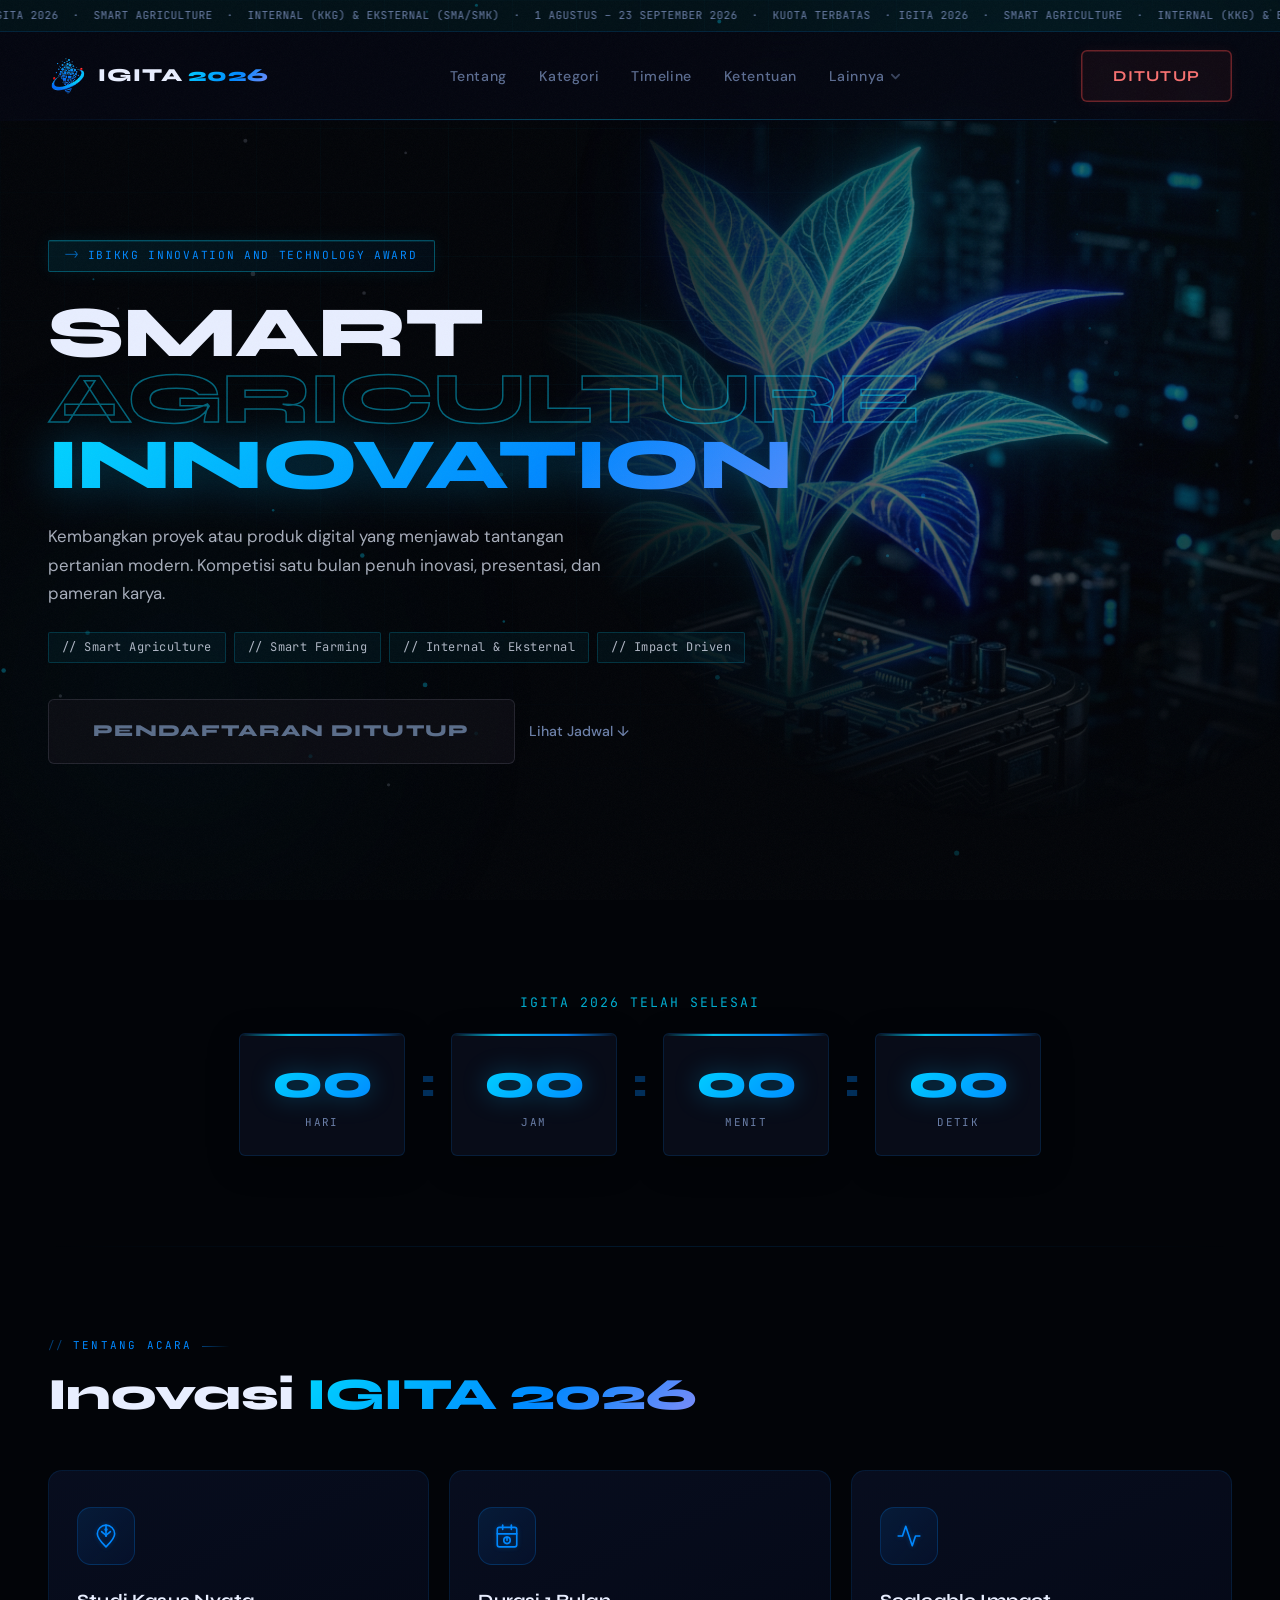
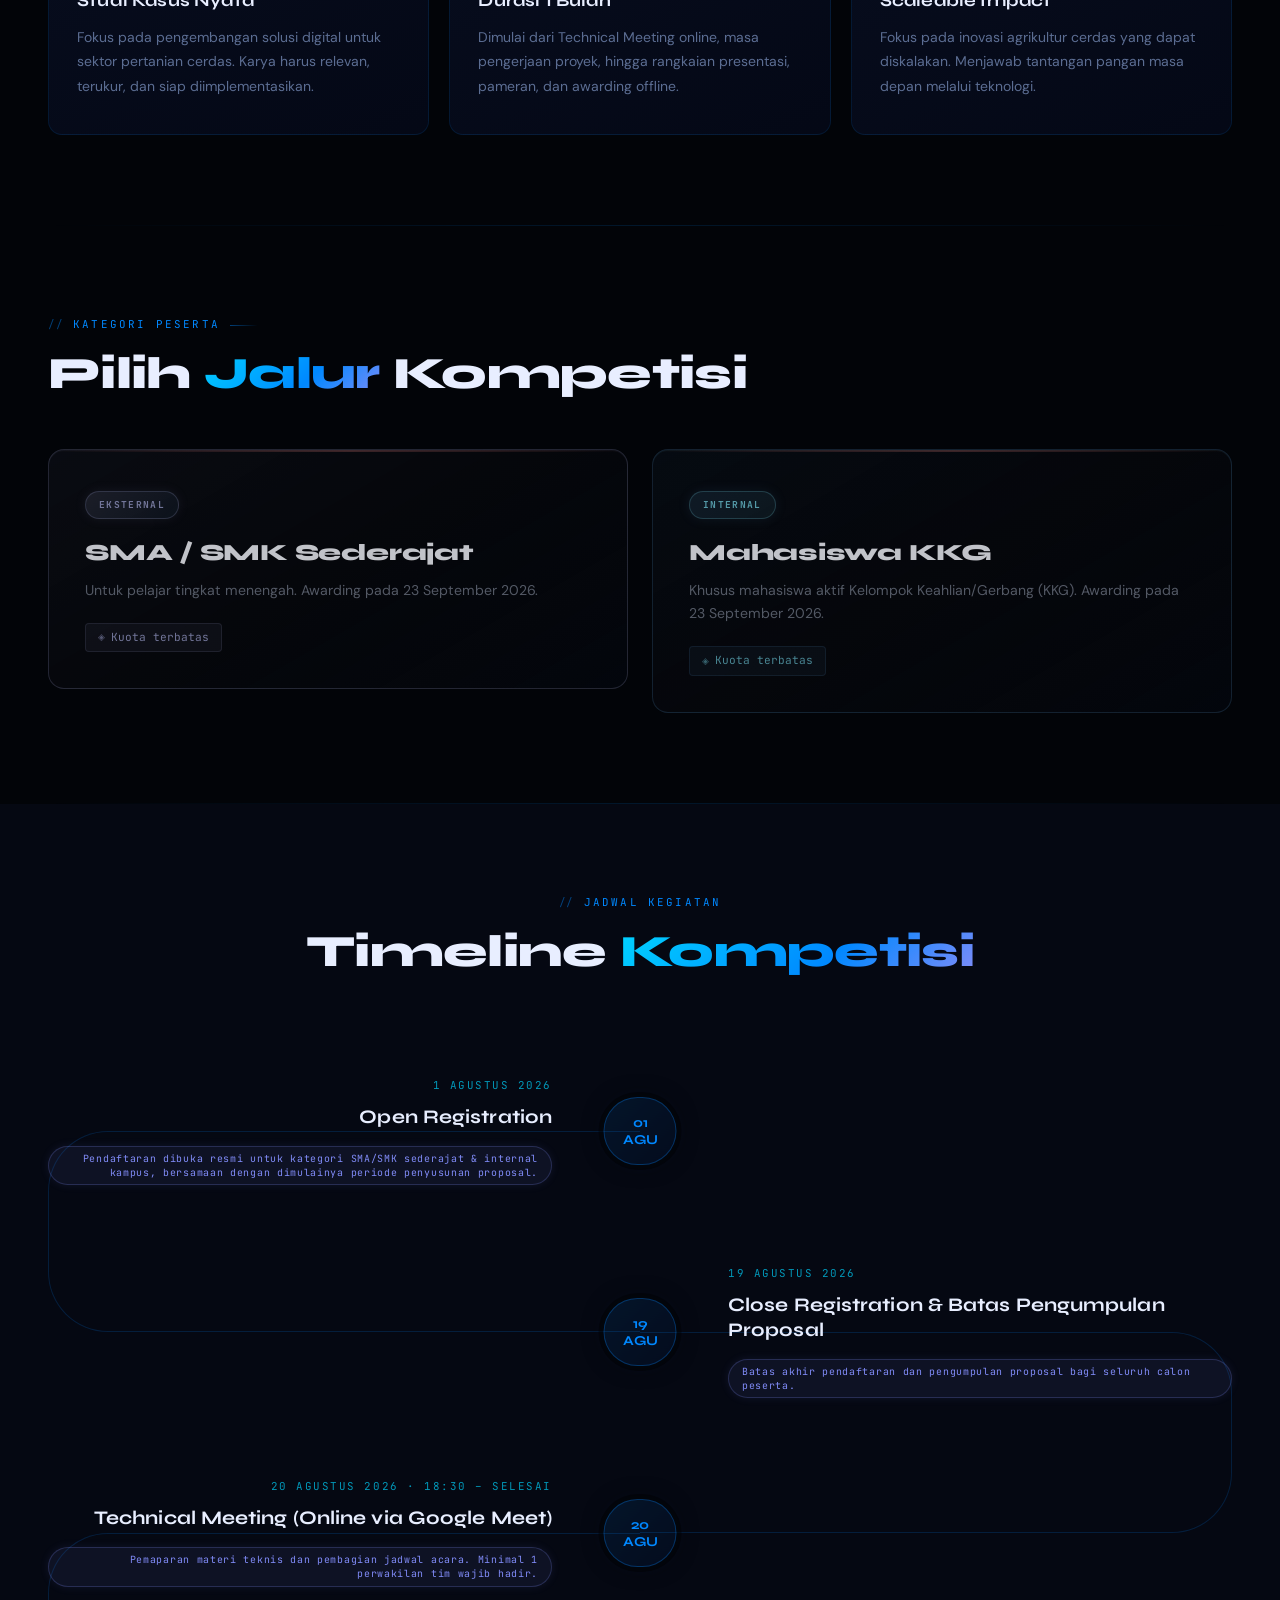
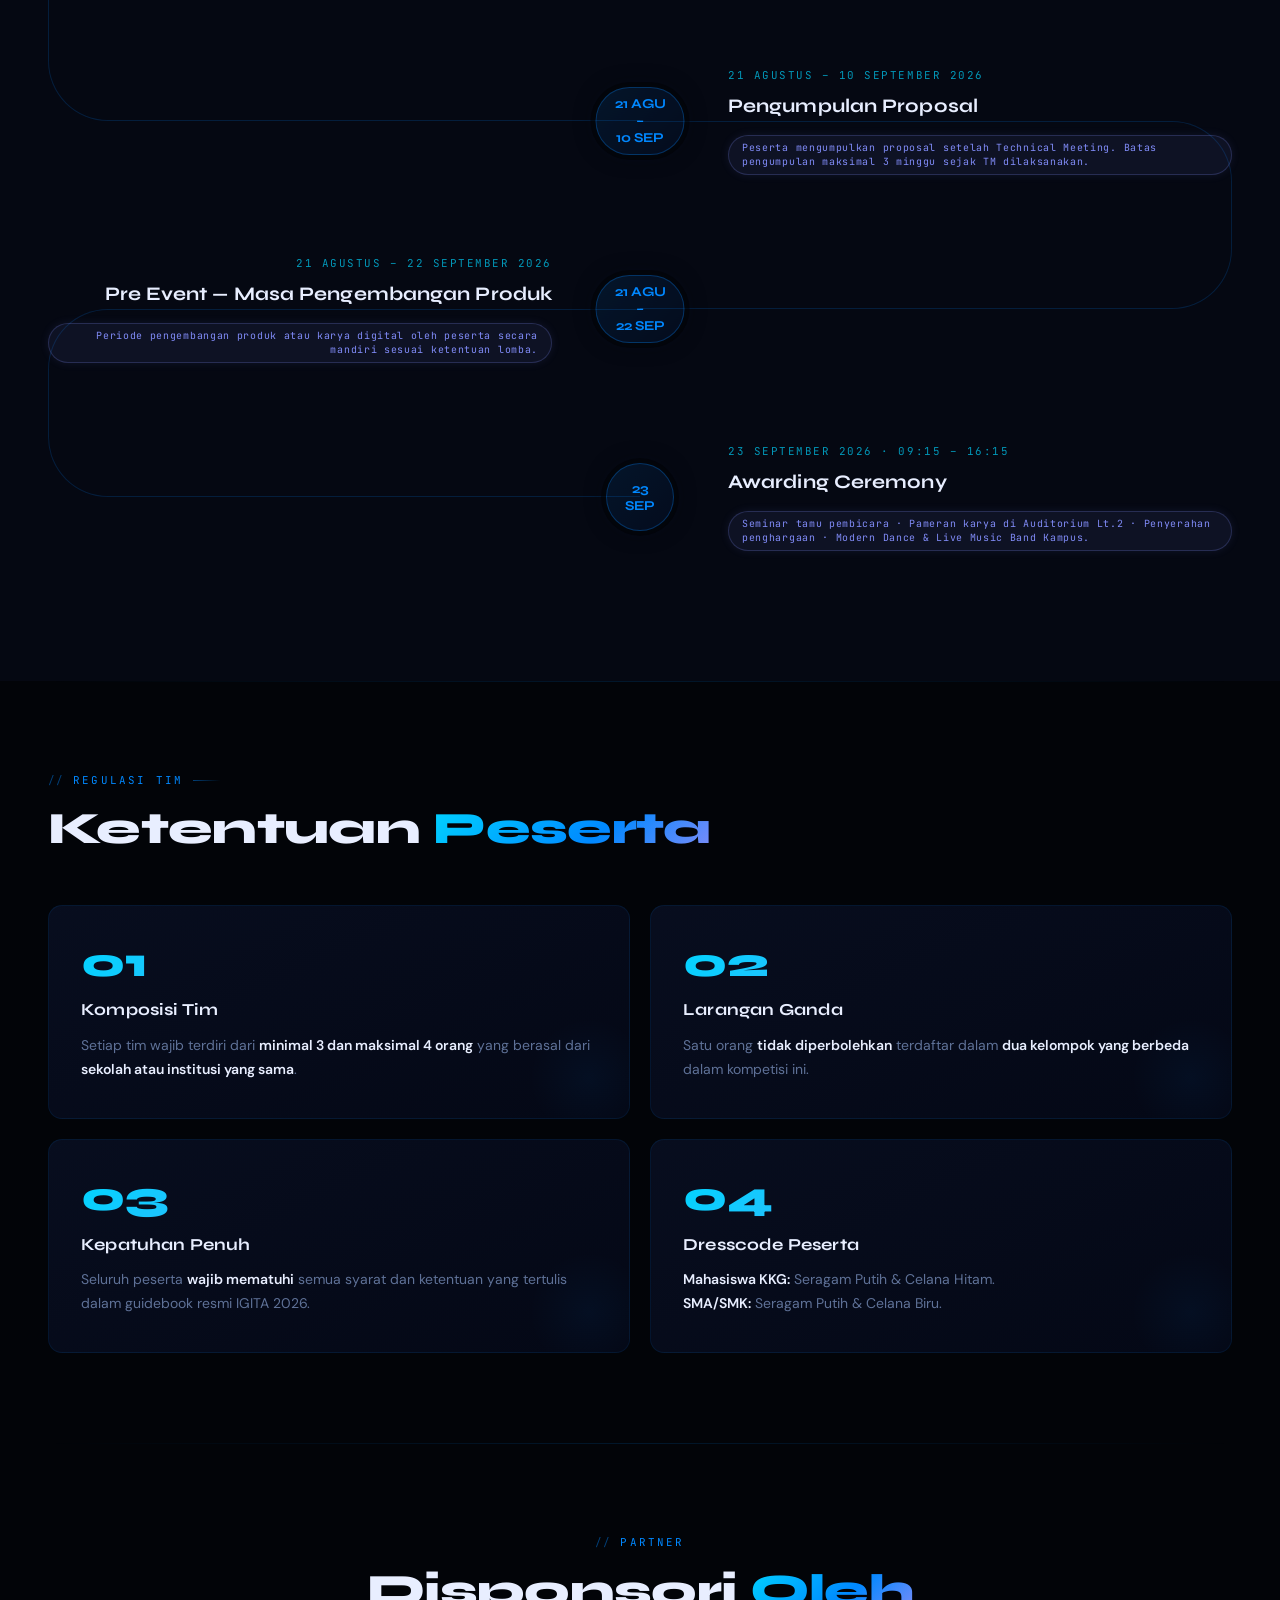
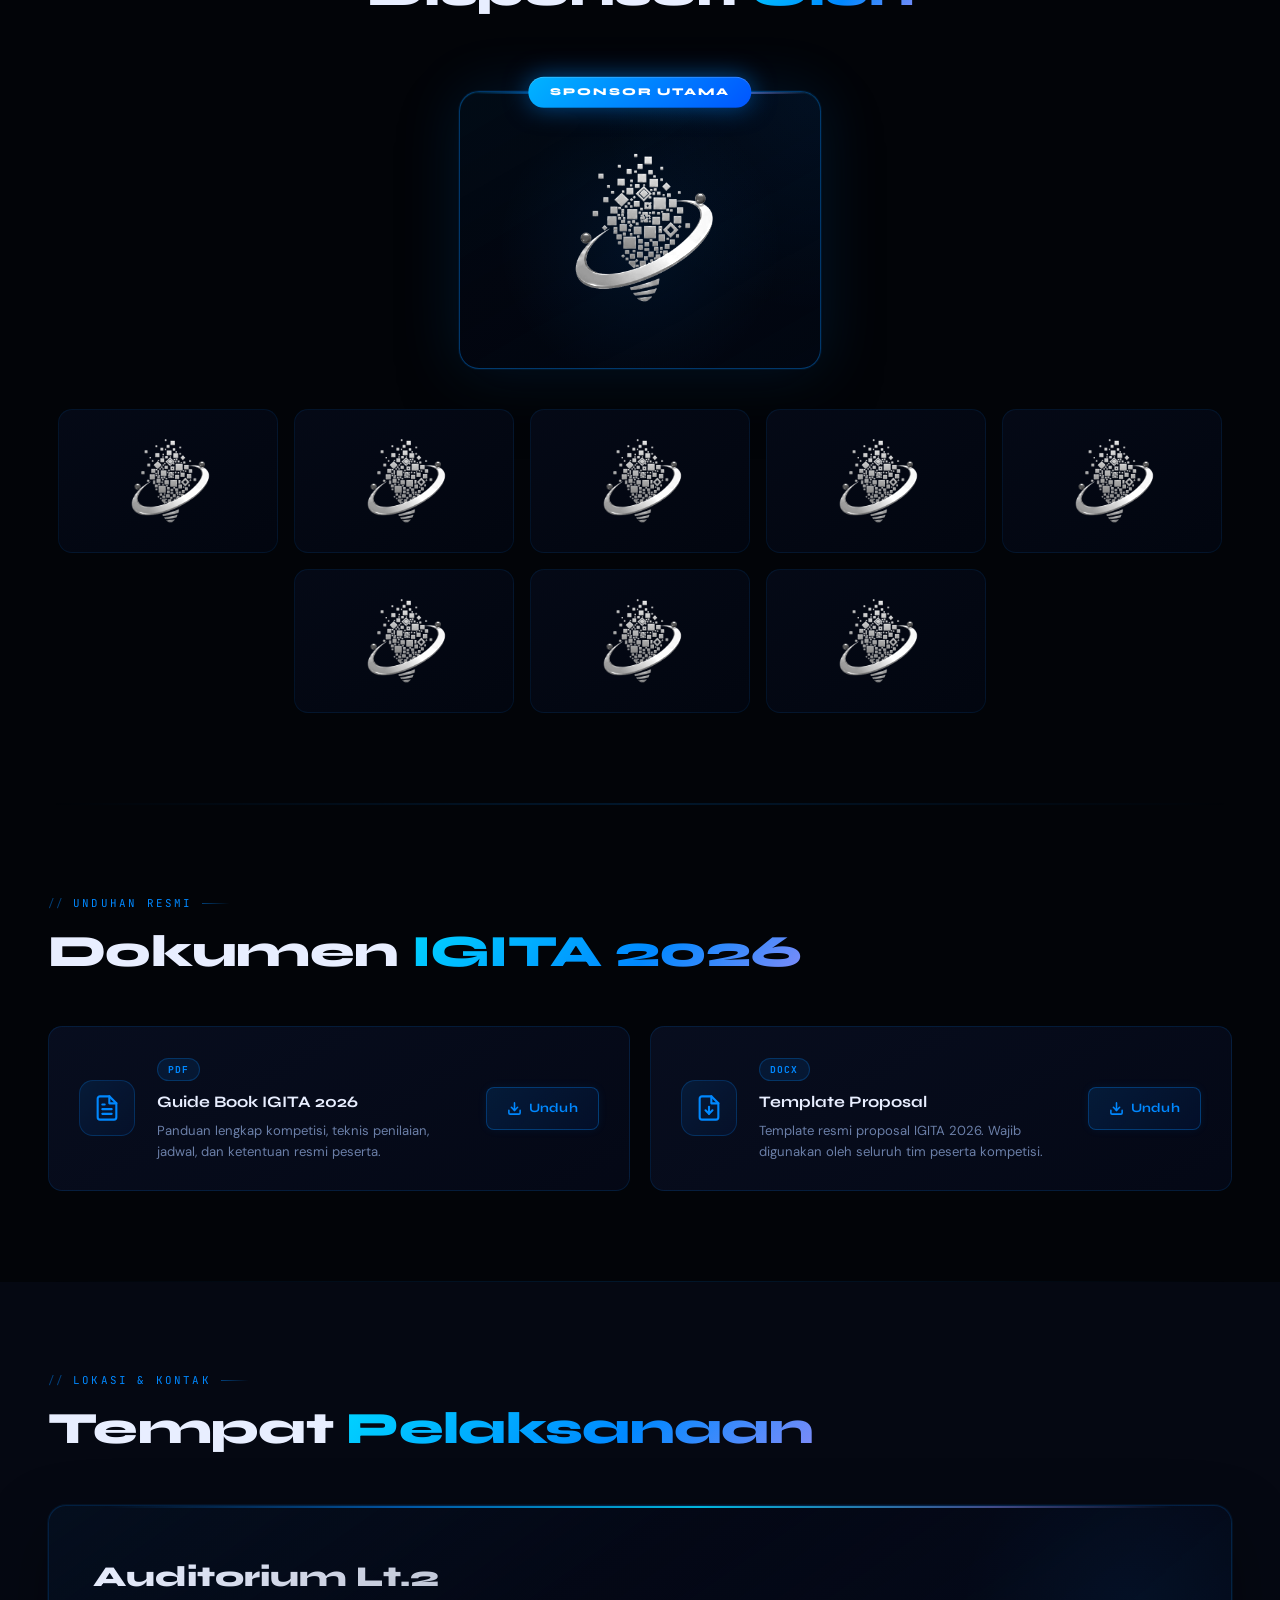
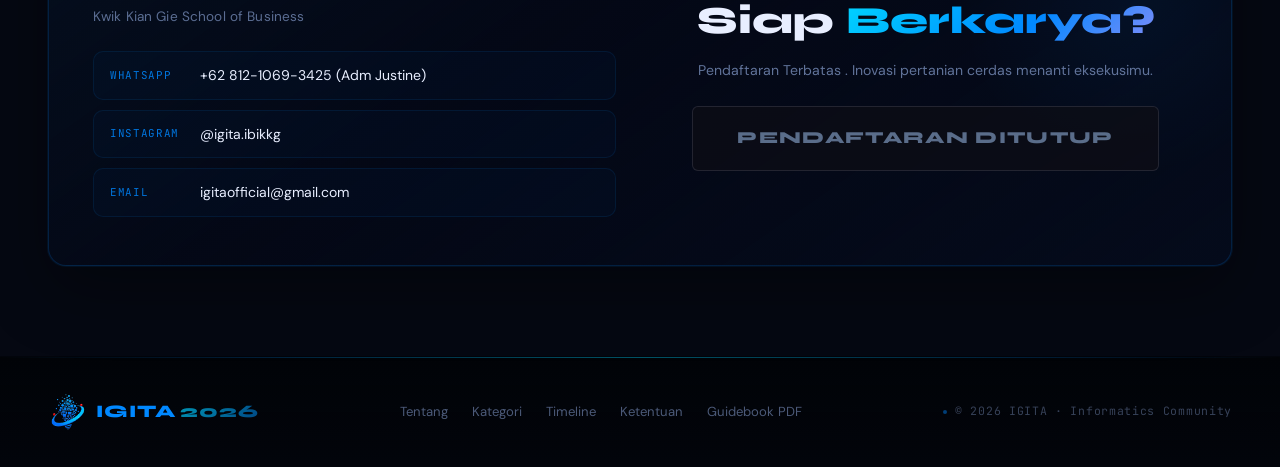
<file: index.html>
<!DOCTYPE html>
<html lang="id">
<head>
  <meta charset="UTF-8">
  <meta name="viewport" content="width=device-width, initial-scale=1.0, maximum-scale=5.0, user-scalable=yes">
  <meta name="mobile-web-app-capable" content="yes">
  <meta name="apple-mobile-web-app-capable" content="yes">
  <meta name="apple-mobile-web-app-status-bar-style" content="black-translucent">
  <meta name="apple-mobile-web-app-title" content="IGITA 2026">
  <meta name="format-detection" content="telephone=no">
  <title>IGITA 2026 | IBIKKG Innovation and Technology Award</title>
  <meta name="description" content="IGITA 2026: Kompetisi pengembangan proyek digital berbasis Smart Agriculture. Untuk Mahasiswa KKG & Siswa SMA/SMK. Kuota terbatas, daftarkan timmu sekarang!">
  <meta property="og:title" content="IGITA 2026 | Smart Agriculture Innovation">
  <meta property="og:description" content="Kompetisi inovasi teknologi pertanian cerdas. 1 Agustus – 23 September 2026. Kuota terbatas · 10 tim per kategori.">
  <meta property="og:type" content="website">
  <meta name="theme-color" content="#06080f">
  <link rel="icon" type="image/png" href="asset/logo.png">
  <link href="https://fonts.googleapis.com/css2?family=Syne:wght@400;600;700;800&family=DM+Sans:wght@300;400;500&family=JetBrains+Mono:wght@400;700&display=swap" rel="stylesheet">
  <link rel="stylesheet" href="style.css">
  <style>
    /* ─────────────────────────────────────────────────────────
       NOTIFICATION MODAL — igita-notif-overlay
       (dipakai untuk pesan "Pendaftaran Ditutup" di index.html)
    ───────────────────────────────────────────────────────── */
    #igita-notif-overlay {
      position: fixed; inset: 0; z-index: 99999;
      display: flex; align-items: center; justify-content: center;
      padding: 20px;
      background: rgba(2,4,8,0);
      backdrop-filter: blur(0px); -webkit-backdrop-filter: blur(0px);
      opacity: 0; pointer-events: none;
      transition: opacity 0.28s cubic-bezier(0.4,0,0.2,1),
                  background 0.28s ease, backdrop-filter 0.28s ease;
    }
    #igita-notif-overlay.open {
      opacity: 1; pointer-events: auto;
      background: rgba(2,4,8,0.78);
      backdrop-filter: blur(12px); -webkit-backdrop-filter: blur(12px);
    }
    .igita-notif-modal {
      position: relative; width: min(440px, 100%);
      background: linear-gradient(150deg, #080f1e 0%, #040a14 100%);
      border: 1px solid rgba(0,136,255,0.14); border-radius: 18px; overflow: hidden;
      transform: scale(0.88) translateY(20px);
      transition: transform 0.36s cubic-bezier(0.16,1,0.3,1);
      box-shadow: 0 0 0 1px rgba(255,255,255,0.04),
                  0 32px 80px rgba(0,0,0,0.65), 0 8px 24px rgba(0,0,0,0.4);
    }
    #igita-notif-overlay.open .igita-notif-modal { transform: scale(1) translateY(0); }

    .notif-accent-bar { height: 2px; width: 100%; }
    .notif-bg-grid {
      position: absolute; inset: 0; pointer-events: none; z-index: 0;
      background-image: linear-gradient(rgba(0,136,255,0.025) 1px, transparent 1px),
                        linear-gradient(90deg, rgba(0,136,255,0.025) 1px, transparent 1px);
      background-size: 38px 38px;
    }
    .notif-glow-orb {
      position: absolute; top: -80px; right: -60px;
      width: 260px; height: 260px; border-radius: 50%;
      filter: blur(60px); pointer-events: none; z-index: 0;
    }
    .notif-icon-ring,
    .notif-type-label,
    .notif-title-el,
    .notif-message-el,
    .notif-code-wrap,
    .notif-ok-btn { position: relative; z-index: 1; }

    .notif-icon-ring {
      width: 68px; height: 68px; border-radius: 50%; border: 1.5px solid;
      display: flex; align-items: center; justify-content: center;
      margin: 36px 0 0 32px; background: rgba(0,0,0,0.35);
    }
    .notif-icon-ring span { display: flex; align-items: center; justify-content: center; }
    .notif-type-label {
      font-family: 'JetBrains Mono', monospace; font-size: 10px;
      letter-spacing: 0.2em; font-weight: 700; margin: 20px 32px 6px;
    }
    .notif-title-el {
      font-family: 'Syne', sans-serif; font-size: 1.35rem; font-weight: 800;
      color: #eef2ff; line-height: 1.25; margin: 0 32px 12px;
    }
    .notif-message-el {
      font-family: 'DM Sans', sans-serif; font-size: 0.875rem;
      color: #7c8db5; line-height: 1.65; margin: 0 32px 24px; white-space: pre-line;
    }
    .notif-code-wrap {
      margin: 0 32px 24px; padding: 14px 16px;
      background: rgba(0,0,0,0.3); border-radius: 10px;
      border: 1px solid rgba(0,136,255,0.1); display: none;
    }
    .notif-code-label {
      font-family: 'JetBrains Mono', monospace; font-size: 9.5px;
      letter-spacing: 0.14em; color: #5a6d8a; margin-bottom: 8px; text-transform: uppercase;
    }
    .notif-code-val {
      font-family: 'JetBrains Mono', monospace; font-size: 1.05rem;
      font-weight: 700; letter-spacing: 0.1em; padding: 10px 14px;
      border-radius: 7px; border: 1px solid; background: rgba(0,0,0,0.25);
      text-align: center;
    }
    .notif-ok-btn {
      display: block; width: calc(100% - 64px); margin: 0 32px 32px;
      padding: 14px 20px; border-radius: 10px; border: 1px solid;
      font-family: 'Syne', sans-serif; font-size: 0.875rem; font-weight: 700;
      letter-spacing: 0.08em; cursor: pointer; position: relative; overflow: hidden;
      transition: transform 0.18s ease, filter 0.18s ease, box-shadow 0.3s ease;
    }
    .notif-ok-btn::before {
      content: ''; position: absolute; inset: 0;
      background: rgba(255,255,255,0); transition: background 0.2s ease;
    }
    .notif-ok-btn:hover { transform: translateY(-1px); filter: brightness(1.08); }
    .notif-ok-btn:hover::before { background: rgba(255,255,255,0.06); }
    .notif-ok-btn:active { transform: scale(0.98) translateY(0); }

    /* ─────────────────────────────────────────────────────────
       REGISTRATION CLOSED — button & link states (index.html)
    ───────────────────────────────────────────────────────── */

    /* Navbar CTA */
    a.nav-cta.reg-closed-btn {
      color: #f87171 !important;
      box-shadow:
        inset 0 0 0 1.5px rgba(239,68,68,0.4),
        0 0 12px rgba(239,68,68,0.07) !important;
      background: rgba(239,68,68,0.05) !important;
      cursor: pointer;
    }
    a.nav-cta.reg-closed-btn::before { display: none !important; }
    a.nav-cta.reg-closed-btn::after  { display: none !important; }
    a.nav-cta.reg-closed-btn:hover {
      color: #fca5a5 !important;
      box-shadow:
        inset 0 0 0 1.5px rgba(239,68,68,0.6),
        0 0 22px rgba(239,68,68,0.14) !important;
      background: rgba(239,68,68,0.09) !important;
      transform: none !important;
    }

    /* Mobile CTA */
    a.mobile-cta.reg-closed-btn,
    .mobile-nav .mobile-cta.reg-closed-btn {
      color: #f87171 !important;
      box-shadow:
        inset 0 0 0 1.5px rgba(239,68,68,0.4),
        0 0 12px rgba(239,68,68,0.07) !important;
      background: rgba(239,68,68,0.05) !important;
    }
    a.mobile-cta.reg-closed-btn::before,
    .mobile-nav .mobile-cta.reg-closed-btn::before { display: none !important; }
    a.mobile-cta.reg-closed-btn::after,
    .mobile-nav .mobile-cta.reg-closed-btn::after  { display: none !important; }
    a.mobile-cta.reg-closed-btn:hover,
    .mobile-nav .mobile-cta.reg-closed-btn:hover {
      color: #fca5a5 !important;
      box-shadow:
        inset 0 0 0 1.5px rgba(239,68,68,0.6),
        0 0 22px rgba(239,68,68,0.14) !important;
      background: rgba(239,68,68,0.09) !important;
      transform: none !important;
    }

    /* Hero / CTA section primary button */
    a.btn-primary.reg-closed-btn {
      background: rgba(15,15,22,0.7) !important;
      border: 1px solid rgba(100,100,120,0.28) !important;
      color: #5a6d8a !important;
      box-shadow: none !important;
      pointer-events: auto; cursor: pointer;
    }
    a.btn-primary.reg-closed-btn:hover { transform: none; filter: none; }
    a.btn-primary.reg-closed-btn::before,
    a.btn-primary.reg-closed-btn::after { display: none !important; }

    /* ── Category card — Closed State (premium) ── */
    a.reg-closed-btn .cat-card {
      position: relative;
      opacity: 0.52;
      filter: saturate(0.4) brightness(0.82);
      transition:
        opacity    0.35s cubic-bezier(0.4, 0, 0.2, 1),
        filter     0.35s cubic-bezier(0.4, 0, 0.2, 1),
        box-shadow 0.35s cubic-bezier(0.4, 0, 0.2, 1),
        transform  0.35s cubic-bezier(0.4, 0, 0.2, 1);
      cursor: pointer;
    }

    /* Red accent bar replaces the normal blue/purple top strip */
    a.reg-closed-btn .cat-card::before {
      background: linear-gradient(
        90deg,
        transparent 0%,
        rgba(239,68,68,0.5) 28%,
        rgba(239,68,68,0.78) 52%,
        rgba(239,68,68,0.45) 76%,
        transparent 100%
      ) !important;
      opacity: 0.55;
      transition: opacity 0.35s ease;
    }

    /* Hover — illuminate, no lift, red border glow */
    a.reg-closed-btn:hover .cat-card {
      opacity: 0.78;
      filter: saturate(0.35) brightness(0.75);
      transform: none !important;
      box-shadow:
        0 0 0 1px rgba(239,68,68,0.3),
        0 0 28px rgba(239,68,68,0.12),
        inset 0 0 40px rgba(239,68,68,0.05);
    }

    /* Keep red accent bar visible on hover */
    a.reg-closed-btn:hover .cat-card::before {
      opacity: 0.7;
    }

    /* Suppress the normal glow-orb ::after — reset to nothing */
    a.reg-closed-btn .cat-card::after {
      content: '';
      position: absolute;
      inset: 0;
      border-radius: inherit;
      background: transparent;
      pointer-events: none;
      z-index: 5;
    }
  </style>
</head>
<body>

  <!-- SVG defs for loader -->
  <svg width="0" height="0" style="position:absolute" aria-hidden="true">
    <defs>
      <linearGradient id="ringGrad" x1="0%" y1="0%" x2="100%" y2="100%">
        <stop offset="0%"   stop-color="#00aaff"/>
        <stop offset="60%"  stop-color="#00d4ff"/>
        <stop offset="100%" stop-color="#0044ff"/>
      </linearGradient>
    </defs>
  </svg>

  <!-- Loading Screen -->
  <div class="loader-screen" id="loader-screen" aria-hidden="true">

    <!-- Grid bg -->
    <div class="loader-grid"></div>

    <!-- Ambient glows -->
    <div class="loader-glow loader-glow--core"></div>
    <div class="loader-glow loader-glow--outer"></div>
    <div class="loader-glow loader-glow--side-l"></div>
    <div class="loader-glow loader-glow--side-r"></div>

    <!-- HUD corners -->
    <div class="loader-corner loader-corner--tl"></div>
    <div class="loader-corner loader-corner--tr"></div>
    <div class="loader-corner loader-corner--bl"></div>
    <div class="loader-corner loader-corner--br"></div>

    <!-- Top HUD -->
    <div class="loader-hud-top">
      <span class="loader-hud-dot"></span>
      <span class="loader-hud-label">IGITA 2026</span>
      <span class="loader-hud-sep"></span>
      <span class="loader-hud-label">SYSTEM BOOT</span>
      <span class="loader-hud-dot"></span>
    </div>

    <div class="loader-content">

      <!-- Ring assembly -->
      <div class="loader-ring-wrap">
        <!-- Deco spinning rings -->
        <div class="loader-deco-ring loader-deco-ring--a"></div>
        <div class="loader-deco-ring loader-deco-ring--b"></div>

        <!-- SVG: 2*pi*66 = 414.69 -->
        <svg class="loader-ring-svg" viewBox="0 0 160 160" fill="none">
          <circle class="loader-ring-track"    cx="80" cy="80" r="66" stroke-width="1.5"/>
          <circle class="loader-ring-ticks"    cx="80" cy="80" r="74" stroke-width="0.8"/>
          <circle class="loader-ring-progress" id="loader-ring-progress"
            cx="80" cy="80" r="66" stroke-width="3.5"
            stroke-dasharray="414.69" stroke-dashoffset="414.69"
            stroke-linecap="round"/>
          <circle class="loader-ring-inner"    cx="80" cy="80" r="56" stroke-width="0.5"/>
        </svg>

        <!-- Center -->
        <div class="loader-ring-center">
          <img src="asset/logo.png" alt="IGITA 2026" class="loader-logo">
          <div class="loader-pct" id="loader-pct">0<span>%</span></div>
        </div>

        <!-- Orbiting dots -->
        <div class="loader-orbit loader-orbit--a">
          <div class="loader-orbit-dot"></div>
        </div>
        <div class="loader-orbit loader-orbit--b">
          <div class="loader-orbit-dot loader-orbit-dot--sm"></div>
        </div>
      </div>

      <!-- Brand text gradient -->
      <div class="loader-brand">
        <span class="loader-brand-igita">IGITA</span>
        <span class="loader-brand-year">2026</span>
      </div>
      <div class="loader-subtitle">IBIKKG Innovation &amp; Technology Award</div>

      <!-- Status -->
      <div class="loader-bottom">
        <div class="loader-bar-track">
          <div class="loader-bar-fill" id="loader-bar"></div>
        </div>
        <div class="loader-status-row">
          <span class="loader-text" id="loader-text">Memuat...</span>
          <span class="loader-pct-sm" id="loader-pct-sm">0%</span>
        </div>
      </div>

    </div>

  </div>
  <!-- SVG Filter: mengubah warna logo menjadi cyan tema web #00d4ff -->
  <svg style="display:none" aria-hidden="true">
    <defs>
      <filter id="logo-cyan" color-interpolation-filters="sRGB">
        <feColorMatrix type="matrix" values="
          0 0 0 0 0.00
          0 0 0 0 0.83
          0 0 0 0 1.00
          0 0 0 1 0
        "/>
      </filter>
    </defs>
  </svg>

  <a href="#main-content" class="skip-link">Langsung ke konten</a>

  <div class="global-bg" aria-hidden="true">
    <div class="global-grid"></div>
    <div class="global-glow glow-1"></div>
    <div class="global-glow glow-2"></div>
    <canvas id="particle-canvas"></canvas>
  </div>

  <div class="status-bar" aria-hidden="true">
    <div class="status-scroll">
      <span>IGITA 2026 &nbsp;·&nbsp; SMART AGRICULTURE &nbsp;·&nbsp; INTERNAL (KKG) &amp; EKSTERNAL (SMA/SMK) &nbsp;·&nbsp; 1 AGUSTUS – 23 SEPTEMBER 2026 &nbsp;·&nbsp; KUOTA TERBATAS &nbsp;·&nbsp;</span>
      <span>IGITA 2026 &nbsp;·&nbsp; SMART AGRICULTURE &nbsp;·&nbsp; INTERNAL (KKG) &amp; EKSTERNAL (SMA/SMK) &nbsp;·&nbsp; 1 AGUSTUS – 23 SEPTEMBER 2026 &nbsp;·&nbsp; KUOTA TERBATAS &nbsp;·&nbsp;</span>
    </div>
  </div>

  <nav id="navbar" aria-label="Navigasi Utama">
    <div class="nav-logo">
      <img src="asset/logo.png" alt="" class="nav-logo-img">
      <span class="nav-logo-text">IGITA<span class="nav-logo-year">2026</span></span>
    </div>
    <div class="nav-links">
      <a href="#concept">Tentang</a>
      <a href="#categories">Kategori</a>
      <a href="#timeline">Timeline</a>
      <a href="#rules">Ketentuan</a>
      <div class="nav-dropdown">
        <button class="nav-dropdown-trigger" id="nav-dropdown-btn"
                aria-expanded="false" aria-haspopup="true" type="button">
          Lainnya
          <svg class="nav-dropdown-chevron" width="11" height="11" viewBox="0 0 12 12"
               fill="none" stroke="currentColor" stroke-width="2"
               stroke-linecap="round" stroke-linejoin="round" aria-hidden="true">
            <polyline points="2 4 6 8 10 4"/>
          </svg>
        </button>
        <div class="nav-dropdown-panel" id="nav-dropdown-panel" aria-hidden="true">
          <a href="#sponsors">Sponsor</a>
          <a href="#downloads">Dokumen</a>
          <a href="#contact">Kontak</a>
        </div>
      </div>
    </div>
    <a href="daftar.html" class="nav-cta"><span>Daftar Tim</span></a>
    <button class="nav-burger" id="nav-burger" aria-label="Buka menu navigasi" aria-expanded="false" aria-controls="mobile-nav" type="button">
      <span></span><span></span><span></span>
    </button>
  </nav>

  <div class="mobile-nav-backdrop" id="mobile-nav-backdrop" aria-hidden="true"></div>

  <nav class="mobile-nav" id="mobile-nav" aria-label="Navigasi Mobile" aria-hidden="true">
    <button class="mobile-nav-close" id="mobile-nav-close" aria-label="Tutup menu">✕</button>
    <div class="mobile-nav-header" aria-hidden="true">
      <span class="mobile-nav-label">// NAVIGASI</span>
    </div>
    <a href="#concept"><span class="nav-num">01</span>Tentang</a>
    <a href="#categories"><span class="nav-num">02</span>Kategori</a>
    <a href="#timeline"><span class="nav-num">03</span>Timeline</a>
    <a href="#rules"><span class="nav-num">04</span>Ketentuan</a>
    <a href="#sponsors"><span class="nav-num">05</span>Sponsor</a>
    <a href="#downloads"><span class="nav-num">06</span>Dokumen</a>
    <a href="#contact"><span class="nav-num">07</span>Kontak</a>
    <div class="mobile-nav-divider" aria-hidden="true"></div>
    <a href="daftar.html" class="mobile-cta"><span>Daftar Tim</span></a>
  </nav>

  <main id="main-content">
    <section class="hero">
      <div class="hero-bg-asset" aria-hidden="true">
        <img src="asset/smart-agro.png" alt="" class="bg-agro-img">
      </div>
      <div class="hero-content">
        <div class="hero-badge">IBIKKG Innovation and Technology Award</div>
        <h1 class="hero-title">
          <span class="line1">SMART</span>
          <span class="line2">AGRICULTURE</span>
          <span class="line3">INNOVATION</span>
        </h1>
        <p class="hero-sub">Kembangkan proyek atau produk digital yang menjawab tantangan pertanian modern. Kompetisi satu bulan penuh inovasi, presentasi, dan pameran karya.</p>
        <div class="hero-tags">
          <div class="hero-tag">// Smart Agriculture</div>
          <div class="hero-tag">// Smart Farming</div>
          <div class="hero-tag">// Internal &amp; Eksternal</div>
          <div class="hero-tag">// Impact Driven</div>
        </div>
        <div class="hero-actions">
          <a href="daftar.html" class="btn-primary">Daftar Tim</a>
          <a href="#timeline" class="btn-secondary">Lihat Jadwal ↓</a>
        </div>
      </div>
    </section>

    <div class="countdown-section">
      <div class="countdown-label">Open Registration dalam</div>
      <div class="countdown-wrap">
        <div class="count-block"><div class="count-num" id="cd-days">--</div><div class="count-label">Hari</div></div>
        <div class="count-sep">:</div>
        <div class="count-block"><div class="count-num" id="cd-hours">--</div><div class="count-label">Jam</div></div>
        <div class="count-sep">:</div>
        <div class="count-block"><div class="count-num" id="cd-mins">--</div><div class="count-label">Menit</div></div>
        <div class="count-sep">:</div>
        <div class="count-block"><div class="count-num" id="cd-secs">--</div><div class="count-label">Detik</div></div>
      </div>
    </div>

    <div class="divider"></div>

    <section id="concept">
      <div class="section-label">Tentang Acara</div>
      <h2 class="section-title">Inovasi <em>IGITA 2026</em></h2>
      <div class="concept-grid reveal">
        <div class="concept-card">
          <div class="icon-box">
            <svg class="icon-modern" viewBox="0 0 24 24" fill="none" stroke="currentColor" stroke-width="1.5" stroke-linecap="round" stroke-linejoin="round" aria-hidden="true">
              <path d="M12 22c4-4 8-7.5 8-12a8 8 0 1 0-16 0c0 4.5 4 8 8 12z"/><path d="M12 12V2"/><path d="M8 8c2 2 4 3 4 4"/><path d="M16 8c-2 2-4 3-4 4"/><circle cx="12" cy="6" r="1.5" fill="currentColor" stroke="none"/>
            </svg>
          </div>
          <div class="card-title">Studi Kasus Nyata</div>
          <div class="card-desc">Fokus pada pengembangan solusi digital untuk sektor pertanian cerdas. Karya harus relevan, terukur, dan siap diimplementasikan.</div>
        </div>
        <div class="concept-card">
          <div class="icon-box">
            <svg class="icon-modern" viewBox="0 0 24 24" fill="none" stroke="currentColor" stroke-width="1.5" stroke-linecap="round" stroke-linejoin="round" aria-hidden="true">
              <rect x="3" y="4" width="18" height="18" rx="2"/><path d="M16 2v4"/><path d="M8 2v4"/><path d="M3 10h18"/><circle cx="12" cy="16" r="3"/><path d="M12 13v3"/>
            </svg>
          </div>
          <div class="card-title">Durasi 1 Bulan</div>
          <div class="card-desc">Dimulai dari Technical Meeting online, masa pengerjaan proyek, hingga rangkaian presentasi, pameran, dan awarding offline.</div>
        </div>
        <div class="concept-card">
          <div class="icon-box">
            <svg class="icon-modern" viewBox="0 0 24 24" fill="none" stroke="currentColor" stroke-width="1.5" stroke-linecap="round" stroke-linejoin="round" aria-hidden="true">
              <polyline points="22 12 18 12 15 21 9 3 6 12 2 12"></polyline>
            </svg>
          </div>
          <div class="card-title">Scaleable Impact</div>
          <div class="card-desc">Fokus pada inovasi agrikultur cerdas yang dapat diskalakan. Menjawab tantangan pangan masa depan melalui teknologi.</div>
        </div>
      </div>
    </section>

    <div class="divider"></div>

    <section id="categories">
      <div class="section-label">Kategori Peserta</div>
      <h2 class="section-title">Pilih <em>Jalur</em> Kompetisi</h2>
      <div class="cat-grid reveal">
        <a href="daftar.html?kategori=external" style="text-decoration: none; color: inherit;">
          <div class="cat-card external">
            <div class="cat-badge">EKSTERNAL</div>
            <div class="cat-title">SMA / SMK Sederajat</div>
            <div class="cat-desc">Untuk pelajar tingkat menengah. Awarding pada 23 September 2026.</div>
            <div class="cat-quota">Kuota terbatas</div>
          </div>
        </a>

        <a href="daftar.html?kategori=internal" style="text-decoration: none; color: inherit;">
          <div class="cat-card internal">
            <div class="cat-badge">INTERNAL</div>
            <div class="cat-title">Mahasiswa KKG</div>
            <div class="cat-desc">Khusus mahasiswa aktif Kelompok Keahlian/Gerbang (KKG). Awarding pada 23 September 2026.</div>
            <div class="cat-quota">Kuota terbatas</div>
          </div>
        </a>
      </div>
    </section>

    <div class="divider"></div>

    <section class="timeline-section" id="timeline">
      <div class="section-label">Jadwal Kegiatan</div>
      <h2 class="section-title">Timeline <em>Kompetisi</em></h2>
      <div class="timeline reveal">
        <div class="tl-item" data-start="2026-08-01" data-end="2026-08-01">
          <div class="tl-dot">01<br>AGU</div>
          <div class="tl-content">
            <div class="tl-date">1 Agustus 2026</div>
            <div class="tl-title">Open Registration</div>
            <div class="tl-status">Pendaftaran dibuka resmi untuk kategori SMA/SMK sederajat &amp; internal kampus, bersamaan dengan dimulainya periode penyusunan proposal.</div>
          </div>
        </div>
        <div class="tl-item" data-start="2026-08-19" data-end="2026-08-19">
          <div class="tl-dot">19<br>AGU</div>
          <div class="tl-content">
            <div class="tl-date">19 Agustus 2026</div>
            <div class="tl-title">Close Registration &amp; Batas Pengumpulan Proposal</div>
            <div class="tl-status">Batas akhir pendaftaran dan pengumpulan proposal bagi seluruh calon peserta.</div>
          </div>
        </div>
        <div class="tl-item" data-start="2026-08-20" data-end="2026-08-20">
          <div class="tl-dot">20<br>AGU</div>
          <div class="tl-content">
            <div class="tl-date">20 Agustus 2026 · 18:30 – Selesai</div>
            <div class="tl-title">Technical Meeting (Online via Google Meet)</div>
            <div class="tl-status">Pemaparan materi teknis dan pembagian jadwal acara. Minimal 1 perwakilan tim wajib hadir.</div>
          </div>
        </div>
        <div class="tl-item" data-start="2026-08-21" data-end="2026-09-10">
          <div class="tl-dot">21 AGU<br>–<br>10 SEP</div>
          <div class="tl-content">
            <div class="tl-date">21 Agustus – 10 September 2026</div>
            <div class="tl-title">Pengumpulan Proposal</div>
            <div class="tl-status">Peserta mengumpulkan proposal setelah Technical Meeting. Batas pengumpulan maksimal 3 minggu sejak TM dilaksanakan.</div>
          </div>
        </div>
        <div class="tl-item" data-start="2026-08-21" data-end="2026-09-22">
          <div class="tl-dot">21 AGU<br>–<br>22 SEP</div>
          <div class="tl-content">
            <div class="tl-date">21 Agustus – 22 September 2026</div>
            <div class="tl-title">Pre Event — Masa Pengembangan Produk</div>
            <div class="tl-status">Periode pengembangan produk atau karya digital oleh peserta secara mandiri sesuai ketentuan lomba.</div>
          </div>
        </div>
        <div class="tl-item" data-start="2026-09-23" data-end="2026-09-23">
          <div class="tl-dot">23<br>SEP</div>
          <div class="tl-content">
            <div class="tl-date">23 September 2026 · 09:15 – 16:15</div>
            <div class="tl-title">Awarding Ceremony</div>
            <div class="tl-status">Seminar tamu pembicara · Pameran karya di Auditorium Lt.2 · Penyerahan penghargaan · Modern Dance &amp; Live Music Band Kampus.</div>
          </div>
        </div>
      </div>
    </section>

    <div class="divider"></div>

    <section id="rules">
      <div class="section-label">Regulasi Tim</div>
      <h2 class="section-title">Ketentuan <em>Peserta</em></h2>
      <div class="rules-grid reveal">
        <div class="rule-card">
          <div class="rule-num">01</div>
          <div class="rule-title">Komposisi Tim</div>
          <div class="rule-desc">Setiap tim wajib terdiri dari <strong>minimal 3 dan maksimal 4 orang</strong> yang berasal dari <strong>sekolah atau institusi yang sama</strong>.</div>
        </div>
        <div class="rule-card">
          <div class="rule-num">02</div>
          <div class="rule-title">Larangan Ganda</div>
          <div class="rule-desc">Satu orang <strong>tidak diperbolehkan</strong> terdaftar dalam <strong>dua kelompok yang berbeda</strong> dalam kompetisi ini.</div>
        </div>
        <div class="rule-card">
          <div class="rule-num">03</div>
          <div class="rule-title">Kepatuhan Penuh</div>
          <div class="rule-desc">Seluruh peserta <strong>wajib mematuhi</strong> semua syarat dan ketentuan yang tertulis dalam guidebook resmi IGITA 2026.</div>
        </div>
        <div class="rule-card">
          <div class="rule-num">04</div>
          <div class="rule-title">Dresscode Peserta</div>
          <div class="rule-desc"><strong>Mahasiswa KKG:</strong> Seragam Putih &amp; Celana Hitam.<br><strong>SMA/SMK:</strong> Seragam Putih &amp; Celana Biru.</div>
        </div>
      </div>
    </section>

    <div class="divider"></div>

    <section id="sponsors" class="sponsors-section">
      <div class="section-label">Partner</div>
      <h2 class="section-title">Disponsori <em>Oleh</em></h2>
      
      <div class="sponsors-premium reveal">
        <div class="sponsor-card premium">
          <div class="premium-glow"></div>
          <img src="asset/logo.png" alt="Sponsor Utama" class="sponsor-img">
          <div class="sponsor-tier">SPONSOR UTAMA</div>
        </div>
      </div>

      <div class="sponsors-regular reveal">
        <div class="sponsor-card">
          <img src="asset/logo.png" alt="Sponsor" class="sponsor-img">
        </div>
        <div class="sponsor-card">
          <img src="asset/logo.png" alt="Sponsor" class="sponsor-img">
        </div>
        <div class="sponsor-card">
          <img src="asset/logo.png" alt="Sponsor" class="sponsor-img">
        </div>
        <div class="sponsor-card">
          <img src="asset/logo.png" alt="Sponsor" class="sponsor-img">
        </div>
        <div class="sponsor-card">
          <img src="asset/logo.png" alt="Sponsor" class="sponsor-img">
        </div>
        <div class="sponsor-card">
          <img src="asset/logo.png" alt="Sponsor" class="sponsor-img">
        </div>
        <div class="sponsor-card">
          <img src="asset/logo.png" alt="Sponsor" class="sponsor-img">
        </div>
        <div class="sponsor-card">
          <img src="asset/logo.png" alt="Sponsor" class="sponsor-img">
        </div>
      </div>
    </section>

    <div class="divider"></div>

    <div class="divider"></div>

    <section id="downloads" class="downloads-section">
      <div class="section-label">Unduhan Resmi</div>
      <h2 class="section-title">Dokumen <em>IGITA 2026</em></h2>
      <div class="downloads-grid reveal">
        <div class="download-card">
          <div class="download-icon">
            <svg width="28" height="28" viewBox="0 0 24 24" fill="none" stroke="currentColor" stroke-width="1.8" stroke-linecap="round" stroke-linejoin="round"><path d="M14 2H6a2 2 0 0 0-2 2v16a2 2 0 0 0 2 2h12a2 2 0 0 0 2-2V8z"/><polyline points="14 2 14 8 20 8"/><line x1="16" y1="13" x2="8" y2="13"/><line x1="16" y1="17" x2="8" y2="17"/><polyline points="10 9 9 9 8 9"/></svg>
          </div>
          <div class="download-content">
            <div class="download-badge">PDF</div>
            <div class="download-title">Guide Book IGITA 2026</div>
            <div class="download-desc">Panduan lengkap kompetisi, teknis penilaian, jadwal, dan ketentuan resmi peserta.</div>
          </div>
          <a href="asset/guidebook-igita-2026.pdf" download class="download-btn" aria-label="Download Guide Book IGITA 2026">
            <svg width="15" height="15" viewBox="0 0 24 24" fill="none" stroke="currentColor" stroke-width="2.5" stroke-linecap="round" stroke-linejoin="round"><path d="M21 15v4a2 2 0 0 1-2 2H5a2 2 0 0 1-2-2v-4"/><polyline points="7 10 12 15 17 10"/><line x1="12" y1="15" x2="12" y2="3"/></svg>
            Unduh
          </a>
        </div>

        <div class="download-card">
          <div class="download-icon">
            <svg width="28" height="28" viewBox="0 0 24 24" fill="none" stroke="currentColor" stroke-width="1.8" stroke-linecap="round" stroke-linejoin="round"><path d="M14 2H6a2 2 0 0 0-2 2v16a2 2 0 0 0 2 2h12a2 2 0 0 0 2-2V8z"/><polyline points="14 2 14 8 20 8"/><path d="M12 11v6"/><path d="M9 14l3 3 3-3"/></svg>
          </div>
          <div class="download-content">
            <div class="download-badge">DOCX</div>
            <div class="download-title">Template Proposal</div>
            <div class="download-desc">Template resmi proposal IGITA 2026. Wajib digunakan oleh seluruh tim peserta kompetisi.</div>
          </div>
          <a href="asset/template-proposal-igita-2026.docx" download class="download-btn" aria-label="Download Template Proposal IGITA 2026">
            <svg width="15" height="15" viewBox="0 0 24 24" fill="none" stroke="currentColor" stroke-width="2.5" stroke-linecap="round" stroke-linejoin="round"><path d="M21 15v4a2 2 0 0 1-2 2H5a2 2 0 0 1-2-2v-4"/><polyline points="7 10 12 15 17 10"/><line x1="12" y1="15" x2="12" y2="3"/></svg>
            Unduh
          </a>
        </div>
      </div>
    </section>

    <div class="divider"></div>

    <section class="contact-section" id="contact">
      <div class="section-label">Lokasi &amp; Kontak</div>
      <h2 class="section-title">Tempat <em>Pelaksanaan</em></h2>
      <div class="contact-card reveal">
        <div>
          <div class="contact-name">Auditorium Lt.2</div>
          <div class="contact-role">Kwik Kian Gie School of Business</div>
          <div class="contact-links">
            <a href="https://wa.me/6281210693425" class="contact-link">
              <span class="platform">WhatsApp</span>
              <span>+62 812-1069-3425 (Adm Justine)</span>
            </a>
            <a href="https://www.instagram.com/igita.ibikkg" class="contact-link">
              <span class="platform">Instagram</span>
              <span>@igita.ibikkg</span>
            </a>
            <a href="mailto:igitaofficial@gmail.com" class="contact-link">
              <span class="platform">Email</span>
              <span>igitaofficial@gmail.com</span>
            </a>
          </div>
        </div>
        <div class="contact-cta">
          <div class="cta-big">Siap <em>Berkarya?</em></div>
          <div class="cta-sub">Pendaftaran Terbatas . Inovasi pertanian cerdas menanti eksekusimu.</div>
          <a href="daftar.html" class="btn-primary cta-btn">Form Pendaftaran</a>
        </div>
      </div>
    </section>
  </main>

  <footer>
    <div class="footer-brand">
      <img src="asset/logo.png" alt="" class="footer-logo-img">
      <span class="footer-logo-text">IGITA<span class="footer-logo-year">2026</span></span>
    </div>
    <div class="footer-links">
      <a href="#concept">Tentang</a>
      <a href="#categories">Kategori</a>
      <a href="#timeline">Timeline</a>
      <a href="#rules">Ketentuan</a>
      <a href="#">Guidebook PDF</a>
    </div>
    <div class="footer-copy">© 2026 IGITA · Informatics Community</div>
  </footer>

  

  <!-- Notification Modal — digunakan untuk "Pendaftaran Ditutup" -->
  <div id="igita-notif-overlay" aria-hidden="true">
    <div class="igita-notif-modal" id="igita-notif-modal">
      <div class="notif-accent-bar"  id="notif-accent-bar"></div>
      <div class="notif-bg-grid"    aria-hidden="true"></div>
      <div class="notif-glow-orb"   id="notif-glow-orb"></div>
      <div class="notif-icon-ring"  id="notif-icon-ring">
        <span id="notif-icon-inner"></span>
      </div>
      <div class="notif-type-label" id="notif-type-label"></div>
      <div class="notif-title-el"   id="notif-title-el"></div>
      <div class="notif-message-el" id="notif-message-el"></div>
      <div class="notif-code-wrap"  id="notif-code-wrap">
        <div class="notif-code-label">// Kode Registrasi — Simpan dan hubungi panitia</div>
        <div class="notif-code-val" id="notif-code-val"></div>
      </div>
      <button class="notif-ok-btn" id="notif-ok-btn">Mengerti</button>
    </div>
  </div>

  <script src="script.js"></script>
</body>
</html>
</file>
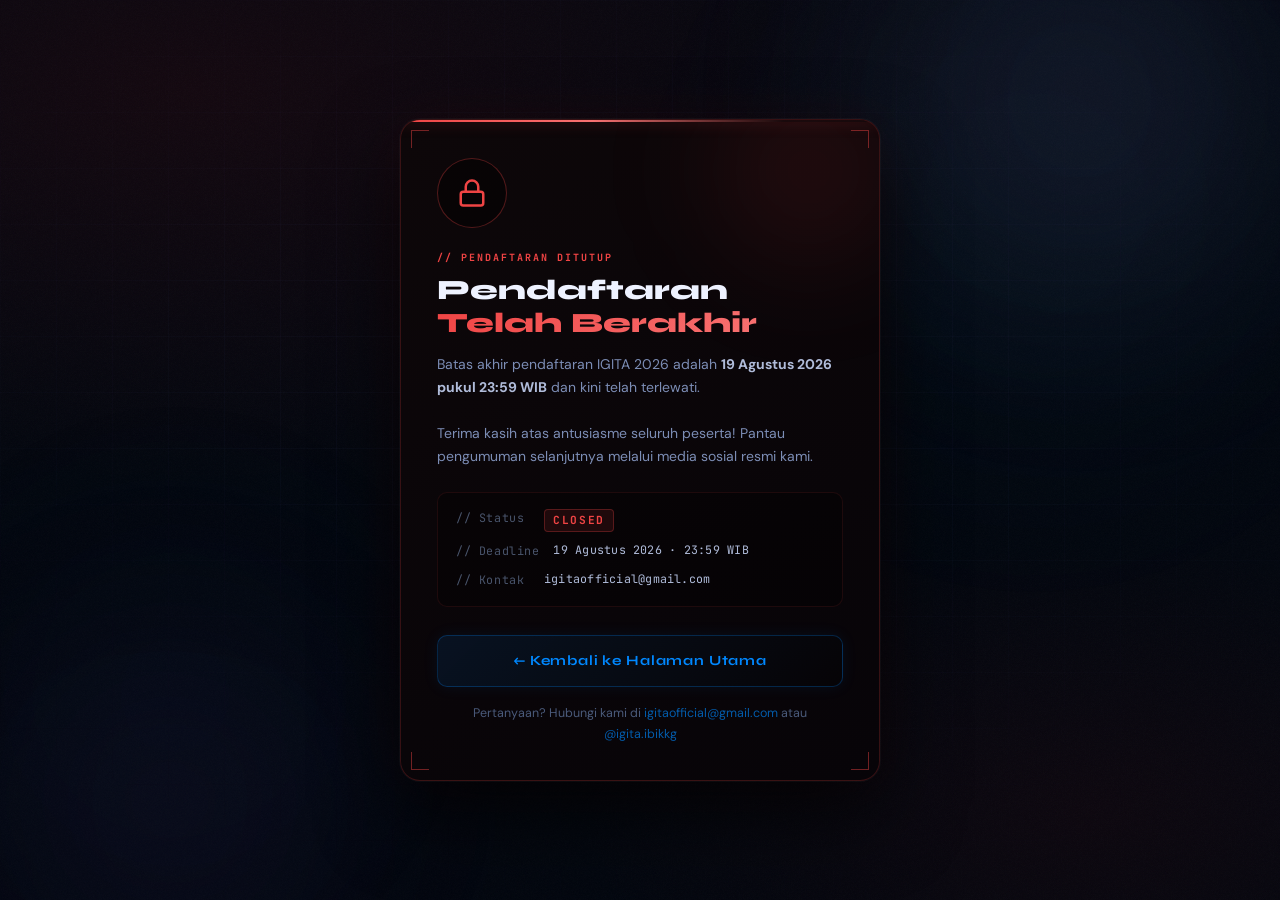
<file: daftar.html>
<!DOCTYPE html>
<html lang="id">
<head>
  <meta charset="UTF-8">
  <meta name="viewport" content="width=device-width, initial-scale=1.0, maximum-scale=5.0, user-scalable=yes">
  <meta name="mobile-web-app-capable" content="yes">
  <meta name="apple-mobile-web-app-capable" content="yes">
  <meta name="apple-mobile-web-app-status-bar-style" content="black-translucent">
  <meta name="apple-mobile-web-app-title" content="IGITA 2026">
  <meta name="format-detection" content="telephone=no">
  <title>Pendaftaran Tim | IGITA 2026</title>
  <meta name="theme-color" content="#020810">
  <link rel="icon" type="image/png" href="asset/logo.png">
  <link href="https://fonts.googleapis.com/css2?family=Syne:wght@400;600;700;800&family=DM+Sans:wght@300;400;500&family=JetBrains+Mono:wght@400;700&display=swap" rel="stylesheet">
  <!-- Early registration deadline check — set class before CSS loads to prevent flash -->
  <script>
    if (new Date() >= new Date('2026-08-19T16:59:59Z')) {
      document.documentElement.classList.add('reg-is-closed');
    }
  </script>

  <link rel="stylesheet" href="style.css">

  <style>
    /* ── Page-level background upgrade ── */
    body.reg-page {
      background: radial-gradient(ellipse 120% 80% at 10% 10%, rgba(0,80,160,0.12) 0%, transparent 55%),
                  radial-gradient(ellipse 80% 60% at 90% 85%, rgba(0,40,120,0.10) 0%, transparent 50%),
                  #02060e;
    }

    /* ── Animated circuit lines on background ── */
    .daftar-bg {
      position: fixed; inset: 0; z-index: 0; pointer-events: none; overflow: hidden;
    }
    .daftar-bg-grid {
      position: absolute; inset: 0;
      background-image:
        linear-gradient(rgba(0,136,255,0.04) 1px, transparent 1px),
        linear-gradient(90deg, rgba(0,136,255,0.04) 1px, transparent 1px);
      background-size: 56px 56px;
      mask-image: radial-gradient(ellipse 85% 70% at 50% 40%, black 0%, transparent 90%);
      -webkit-mask-image: radial-gradient(ellipse 85% 70% at 50% 40%, black 0%, transparent 90%);
    }
    .daftar-orb {
      position: absolute; border-radius: 50%; filter: blur(100px); pointer-events: none;
    }
    .daftar-orb-1 {
      width: 600px; height: 600px; top: -200px; right: -100px;
      background: radial-gradient(circle, rgba(0,136,255,0.12) 0%, transparent 65%);
      animation: orbFloat1 22s ease-in-out infinite alternate;
    }
    .daftar-orb-2 {
      width: 500px; height: 500px; bottom: -150px; left: -80px;
      background: radial-gradient(circle, rgba(0,60,200,0.10) 0%, transparent 65%);
      animation: orbFloat2 28s ease-in-out infinite alternate;
    }
    @keyframes orbFloat1 { 0% { transform: translate(0,0) scale(1); } 100% { transform: translate(-40px,40px) scale(1.08); } }
    @keyframes orbFloat2 { 0% { transform: translate(0,0) scale(1); } 100% { transform: translate(40px,-30px) scale(1.06); } }

    /* ── Progress bar at very top of modal — full gradient, dekoratif ── */
    .reg-progress-track {
      height: 3px; width: 100%;
      background: linear-gradient(90deg, #00d4ff 0%, #0088ff 55%, #818cf8 100%);
      overflow: hidden; position: relative;
      box-shadow: 0 0 10px rgba(0,136,255,0.4);
    }
    .reg-progress-fill {
      display: none;
    }

    /* ── Header circuit decoration ── */
    .reg-header-circuit {
      position: absolute; right: 0; top: 0; bottom: 0;
      width: 120px; opacity: 0.08; pointer-events: none; overflow: hidden;
    }

    /* ── Step ring: spinning conic arc ── */
    @keyframes arcSpin {
      from { transform: rotate(0deg); }
      to   { transform: rotate(360deg); }
    }
    @keyframes arcSpinReverse {
      from { transform: rotate(0deg); }
      to   { transform: rotate(-360deg); }
    }
    @keyframes stepPulse {
      0%, 100% {
        box-shadow: 0 0 0 4px rgba(0,212,255,0.06),
                    0 0 18px rgba(0,212,255,0.22),
                    inset 0 0 10px rgba(0,136,255,0.08);
      }
      50% {
        box-shadow: 0 0 0 7px rgba(0,212,255,0.04),
                    0 0 36px rgba(0,212,255,0.42),
                    inset 0 0 16px rgba(0,136,255,0.16);
      }
    }

    /* Pulse glow on the active step circle */
    .reg-step.active .step-num {
      animation: stepPulse 2.4s ease-in-out infinite;
    }

    /* ── Outer arc: sharp cyan comet with glow ── */
    .reg-step.active .step-num::after {
      content: '';
      position: absolute;
      inset: -4px;
      border-radius: 50%;
      background: conic-gradient(
        from 0deg,
        rgba(0,212,255,0)      0%,
        rgba(0,212,255,0)     50%,
        rgba(0,160,255,0.18)  62%,
        rgba(0,200,255,0.55)  73%,
        rgba(0,220,255,0.9)   83%,
        rgba(180,245,255,1)   89%,
        rgba(0,212,255,0.38)  94%,
        rgba(0,212,255,0)    100%
      );
      -webkit-mask: radial-gradient(farthest-side, transparent calc(100% - 3px), black calc(100% - 0.5px));
      mask:         radial-gradient(farthest-side, transparent calc(100% - 3px), black calc(100% - 0.5px));
      animation: arcSpin 1.2s linear infinite;
      z-index: -1;
      filter: drop-shadow(0 0 5px rgba(0,212,255,0.85));
    }

    /* ── Inner arc: violet/indigo counter-spin ── */
    .reg-step.active .step-num::before {
      content: '';
      position: absolute;
      inset: -8px;
      border-radius: 50%;
      border: none;
      background: conic-gradient(
        from 200deg,
        rgba(129,140,248,0)    0%,
        rgba(129,140,248,0)   55%,
        rgba(99,102,241,0.15) 68%,
        rgba(129,140,248,0.45) 78%,
        rgba(168,175,255,0.82) 86%,
        rgba(129,140,248,0.28) 92%,
        rgba(129,140,248,0)  100%
      );
      -webkit-mask: radial-gradient(farthest-side, transparent calc(100% - 2px), black calc(100% - 0.5px));
      mask:         radial-gradient(farthest-side, transparent calc(100% - 2px), black calc(100% - 0.5px));
      animation: arcSpinReverse 2s linear infinite;
      z-index: -1;
      filter: drop-shadow(0 0 3px rgba(129,140,248,0.6));
    }

    /* Override ::before for done/inactive steps (from style.css they have track ring) */
    .reg-step:not(.active) .step-num::before {
      animation: none;
    }
    .reg-step.done .step-num::after {
      display: none;
    }

    /* ── Member card role color variants ── */
    .member-card.ketua::before {
      background: linear-gradient(180deg, rgba(0,212,255,0.8), rgba(0,136,255,0.4));
    }
    .member-card.wakil::before {
      background: linear-gradient(180deg, rgba(0,136,255,0.7), rgba(0,80,200,0.3));
    }
    .member-card.anggota::before {
      background: linear-gradient(180deg, rgba(0,80,180,0.5), rgba(0,40,120,0.2));
    }

    /* ── Section icon chip ── */
    .sec-icon {
      display: flex; align-items: center; justify-content: center;
      width: 26px; height: 26px;
      background: rgba(0,136,255,0.08);
      border: 1px solid rgba(0,136,255,0.18);
      border-radius: 6px;
      flex-shrink: 0;
      align-self: center;
      position: relative;
    }
    .sec-icon svg { display: block; }

    /* ── Kembali button upgrade ── */
    .btn-back-fixed {
      position: fixed; z-index: 9500;
      display: inline-flex; align-items: center; gap: 8px;
      background: rgba(4,10,24,0.85); backdrop-filter: blur(12px);
      border: 1px solid rgba(0,136,255,0.2); color: var(--muted);
      padding: 9px 14px 9px 11px;
      border-radius: 10px; font-size: 0.8rem; font-weight: 600;
      font-family: 'Syne', sans-serif; text-decoration: none;
      transition: all 0.25s; letter-spacing: 0.02em;
    }
    .btn-back-fixed:hover {
      border-color: rgba(0,212,255,0.45); color: var(--text);
      background: rgba(0,80,160,0.15);
      box-shadow: 0 0 16px rgba(0,136,255,0.2);
      transform: translateX(-2px);
    }
    .btn-back-fixed svg { color: var(--accent); }

    /* ── Quota info accent line ── */
    .quota-info-accent {
      display: inline-block; width: 30px; height: 1px;
      background: linear-gradient(90deg, rgba(0,212,255,0.8), transparent);
      vertical-align: middle; margin: 0 6px;
    }

    /* ── File upload drag-over (handled in style.css) ── */

    /* ── Form helper note (below a form-row, full width) ── */
    .form-helper-note {
      display: flex;
      align-items: flex-start;
      gap: 6px;
      font-family: 'JetBrains Mono', monospace;
      font-size: 0.6rem;
      color: rgba(107,127,168,0.65);
      letter-spacing: 0.02em;
      line-height: 1.55;
      margin-top: -6px;
      margin-bottom: 14px;
      white-space: normal;
    }
    .form-helper-note svg {
      flex-shrink: 0;
      margin-top: 2px;
      color: rgba(0,136,255,0.5);
    }

    /* ── Agreement checked state ── */
    .form-agreement:has(.custom-checkbox-input:checked) {
      border-color: rgba(0,212,255,0.3);
      background: rgba(0,136,255,0.05);
      box-shadow: 0 0 20px rgba(0,136,255,0.08);
    }

    /* ── Quota state styles ── */
    .cat-select-card.quota-full {
      opacity: 0.45;
      pointer-events: none;
      cursor: not-allowed;
      position: relative;
    }
    .cat-select-card.quota-full .cat-card-badge {
      background: rgba(255,60,60,0.12) !important;
      color: rgba(255,80,80,0.75) !important;
      border-color: rgba(255,60,60,0.3) !important;
    }
    .quota-full-badge {
      display: inline-flex;
      align-items: center;
      gap: 5px;
      font-size: 0.62rem;
      font-weight: 700;
      letter-spacing: 0.07em;
      color: rgba(255,80,80,0.9);
      background: rgba(255,40,40,0.08);
      border: 1px solid rgba(255,60,60,0.25);
      border-radius: 4px;
      padding: 3px 8px;
      margin-top: 8px;
      font-family: 'JetBrains Mono', monospace;
      width: fit-content;
    }
    .cat-card-quota-info {
      font-size: 0.61rem;
      color: rgba(140,165,210,0.6);
      font-family: 'JetBrains Mono', monospace;
      margin-top: 5px;
      letter-spacing: 0.02em;
    }
    .cat-card-quota-info.loading {
      animation: quotaInfoPulse 1.1s ease-in-out infinite alternate;
    }
    .cat-card-quota-info.full {
      color: rgba(255, 70, 70, 0.65);
    }
    @keyframes quotaInfoPulse {
      from { opacity: 0.4; }
      to   { opacity: 0.85; }
    }
    /* ── QRIS Payment Step — Premium ── */
    .qris-container {
      position: relative;
      overflow: hidden;
      border-radius: 16px;
      margin-bottom: 24px;
      background: linear-gradient(160deg, rgba(0,18,45,0.85) 0%, rgba(0,8,22,0.95) 100%);
      border: 1px solid rgba(0,212,255,0.18);
      box-shadow:
        0 0 0 1px rgba(255,255,255,0.04),
        0 0 48px rgba(0,212,255,0.07),
        inset 0 1px 0 rgba(255,255,255,0.06),
        inset 0 0 60px rgba(0,136,255,0.03);
    }
    .qris-top-bar {
      height: 2px;
      width: 100%;
      background: linear-gradient(90deg, #00d4ff 0%, #0088ff 55%, transparent 100%);
    }
    .qris-bg-grid {
      position: absolute;
      inset: 0;
      background-image:
        linear-gradient(rgba(0,212,255,0.022) 1px, transparent 1px),
        linear-gradient(90deg, rgba(0,212,255,0.022) 1px, transparent 1px);
      background-size: 30px 30px;
      pointer-events: none;
    }
    .qris-inner {
      position: relative;
      z-index: 1;
      display: flex;
      flex-direction: column;
      align-items: center;
      padding: 22px 24px 24px;
      gap: 0;
    }
    .qris-header {
      width: 100%;
      display: flex;
      align-items: flex-start;
      justify-content: space-between;
      margin-bottom: 18px;
      gap: 12px;
    }
    .qris-badge {
      display: inline-flex;
      align-items: center;
      gap: 6px;
      padding: 5px 11px;
      border-radius: 20px;
      background: rgba(0,212,255,0.08);
      border: 1px solid rgba(0,212,255,0.22);
      font-family: 'JetBrains Mono', monospace;
      font-size: 0.58rem;
      letter-spacing: 0.18em;
      color: #00d4ff;
      text-transform: uppercase;
      flex-shrink: 0;
    }
    .qris-amount-block {
      text-align: right;
    }
    .qris-amount-label {
      font-family: 'JetBrains Mono', monospace;
      font-size: 0.52rem;
      letter-spacing: 0.14em;
      color: rgba(107,127,168,0.7);
      text-transform: uppercase;
      margin-bottom: 3px;
    }
    .qris-amount {
      font-family: 'JetBrains Mono', monospace;
      font-size: 1.45rem;
      font-weight: 700;
      color: #00d4ff;
      letter-spacing: -0.02em;
      line-height: 1;
      text-shadow: 0 0 20px rgba(0,212,255,0.4);
    }
    .qris-amount span {
      font-size: 0.72rem;
      color: var(--muted);
      font-weight: 400;
      margin-left: 3px;
    }
    /* QR frame */
    .qris-qr-wrap {
      position: relative;
      width: fit-content;
      margin: 12px 0;
      overflow: visible;
    }
    /* corner brackets */
    .qr-corner {
      position: absolute;
      width: 22px;
      height: 22px;
      border-color: #00d4ff;
      border-style: solid;
      filter: drop-shadow(0 0 6px rgba(0,212,255,1));
      z-index: 2;
    }
    .qr-corner.tl { top: -8px; left: -8px; border-width: 2.5px 0 0 2.5px; border-radius: 4px 0 0 0; }
    .qr-corner.tr { top: -8px; right: -8px; border-width: 2.5px 2.5px 0 0; border-radius: 0 4px 0 0; }
    .qr-corner.bl { bottom: -8px; left: -8px; border-width: 0 0 2.5px 2.5px; border-radius: 0 0 0 4px; }
    .qr-corner.br { bottom: -8px; right: -8px; border-width: 0 2.5px 2.5px 0; border-radius: 0 0 4px 0; }
    .qris-img {
      width: 200px;
      height: 200px;
      object-fit: contain;
      display: block;
      border-radius: 6px;
      box-shadow: 0 0 28px rgba(0,212,255,0.12), 0 8px 32px rgba(0,0,0,0.45);
    }
    /* footer */
    .qris-footer {
      width: 100%;
      margin-top: 18px;
      padding-top: 16px;
      border-top: 1px solid rgba(0,212,255,0.08);
      display: flex;
      flex-direction: column;
      align-items: center;
      gap: 10px;
    }
    .qris-hint {
      display: flex;
      align-items: center;
      gap: 6px;
      font-size: 0.65rem;
      color: rgba(107,127,168,0.75);
      font-family: 'JetBrains Mono', monospace;
      letter-spacing: 0.03em;
    }
    .qris-methods {
      display: flex;
      gap: 5px;
      flex-wrap: wrap;
      justify-content: center;
    }
    .qris-pill {
      padding: 3px 9px;
      border-radius: 20px;
      background: rgba(0,136,255,0.06);
      border: 1px solid rgba(0,136,255,0.14);
      font-family: 'JetBrains Mono', monospace;
      font-size: 0.55rem;
      letter-spacing: 0.07em;
      color: rgba(107,127,168,0.8);
    }

    /* ─────────────────────────────────────────────────────────
       REGISTRATION CLOSED SCREEN
    ───────────────────────────────────────────────────────── */

    /* Hide form & back button when closed */
    html.reg-is-closed .reg-overlay,
    html.reg-is-closed .confirm-overlay,
    html.reg-is-closed .btn-back-fixed { display: none !important; }

    /* Show closed screen when class is present */
    .reg-closed-screen { display: none; }
    html.reg-is-closed .reg-closed-screen {
      display: flex;
      position: fixed; inset: 0; z-index: 99999;
      align-items: center; justify-content: center;
      padding: 20px;
    }

    /* Page-level bg — red-tinted */
    html.reg-is-closed body.reg-page {
      background:
        radial-gradient(ellipse 120% 80% at 15% 10%, rgba(220,30,30,0.08) 0%, transparent 55%),
        radial-gradient(ellipse 80% 60% at 85% 90%, rgba(180,20,20,0.06) 0%, transparent 50%),
        #02060e;
    }

    /* Grid overlay */
    .rc-bg-grid {
      position: fixed; inset: 0; z-index: 0; pointer-events: none;
      background-image:
        linear-gradient(rgba(255,60,60,0.022) 1px, transparent 1px),
        linear-gradient(90deg, rgba(255,60,60,0.022) 1px, transparent 1px);
      background-size: 56px 56px;
      mask-image: radial-gradient(ellipse 85% 70% at 50% 40%, black 0%, transparent 90%);
      -webkit-mask-image: radial-gradient(ellipse 85% 70% at 50% 40%, black 0%, transparent 90%);
    }

    /* Ambient orbs */
    .rc-orb {
      position: fixed; border-radius: 50%; filter: blur(100px);
      pointer-events: none; z-index: 0;
    }
    .rc-orb-1 {
      width: 600px; height: 600px; top: -200px; right: -100px;
      background: radial-gradient(circle, rgba(239,68,68,0.1) 0%, transparent 65%);
    }
    .rc-orb-2 {
      width: 500px; height: 500px; bottom: -150px; left: -80px;
      background: radial-gradient(circle, rgba(200,30,30,0.07) 0%, transparent 65%);
    }

    /* Main card */
    .rc-card {
      position: relative; z-index: 1;
      width: min(480px, 100%);
      background: linear-gradient(150deg, #0d0709 0%, #070408 100%);
      border: 1px solid rgba(239,68,68,0.2);
      border-radius: 20px; overflow: hidden;
      box-shadow:
        0 0 0 1px rgba(255,255,255,0.03),
        0 32px 80px rgba(0,0,0,0.75),
        0 0 60px rgba(239,68,68,0.06);
    }

    /* Top accent bar */
    .rc-accent-bar {
      height: 2px; width: 100%;
      background: linear-gradient(90deg, #ef4444 0%, #f87171 40%, transparent 80%);
      box-shadow: 0 0 14px rgba(239,68,68,0.5);
    }

    /* HUD corner brackets */
    .rc-corner {
      position: absolute; width: 18px; height: 18px;
      pointer-events: none; z-index: 2;
    }
    .rc-corner-tl { top: 10px; left: 10px;
      border-top: 1.5px solid rgba(239,68,68,0.45);
      border-left: 1.5px solid rgba(239,68,68,0.45); }
    .rc-corner-tr { top: 10px; right: 10px;
      border-top: 1.5px solid rgba(239,68,68,0.45);
      border-right: 1.5px solid rgba(239,68,68,0.45); }
    .rc-corner-bl { bottom: 10px; left: 10px;
      border-bottom: 1.5px solid rgba(239,68,68,0.45);
      border-left: 1.5px solid rgba(239,68,68,0.45); }
    .rc-corner-br { bottom: 10px; right: 10px;
      border-bottom: 1.5px solid rgba(239,68,68,0.45);
      border-right: 1.5px solid rgba(239,68,68,0.45); }

    /* Card inner glow */
    .rc-card-glow {
      position: absolute; top: -90px; right: -70px;
      width: 280px; height: 280px; border-radius: 50%;
      filter: blur(50px); pointer-events: none; z-index: 0;
      background: radial-gradient(circle, rgba(239,68,68,0.14) 0%, transparent 70%);
    }

    /* Inner padding wrapper */
    .rc-card-inner { position: relative; z-index: 1; padding: 36px; }

    /* Icon ring */
    @keyframes rcPulse {
      0%, 100% { box-shadow: 0 0 20px rgba(239,68,68,0.18), inset 0 0 12px rgba(239,68,68,0.06); }
      50%       { box-shadow: 0 0 38px rgba(239,68,68,0.34), inset 0 0 20px rgba(239,68,68,0.14); }
    }
    .rc-icon-ring {
      width: 70px; height: 70px; border-radius: 50%;
      border: 1.5px solid rgba(239,68,68,0.32);
      display: flex; align-items: center; justify-content: center;
      background: rgba(0,0,0,0.35); color: #ef4444;
      margin-bottom: 22px;
      animation: rcPulse 2.5s ease-in-out infinite;
    }

    /* Type label */
    .rc-label {
      font-family: 'JetBrains Mono', monospace;
      font-size: 10px; letter-spacing: 0.2em; font-weight: 700;
      color: #ef4444; margin-bottom: 8px;
    }

    /* Title */
    .rc-title {
      font-family: 'Syne', sans-serif;
      font-size: 1.75rem; font-weight: 800;
      color: #eef2ff; line-height: 1.2; margin-bottom: 12px;
    }
    .rc-title em {
      font-style: normal;
      background: linear-gradient(135deg, #ef4444 0%, #f87171 100%);
      -webkit-background-clip: text; -webkit-text-fill-color: transparent;
      background-clip: text;
    }

    /* Subtitle */
    .rc-sub {
      font-family: 'DM Sans', sans-serif; font-size: 0.875rem;
      color: #7c8db5; line-height: 1.65; margin-bottom: 24px;
    }
    .rc-sub strong { color: #b0bcda; }

    /* Info grid */
    .rc-info {
      background: rgba(0,0,0,0.28);
      border: 1px solid rgba(239,68,68,0.1);
      border-radius: 10px; padding: 16px 18px;
      margin-bottom: 28px;
      display: flex; flex-direction: column; gap: 10px;
    }
    .rc-info-row {
      display: flex; align-items: flex-start; gap: 14px;
      font-family: 'JetBrains Mono', monospace; font-size: 0.73rem;
    }
    .rc-info-key {
      color: rgba(140,165,210,0.5); letter-spacing: 0.05em;
      flex-shrink: 0; min-width: 74px;
    }
    .rc-info-val { color: #b0bcda; letter-spacing: 0.02em; line-height: 1.5; }
    .rc-status-closed {
      display: inline-block;
      font-weight: 700; letter-spacing: 0.15em; color: #ef4444;
      background: rgba(239,68,68,0.1); border: 1px solid rgba(239,68,68,0.28);
      border-radius: 4px; padding: 2px 8px; font-size: 0.7rem;
    }

    /* Back button */
    .rc-btn {
      display: block; width: 100%; padding: 14px 20px;
      border-radius: 10px; border: 1px solid rgba(0,136,255,0.25);
      font-family: 'Syne', sans-serif; font-size: 0.875rem;
      font-weight: 700; letter-spacing: 0.06em; color: #0088ff;
      background: linear-gradient(135deg, rgba(0,136,255,0.1), rgba(0,0,0,0.2));
      text-align: center; text-decoration: none; cursor: pointer;
      transition: all 0.22s ease; margin-bottom: 16px;
      box-shadow: 0 0 16px rgba(0,136,255,0.08);
    }
    .rc-btn:hover {
      background: linear-gradient(135deg, rgba(0,136,255,0.18), rgba(0,0,0,0.2));
      border-color: rgba(0,136,255,0.5);
      box-shadow: 0 0 24px rgba(0,136,255,0.2);
      transform: translateY(-1px); color: #00d4ff;
    }
    .rc-btn:active { transform: scale(0.98); }

    /* Contact line */
    .rc-contact {
      font-family: 'DM Sans', sans-serif; font-size: 0.78rem;
      color: #4a5a7a; text-align: center; line-height: 1.65;
    }
    .rc-contact a { color: rgba(0,136,255,0.65); text-decoration: none; }
    .rc-contact a:hover { color: #0088ff; }

    /* Mobile responsive */
    @media (max-width: 520px) {
      .rc-card-inner { padding: 28px 22px; }
      .rc-title { font-size: 1.45rem; }
    }
  </style>
</head>
<body class="reg-page">

  <!-- Background decorations -->
  <div class="daftar-bg" aria-hidden="true">
    <div class="daftar-bg-grid"></div>
    <div class="daftar-orb daftar-orb-1"></div>
    <div class="daftar-orb daftar-orb-2"></div>
  </div>

  <!-- Global bg for grain -->
  <div class="global-bg" aria-hidden="true">
    <div class="global-glow glow-1" style="opacity:0.3"></div>
    <div class="global-glow glow-2" style="opacity:0.25"></div>
  </div>

  <!-- Back button -->
  <a href="index.html" class="btn-back-fixed" aria-label="Kembali ke halaman utama">
    <svg width="14" height="14" viewBox="0 0 24 24" fill="none" stroke="currentColor" stroke-width="2.5" stroke-linecap="round" stroke-linejoin="round" aria-hidden="true"><path d="M19 12H5"/><path d="M12 5l-7 7 7 7"/></svg>
    <span>Kembali</span>
  </a>

<!-- =============================================
       REGISTRATION MODAL
       ============================================= -->
  <div class="reg-overlay" id="reg-overlay" role="dialog" aria-modal="true" aria-label="Form Pendaftaran IGITA 2026">
    <div class="reg-modal" id="reg-modal">

      <!-- Step progress bar -->
      <div class="reg-progress-track" id="reg-progress-track" aria-hidden="true">
        <div class="reg-progress-fill" id="reg-progress-fill"></div>
      </div>

      <!-- Header -->
      <div class="reg-header">
        <div class="reg-header-left">
          <div class="reg-title">Daftar Tim <span>IGITA 2026</span></div>
          <div class="reg-subtitle">// Pendaftaran Resmi · Kuota Terbatas</div>
        </div>

        <!-- Decorative circuit SVG (right side of header) -->
        <svg class="reg-header-circuit" viewBox="0 0 120 80" fill="none" xmlns="http://www.w3.org/2000/svg" aria-hidden="true" style="position:absolute;right:0;top:0;bottom:0;height:100%;width:120px;opacity:0.12;pointer-events:none;">
          <line x1="90" y1="0" x2="90" y2="80" stroke="#00d4ff" stroke-width="1"/>
          <line x1="110" y1="0" x2="110" y2="80" stroke="#00d4ff" stroke-width="0.5"/>
          <line x1="70" y1="40" x2="120" y2="40" stroke="#00d4ff" stroke-width="1"/>
          <circle cx="90" cy="40" r="4" stroke="#00d4ff" stroke-width="1"/>
          <circle cx="110" cy="20" r="2.5" stroke="#00d4ff" stroke-width="1"/>
          <line x1="110" y1="20" x2="120" y2="20" stroke="#00d4ff" stroke-width="0.5"/>
          <line x1="70" y1="60" x2="90" y2="60" stroke="#0088ff" stroke-width="0.5"/>
          <circle cx="70" cy="60" r="2" fill="#0088ff" opacity="0.5"/>
        </svg>

        <button class="reg-close" id="reg-close-btn" aria-label="Tutup form pendaftaran">
          <svg width="14" height="14" viewBox="0 0 24 24" fill="none" stroke="currentColor" stroke-width="2.5" stroke-linecap="round"><path d="M18 6 6 18M6 6l12 12"/></svg>
        </button>
      </div>

      <!-- Step Indicator -->
      <div class="reg-steps" id="reg-steps" aria-label="Langkah pendaftaran">
        <div class="reg-step active" data-step="1">
          <div class="step-num"><span class="step-num-txt">1</span></div>
          <div class="step-label">Kategori &amp; Tim</div>
        </div>
        <div class="step-connector" id="conn-1-2"></div>
        <div class="reg-step" data-step="2">
          <div class="step-num"><span class="step-num-txt">2</span></div>
          <div class="step-label">Data Anggota</div>
        </div>
        <div class="step-connector" id="conn-2-3"></div>
        <div class="reg-step" data-step="3">
          <div class="step-num"><span class="step-num-txt">3</span></div>
          <div class="step-label">Pembayaran</div>
        </div>
      </div>

      <!-- STEP 1 + STEP 2 + STEP 3 body -->
      <div class="reg-body">

        <!-- STEP 1: Kategori & Info Tim -->
        <div class="reg-panel active" id="panel-1">
          <div class="quota-info">
            <svg width="16" height="16" viewBox="0 0 24 24" fill="none" stroke="currentColor" stroke-width="2" stroke-linecap="round" stroke-linejoin="round"><circle cx="12" cy="12" r="10"/><path d="M12 8v4"/><path d="M12 16h.01"/></svg>
            <div class="quota-info-text">Kuota terbatas · Segera daftarkan timmu sebelum slot habis!</div>
          </div>

          <div class="form-sec-label">Kategori Kompetisi</div>
          <div class="form-section-title">
            <span class="sec-num">01</span>
            <span class="sec-icon">
              <svg width="13" height="13" viewBox="0 0 24 24" fill="none" stroke="#00d4ff" stroke-width="2" stroke-linecap="round"><rect x="3" y="3" width="7" height="7" rx="1"/><rect x="14" y="3" width="7" height="7" rx="1"/><rect x="3" y="14" width="7" height="7" rx="1"/><path d="M14 14h7v7h-7z" opacity="0.5"/></svg>
            </span>
            Pilih Kategori <em>Kompetisi</em>
          </div>

          <div class="cat-select-grid">
            <label class="cat-select-card" id="card-internal">
              <input type="radio" name="kategori" value="internal" id="radio-internal">
              <div class="cat-check"></div>
              <div class="cat-card-badge">INTERNAL</div>
              <div class="cat-card-title">Mahasiswa KKG</div>
              <div class="cat-card-desc">Mahasiswa aktif Kelompok Keahlian/Gerbang. 23 September 2026.</div>
              <div class="cat-card-quota-info loading" id="quota-info-internal">Memeriksa kuota...</div>
            </label>
            <label class="cat-select-card ext" id="card-external">
              <input type="radio" name="kategori" value="external" id="radio-external">
              <div class="cat-check"></div>
              <div class="cat-card-badge">EKSTERNAL</div>
              <div class="cat-card-title">SMA / SMK Sederajat</div>
              <div class="cat-card-desc">Pelajar tingkat menengah. 23 September 2026.</div>
              <div class="cat-card-quota-info loading" id="quota-info-external">Memeriksa kuota...</div>
            </label>
          </div>
          <div class="form-error" id="err-kategori">Silakan pilih kategori kompetisi.</div>

          <div class="form-sec-label">Informasi Tim</div>
          <div class="form-section-title">
            <span class="sec-num">02</span>
            <span class="sec-icon">
              <svg width="13" height="13" viewBox="0 0 24 24" fill="none" stroke="#00d4ff" stroke-width="2" stroke-linecap="round"><path d="M17 21v-2a4 4 0 0 0-4-4H5a4 4 0 0 0-4 4v2"/><circle cx="9" cy="7" r="4"/><path d="M23 21v-2a4 4 0 0 0-3-3.87"/><path d="M16 3.13a4 4 0 0 1 0 7.75"/></svg>
            </span>
            Informasi <em>Tim</em>
          </div>

          <div class="form-row single">
            <div class="form-group">
              <label class="form-label" for="nama-tim">Nama Tim <span class="req">*</span></label>
              <input type="text" class="form-input" id="nama-tim" placeholder="contoh: AgriTech Innovators" autocomplete="off">
              <div class="form-error" id="err-nama-tim">Nama tim wajib diisi.</div>
            </div>
          </div>

          <div class="form-row single" id="row-asal-institusi">
            <div class="form-group">
              <label class="form-label" for="asal-institusi">Asal Sekolah / Institusi <span class="req">*</span></label>
              <input type="text" class="form-input" id="asal-institusi" placeholder="Nama universitas / sekolah" autocomplete="off">
              <div class="form-error" id="err-asal-institusi">Asal institusi wajib diisi.</div>
            </div>
          </div>
        </div>

        <!-- STEP 2: Data Anggota -->
        <div class="reg-panel" id="panel-2">
          <div class="form-sec-label no-top">Data Anggota</div>
          <div class="form-section-title">
            <span class="sec-num">03</span>
            <span class="sec-icon">
              <svg width="13" height="13" viewBox="0 0 24 24" fill="none" stroke="#00d4ff" stroke-width="2" stroke-linecap="round"><path d="M20 21v-2a4 4 0 0 0-4-4H8a4 4 0 0 0-4 4v2"/><circle cx="12" cy="7" r="4"/></svg>
            </span>
            Data <em>Anggota Tim</em>
          </div>

          <!-- Ketua Tim -->
          <div class="member-card ketua">
            <div class="member-card-header">
              <div class="member-badge">Ketua Tim</div>
            </div>
            <div class="form-row">
              <div class="form-group">
                <label class="form-label" for="m1-nama">Nama Lengkap <span class="req">*</span></label>
                <input type="text" class="form-input" id="m1-nama" placeholder="Nama sesuai identitas">
                <div class="form-error" id="err-m1-nama">Nama lengkap wajib diisi.</div>
              </div>
              <div class="form-group">
                <label class="form-label" for="m1-email">Email Aktif <span class="req">*</span></label>
                <input type="email" class="form-input" id="m1-email" placeholder="email@domain.com">
                <div class="form-error" id="err-m1-email">Email valid wajib diisi.</div>
              </div>
            </div>
            <div class="form-row">
              <div class="form-group">
                <label class="form-label" for="m1-hp">No. HP / WA <span class="req">*</span></label>
                <input type="tel" class="form-input" id="m1-hp" placeholder="08xxxxxxxxxx">
                <div class="form-error" id="err-m1-hp">Nomor HP wajib diisi.</div>
              </div>
              <div class="form-group">
                <label class="form-label" for="m1-twibbon">Link Post Twibbon <span class="req">*</span></label>
                <input type="url" class="form-input" id="m1-twibbon" placeholder="https://www.instagram.com/p/..." autocomplete="off" autocapitalize="off" spellcheck="false">
                <div class="form-error" id="err-m1-twibbon">Link twibbon wajib diisi.</div>
              </div>
            </div>
            <div class="form-helper-note">
              <svg width="11" height="11" viewBox="0 0 24 24" fill="none" stroke="currentColor" stroke-width="2" stroke-linecap="round"><circle cx="12" cy="12" r="10"/><path d="M12 8v4"/><path d="M12 16h.01"/></svg>
              Link postingan Instagram setelah upload foto twibbon IGITA 2026.
            </div>
            <div class="form-row single jurusan-row" style="display:none">
              <div class="form-group">
                <label class="form-label" for="m1-jurusan">Jurusan / Program Studi <span class="req">*</span></label>
                <input type="text" class="form-input" id="m1-jurusan" placeholder="contoh: Teknik Informatika">
                <div class="form-error" id="err-m1-jurusan">Jurusan wajib diisi untuk kategori internal.</div>
              </div>
            </div>
          </div>

          <!-- Wakil Tim -->
          <div class="member-card wakil">
            <div class="member-card-header">
              <div class="member-badge">Wakil Tim</div>
            </div>
            <div class="form-row">
              <div class="form-group">
                <label class="form-label" for="m2-nama">Nama Lengkap <span class="req">*</span></label>
                <input type="text" class="form-input" id="m2-nama" placeholder="Nama sesuai identitas">
                <div class="form-error" id="err-m2-nama">Nama lengkap wajib diisi.</div>
              </div>
              <div class="form-group">
                <label class="form-label" for="m2-email">Email Aktif <span class="req">*</span></label>
                <input type="email" class="form-input" id="m2-email" placeholder="email@domain.com">
                <div class="form-error" id="err-m2-email">Email valid wajib diisi.</div>
              </div>
            </div>
            <div class="form-row">
              <div class="form-group">
                <label class="form-label" for="m2-hp">No. HP / WA <span class="req">*</span></label>
                <input type="tel" class="form-input" id="m2-hp" placeholder="08xxxxxxxxxx">
                <div class="form-error" id="err-m2-hp">Nomor HP wajib diisi.</div>
              </div>
            </div>
            <div class="form-row single jurusan-row" style="display:none">
              <div class="form-group">
                <label class="form-label" for="m2-jurusan">Jurusan / Program Studi <span class="req">*</span></label>
                <input type="text" class="form-input" id="m2-jurusan" placeholder="contoh: Teknik Informatika">
                <div class="form-error" id="err-m2-jurusan">Jurusan wajib diisi untuk kategori internal.</div>
              </div>
            </div>
          </div>

          <!-- Anggota 3 -->
          <div class="member-card anggota">
            <div class="member-card-header">
              <div class="member-badge">Anggota 3</div>
            </div>
            <div class="form-row single">
              <div class="form-group">
                <label class="form-label" for="m3-nama">Nama Lengkap <span class="req">*</span></label>
                <input type="text" class="form-input" id="m3-nama" placeholder="Nama sesuai identitas">
                <div class="form-error" id="err-m3-nama">Nama lengkap wajib diisi.</div>
              </div>
            </div>
            <div class="form-row single jurusan-row" style="display:none">
              <div class="form-group">
                <label class="form-label" for="m3-jurusan">Jurusan / Program Studi <span class="req">*</span></label>
                <input type="text" class="form-input" id="m3-jurusan" placeholder="contoh: Teknik Informatika">
                <div class="form-error" id="err-m3-jurusan">Jurusan wajib diisi untuk kategori internal.</div>
              </div>
            </div>
          </div>

          <!-- Anggota 4 -->
          <div class="member-card anggota">
            <div class="member-card-header">
              <div class="member-badge">Anggota 4 <span style="font-size:0.7em;opacity:0.55;font-weight:400">(opsional)</span></div>
            </div>
            <div class="form-row single">
              <div class="form-group">
                <label class="form-label" for="m4-nama">Nama Lengkap</label>
                <input type="text" class="form-input" id="m4-nama" placeholder="Nama sesuai identitas">
                <div class="form-error" id="err-m4-nama">Nama lengkap wajib diisi.</div>
              </div>
            </div>
            <div class="form-row single jurusan-row" style="display:none">
              <div class="form-group">
                <label class="form-label" for="m4-jurusan">Jurusan / Program Studi</label>
                <input type="text" class="form-input" id="m4-jurusan" placeholder="contoh: Teknik Informatika">
                <div class="form-error" id="err-m4-jurusan">Jurusan wajib diisi jika nama diisi.</div>
              </div>
            </div>
          </div>
        </div>

        <!-- STEP 3: Pembayaran -->
        <div class="reg-panel" id="panel-3">
          <div class="form-sec-label no-top">Pembayaran Pendaftaran</div>
          <div class="form-section-title">
            <span class="sec-num">04</span>
            <span class="sec-icon">
              <svg width="13" height="13" viewBox="0 0 24 24" fill="none" stroke="#00d4ff" stroke-width="2" stroke-linecap="round" stroke-linejoin="round"><rect x="2" y="2" width="20" height="20" rx="3"/><path d="M7 7h.01M12 7h5M7 12h.01M12 12h3M7 17h.01M12 17h2"/></svg>
            </span>
            Pembayaran via <em>QRIS</em>
          </div>

          <div class="quota-info">
            <svg width="16" height="16" viewBox="0 0 24 24" fill="none" stroke="currentColor" stroke-width="2" stroke-linecap="round" stroke-linejoin="round"><circle cx="12" cy="12" r="10"/><path d="M12 8v4"/><path d="M12 16h.01"/></svg>
            <div class="quota-info-text">Lakukan pembayaran sebesar <strong>Rp 100.000,-</strong> per tim via QRIS di bawah ini. Setelah membayar, upload screenshot bukti pembayaranmu.</div>
          </div>

          <div class="qris-container">
            <div class="qris-top-bar"></div>
            <div class="qris-bg-grid"></div>
            <div class="qris-inner">

              <div class="qris-header">
                <div class="qris-badge">
                  <svg width="10" height="10" viewBox="0 0 24 24" fill="none" stroke="currentColor" stroke-width="2.2" stroke-linecap="round" stroke-linejoin="round"><rect x="2" y="2" width="20" height="20" rx="3"/><path d="M7 7h.01M12 7h5M7 12h.01M12 12h3M7 17h.01M12 17h2"/></svg>
                  QRIS · Pembayaran
                </div>
                <div class="qris-amount-block">
                  <div class="qris-amount-label">// Biaya Tim</div>
                  <div class="qris-amount">Rp 100.000<span>/ Tim</span></div>
                </div>
              </div>

              <div class="qris-qr-wrap">
                <div class="qr-corner tl"></div>
                <div class="qr-corner tr"></div>
                <div class="qr-corner bl"></div>
                <div class="qr-corner br"></div>
                <img src="asset/QRIS EXAMPLE.jpeg" alt="QRIS IGITA 2026" class="qris-img">
              </div>

              <div class="qris-footer">
                <div class="qris-hint">
                  <svg width="11" height="11" viewBox="0 0 24 24" fill="none" stroke="currentColor" stroke-width="2" stroke-linecap="round"><circle cx="12" cy="12" r="10"/><path d="M12 8v4"/><path d="M12 16h.01"/></svg>
                  Scan menggunakan e-wallet atau mobile banking apapun
                </div>
                <div class="qris-methods">
                  <span class="qris-pill">GoPay</span>
                  <span class="qris-pill">OVO</span>
                  <span class="qris-pill">DANA</span>
                  <span class="qris-pill">ShopeePay</span>
                  <span class="qris-pill">LinkAja</span>
                  <span class="qris-pill">M-Banking</span>
                </div>
              </div>

            </div>
          </div>

          <div class="form-sec-label">Bukti Pembayaran</div>
          <div class="form-section-title">
            <span class="sec-num">05</span>
            <span class="sec-icon">
              <svg width="13" height="13" viewBox="0 0 24 24" fill="none" stroke="#00d4ff" stroke-width="2" stroke-linecap="round"><path d="M21 15v4a2 2 0 0 1-2 2H5a2 2 0 0 1-2-2v-4"/><polyline points="17 8 12 3 7 8"/><line x1="12" y1="3" x2="12" y2="15"/></svg>
            </span>
            Upload <em>Bukti Transfer</em>
          </div>

          <div class="form-row single">
            <div class="form-group">
              <label class="form-label" for="bukti-bayar">Screenshot Bukti Pembayaran <span class="req">*</span></label>
              <div class="file-upload-wrap" id="bukti-upload-zone">
                <input type="file" id="bukti-bayar" accept="image/jpeg,image/png,image/jpg,image/webp" class="file-input-hidden">
                <div class="file-upload-icon" aria-hidden="true">
                  <svg width="16" height="16" viewBox="0 0 24 24" fill="none" stroke="currentColor" stroke-width="1.6" stroke-linecap="round" stroke-linejoin="round"><path d="M21 15v4a2 2 0 0 1-2 2H5a2 2 0 0 1-2-2v-4"/><polyline points="17 8 12 3 7 8"/><line x1="12" y1="3" x2="12" y2="15"/></svg>
                </div>
                <div class="file-upload-meta">
                  <div class="file-upload-hint">Seret file ke sini atau pilih gambar</div>
                  <span class="file-upload-name" id="bukti-bayar-name">Belum ada file dipilih</span>
                </div>
                <label for="bukti-bayar" class="file-upload-btn">
                  <svg width="11" height="11" viewBox="0 0 24 24" fill="none" stroke="currentColor" stroke-width="2.2" stroke-linecap="round" stroke-linejoin="round"><path d="M21 15v4a2 2 0 0 1-2 2H5a2 2 0 0 1-2-2v-4"/><polyline points="17 8 12 3 7 8"/><line x1="12" y1="3" x2="12" y2="15"/></svg>
                  Pilih File
                </label>
              </div>
              <div class="form-helper">Format: JPG / PNG · Maks. 5MB · Pastikan nominal transaksi terlihat jelas.</div>
              <div class="form-error" id="err-bukti-bayar">Screenshot bukti pembayaran wajib diunggah.</div>
            </div>
          </div>

          <div class="form-sec-label">Konfirmasi &amp; Kirim</div>
          <div class="form-section-title">
            <span class="sec-num">06</span>
            <span class="sec-icon">
              <svg width="13" height="13" viewBox="0 0 24 24" fill="none" stroke="#00d4ff" stroke-width="2" stroke-linecap="round"><path d="M9 11l3 3L22 4"/><path d="M21 12v7a2 2 0 0 1-2 2H5a2 2 0 0 1-2-2V5a2 2 0 0 1 2-2h11"/></svg>
            </span>
            Persetujuan <em>&amp; Pengiriman</em>
          </div>

          <div class="form-agreement" id="agree-wrap">
            <input type="checkbox" id="agree-check" class="custom-checkbox-input">
            <label for="agree-check" class="custom-checkbox-label">
              <span class="custom-checkbox-box">
                <svg class="custom-checkbox-icon" width="11" height="11" viewBox="0 0 12 12" fill="none" stroke="currentColor" stroke-width="2.5" stroke-linecap="round" stroke-linejoin="round">
                  <polyline class="cb-path" points="2 6 5 9 10 3"/>
                </svg>
              </span>
              <span>Saya menyatakan bahwa seluruh informasi yang diisi adalah <strong>benar dan dapat dipertanggungjawabkan</strong>. Saya telah membaca dan menyetujui seluruh ketentuan IGITA 2026.</span>
            </label>
          </div>
          <div class="form-error" id="err-agree">Anda harus menyetujui ketentuan untuk mendaftar.</div>
        </div>

        <!-- SUCCESS Panel -->
        <div class="reg-success" id="reg-success">
          <div class="success-icon">
            <svg width="34" height="34" viewBox="0 0 24 24" fill="none" stroke="currentColor" stroke-width="2" stroke-linecap="round" stroke-linejoin="round"><polyline points="20 6 9 17 4 12"/></svg>
          </div>
          <div class="success-title">Pendaftaran <span>Berhasil!</span></div>
          <div class="success-sub">Tim kamu telah terdaftar di IGITA 2026. Simpan kode registrasi berikut dan cek email konfirmasi.</div>

          <div class="success-code" id="success-code">IGITA-2026-XXXX</div>

          <div class="success-info" id="success-info">
            <div class="success-info-row">
              <div class="success-info-label">Nama Tim</div>
              <div class="success-info-val" id="suc-team">—</div>
            </div>
            <div class="success-info-row">
              <div class="success-info-label">Kategori</div>
              <div class="success-info-val" id="suc-cat">—</div>
            </div>
            <div class="success-info-row">
              <div class="success-info-label">Institusi</div>
              <div class="success-info-val" id="suc-inst">—</div>
            </div>
            <div class="success-info-row">
              <div class="success-info-label">Email Ketua</div>
              <div class="success-info-val" id="suc-email">—</div>
            </div>
          </div>

          <div class="success-next-steps">
            <div class="success-next-title">// Langkah Selanjutnya</div>
            <div class="success-step">
              <div class="success-step-num">1</div>
              <div class="success-step-text"><strong>Cek email konfirmasi</strong> dari ic@kwikkiangie.ac.id dalam 1×24 jam.</div>
            </div>
            <div class="success-step">
              <div class="success-step-num">2</div>
              <div class="success-step-text">Bergabung ke <strong>grup WhatsApp resmi</strong> IGITA 2026 (link dikirim via email).</div>
            </div>
            <div class="success-step">
              <div class="success-step-num">3</div>
              <div class="success-step-text">Hadir pada <strong>Technical Meeting Online, 20 Agustus 2026</strong> pukul 18.30 WIB.</div>
            </div>
          </div>

          <button class="btn-reg-close" id="btn-success-close">Selesai &amp; Tutup</button>
        </div>

      </div><!-- /reg-body -->

      <!-- Footer Nav -->
      <div class="reg-footer" id="reg-footer">
        <div class="reg-footer-left" id="step-indicator-text">Langkah 1 dari 3</div>
        <div class="reg-footer-right">
          <button class="btn-reg-back" id="btn-back" style="display:none">← Kembali</button>
          <button class="btn-reg-next" id="btn-next">Lanjut →</button>
          <button class="btn-reg-submit" id="btn-submit">
            <span class="btn-submit-text">Kirim</span>
            <span class="btn-spinner"></span>
          </button>
        </div>
      </div>

    </div><!-- end reg-modal -->
  </div><!-- end reg-overlay -->

  <!-- Confirm modal (outside overlay so fixed positioning works correctly) -->
  <div class="confirm-overlay" id="confirm-overlay" aria-hidden="true">
    <div class="confirm-modal" role="dialog" aria-modal="true" aria-labelledby="confirm-title">
      <div class="confirm-header">
        <div class="confirm-title" id="confirm-title">Konfirmasi Pendaftaran</div>
        <div class="confirm-sub">Periksa kembali data tim sebelum dikirim</div>
      </div>
      <div class="confirm-body">
        <div class="confirm-section-label">// Informasi Tim</div>
        <div class="confirm-row"><span class="confirm-key">Kategori</span><span class="confirm-val" id="cf-kategori">—</span></div>
        <div class="confirm-row"><span class="confirm-key">Nama Tim</span><span class="confirm-val" id="cf-nama-tim">—</span></div>
        <div class="confirm-row"><span class="confirm-key">Institusi</span><span class="confirm-val" id="cf-institusi">—</span></div>

        <div class="confirm-section-label" style="margin-top:16px">// Anggota Tim</div>
        <div id="cf-members"></div>

        <div class="confirm-section-label" style="margin-top:16px">// Pembayaran</div>
        <div class="confirm-row"><span class="confirm-key">Bukti Bayar</span><span class="confirm-val" id="cf-bukti-bayar">—</span></div>
      </div>
      <div class="confirm-footer">
        <button class="confirm-btn-edit" id="confirm-edit">← Edit Data</button>
        <button class="confirm-btn-send" id="confirm-send">Kirim Sekarang</button>
      </div>
    </div>
  </div>

  <!-- Hidden frame for Apps Script submission -->
  <iframe name="igita-hidden-frame" style="display:none"></iframe>
  <form id="igita-hidden-form" method="POST" target="igita-hidden-frame" style="display:none">
    <input type="hidden" id="igita-payload" name="data">
  </form>

  <!-- =============================================
       REGISTRATION CLOSED SCREEN
       Ditampilkan ketika sudah melewati deadline: 19 Agustus 2026 23:59 WIB
       ============================================= -->
  <div class="reg-closed-screen" id="reg-closed-screen" role="alertdialog" aria-label="Pendaftaran Ditutup" aria-modal="true">

    <!-- Bg decorations -->
    <div class="rc-bg-grid"  aria-hidden="true"></div>
    <div class="rc-orb rc-orb-1" aria-hidden="true"></div>
    <div class="rc-orb rc-orb-2" aria-hidden="true"></div>

    <!-- Card -->
    <div class="rc-card">
      <div class="rc-accent-bar" aria-hidden="true"></div>

      <!-- HUD corners -->
      <div class="rc-corner rc-corner-tl" aria-hidden="true"></div>
      <div class="rc-corner rc-corner-tr" aria-hidden="true"></div>
      <div class="rc-corner rc-corner-bl" aria-hidden="true"></div>
      <div class="rc-corner rc-corner-br" aria-hidden="true"></div>

      <!-- Inner glow -->
      <div class="rc-card-glow" aria-hidden="true"></div>

      <div class="rc-card-inner">

        <!-- Lock icon -->
        <div class="rc-icon-ring" aria-hidden="true">
          <svg width="30" height="30" viewBox="0 0 24 24" fill="none" stroke="currentColor" stroke-width="2" stroke-linecap="round" stroke-linejoin="round">
            <rect x="3" y="11" width="18" height="11" rx="2"/>
            <path d="M7 11V7a5 5 0 0 1 10 0v4"/>
          </svg>
        </div>

        <!-- Label -->
        <div class="rc-label">// PENDAFTARAN DITUTUP</div>

        <!-- Title -->
        <h1 class="rc-title">Pendaftaran <em>Telah Berakhir</em></h1>

        <!-- Subtitle -->
        <p class="rc-sub">
          Batas akhir pendaftaran IGITA 2026 adalah <strong>19 Agustus 2026 pukul 23:59 WIB</strong>
          dan kini telah terlewati.<br><br>
          Terima kasih atas antusiasme seluruh peserta! Pantau pengumuman selanjutnya
          melalui media sosial resmi kami.
        </p>

        <!-- Info rows -->
        <div class="rc-info">
          <div class="rc-info-row">
            <span class="rc-info-key">// Status</span>
            <span class="rc-info-val"><span class="rc-status-closed">CLOSED</span></span>
          </div>
          <div class="rc-info-row">
            <span class="rc-info-key">// Deadline</span>
            <span class="rc-info-val">19 Agustus 2026 &middot; 23:59 WIB</span>
          </div>
          <div class="rc-info-row">
            <span class="rc-info-key">// Kontak</span>
            <span class="rc-info-val">igitaofficial@gmail.com</span>
          </div>
        </div>

        <!-- CTA: back home -->
        <a href="index.html" class="rc-btn">← Kembali ke Halaman Utama</a>

        <!-- Contact footnote -->
        <div class="rc-contact">
          Pertanyaan? Hubungi kami di
          <a href="mailto:igitaofficial@gmail.com">igitaofficial@gmail.com</a>
          atau <a href="https://www.instagram.com/igita.ibikkg" target="_blank" rel="noopener">@igita.ibikkg</a>
        </div>

      </div><!-- /rc-card-inner -->
    </div><!-- /rc-card -->

  </div><!-- /reg-closed-screen -->

  <script src="register.js"></script>

  <script>
    /* ── Apps Script URL ── */
    const APPS_SCRIPT_URL = "https://script.google.com/macros/s/AKfycbztG3QzGWFKbXdpiNwQbFXpVnpOeM04w2P-9SMrNzsDQYGgJF4ySKe751oqVf2LKk5mng/exec";

    document.addEventListener("DOMContentLoaded", () => {
      const hiddenForm = document.getElementById("igita-hidden-form");
      if (hiddenForm) hiddenForm.action = APPS_SCRIPT_URL;

      /* ── Progress bar sync ── */
      const progressFill = document.getElementById('reg-progress-fill');
      const totalSteps   = 3;

      function syncProgress(step) {
        if (!progressFill) return;
        progressFill.style.width = ((step / totalSteps) * 100) + '%';
      }

      // Observe step indicator text changes to update progress
      const stepText = document.getElementById('step-indicator-text');
      if (stepText) {
        const mo = new MutationObserver(() => {
          const match = stepText.textContent.match(/(\d+)/);
          if (match) syncProgress(parseInt(match[1]));
        });
        mo.observe(stepText, { childList: true, subtree: true, characterData: true });
      }
      syncProgress(1);

      /* ── Bukti bayar file name display ── */
      const buktiInput = document.getElementById('bukti-bayar');
      const buktiName  = document.getElementById('bukti-bayar-name');
      if (buktiInput && buktiName) {
        buktiInput.addEventListener('change', () => {
          buktiName.textContent = buktiInput.files[0]?.name || 'Belum ada file dipilih';
        });
      }

      /* ── Drag-and-drop on bukti-bayar zone ── */
      const buktiZone = document.getElementById('bukti-upload-zone');
      if (buktiZone && buktiInput) {
        buktiZone.addEventListener('dragover', e => { e.preventDefault(); buktiZone.classList.add('drag-over'); });
        buktiZone.addEventListener('dragleave', () => buktiZone.classList.remove('drag-over'));
        buktiZone.addEventListener('drop', e => {
          e.preventDefault(); buktiZone.classList.remove('drag-over');
          const file = e.dataTransfer.files[0];
          if (file) {
            const dt = new DataTransfer(); dt.items.add(file);
            buktiInput.files = dt.files;
            buktiInput.dispatchEvent(new Event('change', { bubbles: true }));
          }
        });
      }
    });
  </script>
</body>
</html>
</file>
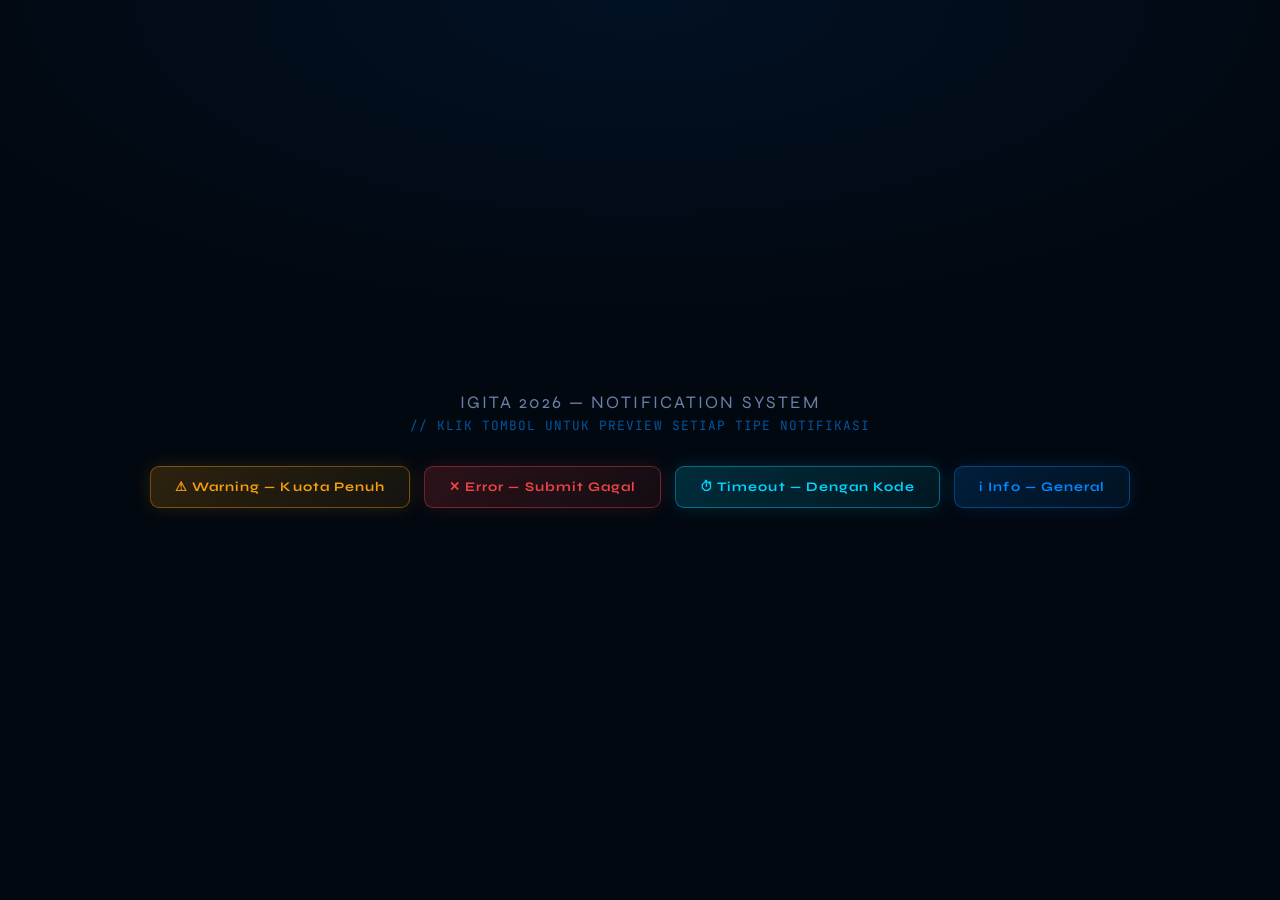
<file: notif-preview.html>
<!DOCTYPE html>
<html lang="id">
<head>
<meta charset="UTF-8">
<meta name="viewport" content="width=device-width, initial-scale=1.0">
<title>IGITA 2026 — Notification Preview</title>
<link href="https://fonts.googleapis.com/css2?family=Syne:wght@400;600;700;800&family=DM+Sans:wght@300;400;500&family=JetBrains+Mono:wght@400;700&display=swap" rel="stylesheet">
<style>
  :root {
    --bg: #020408;
    --bg2: #050812;
    --accent: #0088ff;
    --text: #e8eeff;
    --muted: #6b7fa8;
  }

  *, *::before, *::after { margin: 0; padding: 0; box-sizing: border-box; }

  body {
    background: radial-gradient(ellipse 100% 60% at 50% 0%, rgba(0,80,180,0.12) 0%, transparent 60%),
                #020810;
    color: var(--text);
    font-family: 'DM Sans', sans-serif;
    min-height: 100vh;
    display: flex;
    flex-direction: column;
    align-items: center;
    justify-content: center;
    gap: 32px;
    padding: 40px 20px;
  }

  .page-title {
    text-align: center;
    font-family: 'Syne', sans-serif;
    font-size: 1.1rem;
    color: var(--muted);
    letter-spacing: 0.12em;
    text-transform: uppercase;
  }

  .page-title span {
    display: block;
    font-size: 0.8rem;
    margin-top: 4px;
    color: rgba(0,136,255,0.6);
    font-family: 'JetBrains Mono', monospace;
    letter-spacing: 0.08em;
  }

  .btn-row {
    display: flex;
    flex-wrap: wrap;
    gap: 14px;
    justify-content: center;
  }

  .demo-btn {
    padding: 12px 24px;
    border-radius: 9px;
    border: 1px solid;
    font-family: 'Syne', sans-serif;
    font-size: 0.82rem;
    font-weight: 700;
    letter-spacing: 0.08em;
    cursor: pointer;
    transition: transform 0.18s ease, filter 0.18s ease;
    position: relative;
    overflow: hidden;
  }

  .demo-btn:hover { transform: translateY(-2px); filter: brightness(1.1); }
  .demo-btn:active { transform: scale(0.97); }

  .btn-warning {
    background: linear-gradient(135deg, rgba(245,158,11,0.18), rgba(245,158,11,0.08));
    border-color: rgba(245,158,11,0.4);
    color: #f59e0b;
    box-shadow: 0 0 18px rgba(245,158,11,0.15);
  }
  .btn-error {
    background: linear-gradient(135deg, rgba(239,68,68,0.18), rgba(239,68,68,0.08));
    border-color: rgba(239,68,68,0.4);
    color: #ef4444;
    box-shadow: 0 0 18px rgba(239,68,68,0.15);
  }
  .btn-timeout {
    background: linear-gradient(135deg, rgba(0,212,255,0.18), rgba(0,212,255,0.08));
    border-color: rgba(0,212,255,0.4);
    color: #00d4ff;
    box-shadow: 0 0 18px rgba(0,212,255,0.15);
  }
  .btn-info {
    background: linear-gradient(135deg, rgba(0,136,255,0.18), rgba(0,136,255,0.08));
    border-color: rgba(0,136,255,0.4);
    color: #0088ff;
    box-shadow: 0 0 18px rgba(0,136,255,0.15);
  }

  /* ─────────────────────────────────────────────────────────
     PREMIUM NOTIFICATION MODAL
  ───────────────────────────────────────────────────────── */
  #igita-notif-overlay {
    position: fixed;
    inset: 0;
    z-index: 99999;
    display: flex;
    align-items: center;
    justify-content: center;
    padding: 20px;
    background: rgba(2, 4, 8, 0);
    backdrop-filter: blur(0px);
    -webkit-backdrop-filter: blur(0px);
    opacity: 0;
    pointer-events: none;
    transition:
      opacity 0.28s cubic-bezier(0.4, 0, 0.2, 1),
      background 0.28s ease,
      backdrop-filter 0.28s ease;
  }
  #igita-notif-overlay.open {
    opacity: 1;
    pointer-events: auto;
    background: rgba(2, 4, 8, 0.78);
    backdrop-filter: blur(12px);
    -webkit-backdrop-filter: blur(12px);
  }

  .igita-notif-modal {
    position: relative;
    width: min(440px, 100%);
    background: linear-gradient(150deg, #080f1e 0%, #040a14 100%);
    border: 1px solid rgba(0, 136, 255, 0.14);
    border-radius: 18px;
    overflow: hidden;
    transform: scale(0.88) translateY(20px);
    transition: transform 0.36s cubic-bezier(0.16, 1, 0.3, 1);
    box-shadow:
      0 0 0 1px rgba(255, 255, 255, 0.04),
      0 32px 80px rgba(0, 0, 0, 0.65),
      0 8px 24px rgba(0, 0, 0, 0.4);
  }
  #igita-notif-overlay.open .igita-notif-modal {
    transform: scale(1) translateY(0);
  }

  .notif-accent-bar {
    height: 2px;
    width: 100%;
  }

  .notif-bg-grid {
    position: absolute;
    inset: 0;
    background-image:
      linear-gradient(rgba(0,136,255,0.025) 1px, transparent 1px),
      linear-gradient(90deg, rgba(0,136,255,0.025) 1px, transparent 1px);
    background-size: 38px 38px;
    pointer-events: none;
    z-index: 0;
  }

  .notif-glow-orb {
    position: absolute;
    top: -80px; right: -60px;
    width: 260px; height: 260px;
    border-radius: 50%;
    filter: blur(60px);
    pointer-events: none;
    z-index: 0;
    transition: background 0.3s ease;
  }

  .notif-icon-ring,
  .notif-type-label,
  .notif-title-el,
  .notif-message-el,
  .notif-code-wrap,
  .notif-ok-btn { position: relative; z-index: 1; }

  .notif-icon-ring {
    width: 68px; height: 68px;
    border-radius: 50%;
    border: 1.5px solid;
    display: flex; align-items: center; justify-content: center;
    margin: 36px 0 0 32px;
    background: rgba(0, 0, 0, 0.35);
    transition: border-color 0.3s, box-shadow 0.3s;
  }
  .notif-icon-ring span {
    display: flex; align-items: center; justify-content: center;
    transition: color 0.3s;
  }

  .notif-type-label {
    font-family: 'JetBrains Mono', monospace;
    font-size: 10px;
    letter-spacing: 0.2em;
    font-weight: 700;
    margin: 20px 32px 6px;
    transition: color 0.3s;
  }

  .notif-title-el {
    font-family: 'Syne', sans-serif;
    font-size: 1.35rem;
    font-weight: 800;
    color: #eef2ff;
    line-height: 1.25;
    margin: 0 32px 12px;
  }

  .notif-message-el {
    font-family: 'DM Sans', sans-serif;
    font-size: 0.875rem;
    color: #7c8db5;
    line-height: 1.65;
    margin: 0 32px 24px;
    white-space: pre-line;
  }

  .notif-code-wrap {
    margin: 0 32px 24px;
    padding: 14px 16px;
    background: rgba(0, 0, 0, 0.3);
    border-radius: 10px;
    border: 1px solid rgba(0, 136, 255, 0.1);
    display: none;
  }

  .notif-code-label {
    font-family: 'JetBrains Mono', monospace;
    font-size: 9.5px;
    letter-spacing: 0.14em;
    color: #5a6d8a;
    margin-bottom: 8px;
    text-transform: uppercase;
  }

  .notif-code-val {
    font-family: 'JetBrains Mono', monospace;
    font-size: 1.05rem;
    font-weight: 700;
    letter-spacing: 0.1em;
    padding: 10px 14px;
    border-radius: 7px;
    border: 1px solid;
    background: rgba(0, 0, 0, 0.25);
    text-align: center;
    transition: color 0.3s, border-color 0.3s, box-shadow 0.3s;
  }

  .notif-ok-btn {
    display: block;
    width: calc(100% - 64px);
    margin: 0 32px 32px;
    padding: 14px 20px;
    border-radius: 10px;
    border: 1px solid;
    font-family: 'Syne', sans-serif;
    font-size: 0.875rem;
    font-weight: 700;
    letter-spacing: 0.08em;
    cursor: pointer;
    position: relative;
    overflow: hidden;
    transition: transform 0.18s ease, filter 0.18s ease, box-shadow 0.3s ease;
  }
  .notif-ok-btn::before {
    content: '';
    position: absolute; inset: 0;
    background: rgba(255,255,255,0);
    transition: background 0.2s ease;
  }
  .notif-ok-btn:hover { transform: translateY(-1px); filter: brightness(1.08); }
  .notif-ok-btn:hover::before { background: rgba(255,255,255,0.06); }
  .notif-ok-btn:active { transform: scale(0.98) translateY(0); }
</style>
</head>
<body>

<div class="page-title">
  IGITA 2026 — Notification System
  <span>// Klik tombol untuk preview setiap tipe notifikasi</span>
</div>

<div class="btn-row">
  <button class="demo-btn btn-warning"
    onclick="showNotif({ type: 'warning', title: 'Pendaftaran Ditutup', message: 'Kuota pendaftaran sudah penuh\n\nSilakan hubungi panitia untuk informasi lebih lanjut.' })">
    ⚠ Warning — Kuota Penuh
  </button>

  <button class="demo-btn btn-error"
    onclick="showNotif({ type: 'error', title: 'Pendaftaran Gagal', message: 'Gagal mengirim data ke server.\n\nSilakan coba lagi atau hubungi panitia.' })">
    ✕ Error — Submit Gagal
  </button>

  <button class="demo-btn btn-timeout"
    onclick="showNotif({ type: 'timeout', title: 'Koneksi Lambat', message: 'Respon server melebihi batas waktu. Data kamu kemungkinan sudah masuk ke sistem. Hubungi panitia dengan kode di bawah untuk konfirmasi — jangan submit ulang sebelum dikonfirmasi.', code: 'IGITA-2026-A7KX3Q' })">
    ⏱ Timeout — Dengan Kode
  </button>

  <button class="demo-btn btn-info"
    onclick="showNotif({ type: 'info', title: 'Informasi', message: 'Data kamu sedang diproses oleh sistem.' })">
    i Info — General
  </button>
</div>

<!-- Notification Modal (injected by showNotif) -->
<div id="igita-notif-overlay" aria-hidden="true">
  <div class="igita-notif-modal" id="igita-notif-modal">
    <div class="notif-accent-bar"  id="notif-accent-bar"></div>
    <div class="notif-bg-grid"></div>
    <div class="notif-glow-orb"   id="notif-glow-orb"></div>
    <div class="notif-icon-ring"  id="notif-icon-ring">
      <span id="notif-icon-inner"></span>
    </div>
    <div class="notif-type-label" id="notif-type-label"></div>
    <div class="notif-title-el"   id="notif-title-el"></div>
    <div class="notif-message-el" id="notif-message-el"></div>
    <div class="notif-code-wrap"  id="notif-code-wrap">
      <div class="notif-code-label">// Kode Registrasi — Simpan dan hubungi panitia</div>
      <div class="notif-code-val" id="notif-code-val"></div>
    </div>
    <button class="notif-ok-btn" id="notif-ok-btn">OK</button>
  </div>
</div>

<script>
function showNotif({ type = 'info', title, message, code = null, onClose = null } = {}) {
  const CONFIGS = {
    warning: {
      color : '#f59e0b',
      glow  : 'rgba(245,158,11,0.22)',
      border: 'rgba(245,158,11,0.35)',
      label : '// PERINGATAN',
      icon  : `<svg width="26" height="26" viewBox="0 0 24 24" fill="none" stroke="currentColor" stroke-width="2.2" stroke-linecap="round" stroke-linejoin="round"><path d="M10.29 3.86L1.82 18a2 2 0 001.71 3h16.94a2 2 0 001.71-3L13.71 3.86a2 2 0 00-3.42 0z"/><line x1="12" y1="9" x2="12" y2="13"/><line x1="12" y1="17" x2="12.01" y2="17"/></svg>`,
    },
    error: {
      color : '#ef4444',
      glow  : 'rgba(239,68,68,0.22)',
      border: 'rgba(239,68,68,0.35)',
      label : '// ERROR',
      icon  : `<svg width="26" height="26" viewBox="0 0 24 24" fill="none" stroke="currentColor" stroke-width="2.2" stroke-linecap="round"><circle cx="12" cy="12" r="10"/><line x1="15" y1="9" x2="9" y2="15"/><line x1="9" y1="9" x2="15" y2="15"/></svg>`,
    },
    timeout: {
      color : '#00d4ff',
      glow  : 'rgba(0,212,255,0.22)',
      border: 'rgba(0,212,255,0.35)',
      label : '// PERHATIAN',
      icon  : `<svg width="26" height="26" viewBox="0 0 24 24" fill="none" stroke="currentColor" stroke-width="2.2" stroke-linecap="round"><circle cx="12" cy="12" r="10"/><polyline points="12 6 12 12 16 14"/></svg>`,
    },
    info: {
      color : '#00d4ff',
      glow  : 'rgba(0,212,255,0.22)',
      border: 'rgba(0,212,255,0.35)',
      label : '// INFO',
      icon  : `<svg width="26" height="26" viewBox="0 0 24 24" fill="none" stroke="currentColor" stroke-width="2.2" stroke-linecap="round"><circle cx="12" cy="12" r="10"/><line x1="12" y1="8" x2="12" y2="12"/><line x1="12" y1="16" x2="12.01" y2="16"/></svg>`,
    },
  };
  const cfg = CONFIGS[type] || CONFIGS.info;

  const overlay   = document.getElementById('igita-notif-overlay');
  const accentBar = document.getElementById('notif-accent-bar');
  const glowOrb   = document.getElementById('notif-glow-orb');
  const iconRing  = document.getElementById('notif-icon-ring');
  const iconInner = document.getElementById('notif-icon-inner');
  const typeLabel = document.getElementById('notif-type-label');
  const titleEl   = document.getElementById('notif-title-el');
  const msgEl     = document.getElementById('notif-message-el');
  const codeWrap  = document.getElementById('notif-code-wrap');
  const codeVal   = document.getElementById('notif-code-val');
  const okBtn     = document.getElementById('notif-ok-btn');

  accentBar.style.background = `linear-gradient(90deg, ${cfg.color} 0%, transparent 80%)`;
  glowOrb.style.background   = `radial-gradient(circle, ${cfg.glow} 0%, transparent 70%)`;
  iconRing.style.borderColor = cfg.border;
  iconRing.style.boxShadow   = `0 0 24px ${cfg.glow}, inset 0 0 14px ${cfg.glow}`;
  iconInner.style.color      = cfg.color;
  iconInner.innerHTML        = cfg.icon;
  typeLabel.textContent      = cfg.label;
  typeLabel.style.color      = cfg.color;
  titleEl.textContent        = title || '';
  msgEl.textContent          = message || '';
  okBtn.style.background     = `linear-gradient(135deg, ${cfg.glow}, rgba(0,0,0,0.2))`;
  okBtn.style.borderColor    = cfg.border;
  okBtn.style.boxShadow      = `0 0 18px ${cfg.glow}, inset 0 1px 0 rgba(255,255,255,0.06)`;
  okBtn.style.color          = cfg.color;

  if (code) {
    codeWrap.style.display = 'block';
    codeVal.textContent    = code;
    codeVal.style.color    = cfg.color;
    codeVal.style.borderColor = cfg.border;
    codeVal.style.boxShadow   = `0 0 10px ${cfg.glow}`;
  } else {
    codeWrap.style.display = 'none';
  }

  okBtn.onclick = () => {
    overlay.classList.remove('open');
    overlay.setAttribute('aria-hidden', 'true');
    if (typeof onClose === 'function') onClose();
  };

  overlay.classList.remove('open');
  void overlay.offsetWidth;
  overlay.setAttribute('aria-hidden', 'false');
  overlay.classList.add('open');
}

// Close on backdrop click
document.getElementById('igita-notif-overlay').addEventListener('click', function(e) {
  if (e.target === this) {
    this.classList.remove('open');
    this.setAttribute('aria-hidden', 'true');
  }
});
</script>
</body>
</html>
</file>
<file: style.css>
/* ============================================================
   IGITA 2026 — style.css (Mobile-Optimized Edition)
   ============================================================ */

/* ============================================================
   CSS VARIABLES
   ============================================================ */
:root {
  --bg:        #020408;
  --bg2:       #050812;
  --bg3:       #080c18;
  --accent:    #0088ff;
  --accent2:   #0055ff;
  --accent3:   #818cf8;
  --text:      #e8eeff;
  --muted:     #6b7fa8;
  --border:    rgba(0,136,255,0.15);
  --glow:      0 0 40px rgba(0,136,255,0.3);
  --radius:    6px;
  --status-h:  32px;
  --nav-h:     60px;
  --side-pad:  clamp(48px, calc((100vw - 1280px) / 2 + 48px), 180px);
}

/* ============================================================
   RESET & BASE
   ============================================================ */
*, *::before, *::after { margin: 0; padding: 0; box-sizing: border-box; }

html {
  overflow-x: hidden;
  scroll-behavior: smooth;
  scroll-padding-top: calc(var(--status-h) + var(--nav-h) + 16px);
}

body {
  background: var(--bg);
  color: var(--text);
  font-family: 'DM Sans', sans-serif;
  line-height: 1.6;
  overflow-x: hidden;
  overflow-wrap: break-word;
  word-break: break-word;
  -webkit-text-size-adjust: 100%;
  padding-top: var(--status-h);
}

/* Body saat loading */
body.is-loading { overflow: hidden; }

/* ================================================================
   LOADING SCREEN — HUD Edition
   ================================================================ */
.loader-screen {
  position: fixed; inset: 0;
  background: #020810;
  z-index: 99999;
  display: flex; align-items: center; justify-content: center;
  transition: opacity 0.7s cubic-bezier(0.4,0,0.2,1),
              visibility 0.7s cubic-bezier(0.4,0,0.2,1);
}
.loader-screen.hidden {
  opacity: 0; visibility: hidden; pointer-events: none;
}

/* ── Grid background ── */
.loader-grid {
  position: absolute; inset: 0; pointer-events: none;
  background-image:
    linear-gradient(rgba(0,136,255,0.04) 1px, transparent 1px),
    linear-gradient(90deg, rgba(0,136,255,0.04) 1px, transparent 1px);
  background-size: 48px 48px;
  mask-image: radial-gradient(ellipse 70% 70% at 50% 50%, black 30%, transparent 100%);
}

/* ── Ambient glows ── */
.loader-glow {
  position: absolute; border-radius: 50%;
  pointer-events: none; filter: blur(70px);
}
.loader-glow--core {
  width: 380px; height: 380px;
  background: radial-gradient(circle, rgba(0,120,255,0.14) 0%, transparent 70%);
  top: 50%; left: 50%; transform: translate(-50%, -50%);
  animation: glCore 3s ease-in-out infinite;
}
.loader-glow--outer {
  width: 600px; height: 300px;
  background: radial-gradient(ellipse, rgba(0,80,200,0.07) 0%, transparent 70%);
  top: 50%; left: 50%; transform: translate(-50%, -50%);
  animation: glCore 4s ease-in-out infinite 0.8s;
}
.loader-glow--side-l {
  width: 200px; height: 400px;
  background: radial-gradient(ellipse, rgba(0,180,255,0.06) 0%, transparent 70%);
  top: 30%; left: -60px;
  animation: glSide 5s ease-in-out infinite;
}
.loader-glow--side-r {
  width: 200px; height: 400px;
  background: radial-gradient(ellipse, rgba(0,80,255,0.06) 0%, transparent 70%);
  top: 30%; right: -60px;
  animation: glSide 5s ease-in-out infinite 1.5s;
}
@keyframes glCore {
  0%,100% { opacity:0.7; transform:translate(-50%,-50%) scale(1); }
  50%      { opacity:1;   transform:translate(-50%,-50%) scale(1.15); }
}
@keyframes glSide {
  0%,100% { opacity:0.4; }
  50%      { opacity:0.9; }
}

/* ── HUD Corners ── */
.loader-corner {
  position: absolute;
  width: 28px; height: 28px;
  pointer-events: none;
}
.loader-corner--tl { top: 20px; left: 20px;
  border-top: 1.5px solid rgba(0,212,255,0.5);
  border-left: 1.5px solid rgba(0,212,255,0.5); }
.loader-corner--tr { top: 20px; right: 20px;
  border-top: 1.5px solid rgba(0,212,255,0.5);
  border-right: 1.5px solid rgba(0,212,255,0.5); }
.loader-corner--bl { bottom: 20px; left: 20px;
  border-bottom: 1.5px solid rgba(0,212,255,0.5);
  border-left: 1.5px solid rgba(0,212,255,0.5); }
.loader-corner--br { bottom: 20px; right: 20px;
  border-bottom: 1.5px solid rgba(0,212,255,0.5);
  border-right: 1.5px solid rgba(0,212,255,0.5); }

/* ── HUD bars (top / bottom) ── */
.loader-hud-top {
  position: absolute; left: 0; right: 0;
  display: flex; align-items: center; justify-content: center; gap: 10px;
  font-family: 'JetBrains Mono', monospace;
  font-size: 0.55rem; letter-spacing: 0.14em;
  color: rgba(0,180,255,0.4); text-transform: uppercase;
  pointer-events: none;
}
.loader-hud-top    { top: 24px; }
.loader-hud-dot {
  display: inline-block; width: 4px; height: 4px;
  border-radius: 50%; background: rgba(0,212,255,0.5);
  animation: hudBlink 2s ease-in-out infinite;
}
.loader-hud-sep {
  display: inline-block; width: 24px; height: 1px;
  background: rgba(0,180,255,0.25);
}
@keyframes hudBlink {
  0%,100% { opacity:0.5; } 50% { opacity:1; }
}

/* ── Main content ── */
.loader-content {
  position: relative; z-index: 2;
  display: flex; flex-direction: column; align-items: center; gap: 22px;
  animation: ldFadeIn 0.6s ease forwards;
}
@keyframes ldFadeIn {
  from { opacity:0; transform:translateY(12px); }
  to   { opacity:1; transform:translateY(0); }
}

/* ── Ring wrap ── */
.loader-ring-wrap {
  position: relative; width: 200px; height: 200px;
}

/* Deco spinning rings (CSS-only) */
.loader-deco-ring {
  position: absolute; border-radius: 50%; pointer-events: none;
}
.loader-deco-ring--a {
  inset: -8px;
  border: 1px dashed rgba(0,136,255,0.15);
  animation: spinA 12s linear infinite;
}
.loader-deco-ring--b {
  inset: -18px;
  border: 1px solid transparent;
  border-top-color: rgba(0,212,255,0.2);
  border-bottom-color: rgba(0,80,255,0.15);
  animation: spinB 8s linear infinite;
}
@keyframes spinA { to { transform: rotate(360deg); } }
@keyframes spinB { to { transform: rotate(-360deg); } }

/* SVG ring */
.loader-ring-svg {
  width: 200px; height: 200px;
  position: absolute; inset: 0;
  transform: rotate(-90deg);
}
.loader-ring-ticks {
  stroke: rgba(0,136,255,0.07);
  stroke-dasharray: 3 10;
}
.loader-ring-track {
  stroke: rgba(0,100,200,0.15);
}
.loader-ring-progress {
  stroke: url(#ringGrad);
  transition: stroke-dashoffset 0.38s cubic-bezier(0.4,0,0.2,1);
  filter: drop-shadow(0 0 5px rgba(0,180,255,0.55)) drop-shadow(0 0 12px rgba(0,120,255,0.3));
}
.loader-ring-inner {
  stroke: rgba(0,180,255,0.06);
}

/* Center content */
.loader-ring-center {
  position: absolute; inset: 0;
  display: flex; flex-direction: column;
  align-items: center; justify-content: center; gap: 6px;
}
.loader-logo {
  height: 52px; width: auto;
  /* Original logo color — no filter */
  animation: logoPulse 2.2s ease-in-out infinite;
  filter: drop-shadow(0 0 10px rgba(0,180,255,0.25));
}
@keyframes logoPulse {
  0%,100% { transform:scale(1);    filter:drop-shadow(0 0 10px rgba(0,180,255,0.25)); }
  50%      { transform:scale(0.95); filter:drop-shadow(0 0 18px rgba(0,212,255,0.45)); }
}
.loader-pct {
  font-family: 'JetBrains Mono', monospace;
  font-size: 1.1rem; font-weight: 700; line-height: 1;
  background: linear-gradient(135deg, #00d4ff, #7cb9ff);
  -webkit-background-clip: text; -webkit-text-fill-color: transparent;
  background-clip: text;
  filter: drop-shadow(0 0 8px rgba(0,212,255,0.4));
}
.loader-pct span { font-size: 0.58em; opacity: 0.75; }

/* Orbiting dots */
.loader-orbit {
  position: absolute; inset: 0;
  pointer-events: none;
}
.loader-orbit--a { animation: orbitA 2s linear infinite; }
.loader-orbit--b { animation: orbitB 3.2s linear infinite; top: 12px; left: 12px; right: 12px; bottom: 12px; }
@keyframes orbitA { to { transform: rotate(360deg); } }
@keyframes orbitB { to { transform: rotate(-360deg); } }
.loader-orbit-dot {
  position: absolute; top: 4px; left: 50%; transform: translateX(-50%);
  width: 7px; height: 7px; border-radius: 50%;
  background: #00d4ff;
  box-shadow: 0 0 8px 3px rgba(0,212,255,0.7), 0 0 16px rgba(0,136,255,0.4);
}
.loader-orbit-dot--sm {
  width: 4px; height: 4px;
  background: rgba(0,180,255,0.6);
  box-shadow: 0 0 6px 2px rgba(0,180,255,0.5);
}

/* ── Brand text ── */
.loader-brand {
  display: flex; align-items: baseline; gap: 10px;
  font-family: 'Syne', sans-serif; font-weight: 800;
  letter-spacing: 0.08em;
}
.loader-brand-igita {
  font-size: 2.4rem;
  background: linear-gradient(135deg, #ffffff 0%, #a8d4ff 50%, #00aaff 100%);
  -webkit-background-clip: text; -webkit-text-fill-color: transparent;
  background-clip: text;
  filter: drop-shadow(0 0 20px rgba(0,180,255,0.3));
}
.loader-brand-year {
  font-size: 1.7rem;
  background: linear-gradient(135deg, #00d4ff 0%, #0077ff 100%);
  -webkit-background-clip: text; -webkit-text-fill-color: transparent;
  background-clip: text;
  filter: drop-shadow(0 0 14px rgba(0,212,255,0.5));
}

/* Subtitle */
.loader-subtitle {
  font-family: 'JetBrains Mono', monospace;
  font-size: 0.5rem; letter-spacing: 0.1em;
  text-transform: uppercase; text-align: center;
  background: linear-gradient(90deg, rgba(0,180,255,0.3), rgba(0,136,255,0.6), rgba(0,180,255,0.3));
  -webkit-background-clip: text; -webkit-text-fill-color: transparent;
  background-clip: text;
  max-width: 280px;
}

/* ── Progress bar ── */
.loader-bottom {
  display: flex; flex-direction: column; align-items: center; gap: 8px;
  width: 220px;
}
.loader-bar-track {
  width: 100%; height: 2px;
  background: rgba(0,100,200,0.12);
  border-radius: 99px; overflow: hidden;
  position: relative;
}
.loader-bar-fill {
  height: 100%; width: 0%;
  background: linear-gradient(90deg, #0044ff, #00aaff, #00d4ff);
  border-radius: 99px;
  transition: width 0.35s ease;
  box-shadow: 0 0 10px rgba(0,212,255,0.7);
}
.loader-status-row {
  display: flex; align-items: center; justify-content: space-between;
  width: 100%;
}
.loader-text {
  font-family: 'JetBrains Mono', monospace;
  font-size: 0.56rem; letter-spacing: 0.1em;
  text-transform: uppercase;
  color: rgba(0,160,220,0.5);
}
.loader-pct-sm {
  font-family: 'JetBrains Mono', monospace;
  font-size: 0.56rem; letter-spacing: 0.06em;
  color: rgba(0,212,255,0.45);
}
/* Skip Link */
.skip-link {
  position: fixed; top: -9999px; left: 16px; z-index: 9999;
  background: var(--accent); color: var(--bg);
  padding: 10px 18px; font-weight: 700;
  font-family: 'Syne', sans-serif; border-radius: 0 0 var(--radius) var(--radius);
  text-decoration: none; font-size: 0.85rem; transition: top 0.2s;
}
.skip-link:focus { top: 0; outline: 2px solid var(--bg); outline-offset: 2px; }

/* Grain Overlay */
body::before {
  content: ''; position: fixed; inset: 0; z-index: 9998;
  pointer-events: none; opacity: 0.035;
  background-image: url("data:image/svg+xml,%3Csvg viewBox='0 0 256 256' xmlns='http://www.w3.org/2000/svg'%3E%3Cfilter id='noise'%3E%3CfeTurbulence type='fractalNoise' baseFrequency='0.75' numOctaves='4' stitchTiles='stitch'/%3E%3C/filter%3E%3Crect width='100%25' height='100%25' filter='url(%23noise)'/%3E%3C/svg%3E");
  background-size: 128px;
}

/* ============================================================
   GLOBAL BACKGROUND
   ============================================================ */
.global-bg { position: fixed; inset: 0; z-index: -1; pointer-events: none; overflow: hidden; }
.global-grid {
  position: absolute; inset: 0;
  background-image:
    linear-gradient(rgba(0,212,255,0.03) 1px, transparent 1px),
    linear-gradient(90deg, rgba(0,212,255,0.03) 1px, transparent 1px);
  background-size: 64px 64px;
  mask-image: radial-gradient(ellipse 90% 80% at 50% 30%, black 10%, transparent 85%);
  -webkit-mask-image: radial-gradient(ellipse 90% 80% at 50% 30%, black 10%, transparent 85%);
}
.global-glow { position: absolute; border-radius: 50%; pointer-events: none; filter: blur(120px); will-change: transform; opacity: 0.55; }
.glow-1 { width: 850px; height: 850px; background: radial-gradient(circle, rgba(0,212,255,0.14) 0%, transparent 65%); top: -220px; right: -180px; animation: floatOrbGlobal 28s ease-in-out infinite alternate; }
.glow-2 { width: 650px; height: 650px; background: radial-gradient(circle, rgba(6,182,212,0.11) 0%, transparent 65%); bottom: -120px; left: -150px; animation: floatOrbGlobal 34s ease-in-out infinite alternate-reverse; }
@keyframes floatOrbGlobal {
  0%   { transform: translate(0,0) scale(1); }
  50%  { transform: translate(45px,-35px) scale(1.06); }
  100% { transform: translate(-35px,25px) scale(0.96); }
}
#particle-canvas { position: absolute; inset: 0; width: 100%; height: 100%; display: block; opacity: 0.85; }

nav, main, footer, .status-bar { position: relative; z-index: 1; }

/* ============================================================
   STATUS BAR
   ============================================================ */
.status-bar {
  position: fixed; top: 0; left: 0; right: 0; z-index: 200;
  background: rgba(0,212,255,0.06); border-bottom: 1px solid var(--border);
  height: var(--status-h);
  display: flex; align-items: center; gap: 10px;
  padding: 0 var(--side-pad);
  font-family: 'JetBrains Mono', monospace; font-size: 0.68rem; color: var(--muted);
  overflow: hidden; white-space: nowrap;
  transition: transform 0.35s ease, opacity 0.35s ease;
  will-change: transform;
}
.status-bar.collapsed { transform: translateY(-100%); opacity: 0; pointer-events: none; }
.status-dot { width: 5px; height: 5px; background: var(--accent); border-radius: 50%; animation: pulse 2s infinite; flex-shrink: 0; }
.status-scroll { display: flex; gap: 0; width: max-content; will-change: transform; transform: translateZ(0); backface-visibility: hidden; }
/* Loop ticker ditangani JS rAF — bebas dari CSS reset-flash */

/* ============================================================
   NAVIGATION
   ============================================================ */
nav {
  position: fixed;
  top: var(--status-h);
  left: 0; right: 0; z-index: 200;
  display: flex; align-items: center; justify-content: space-between;
  padding: 18px var(--side-pad);
  background: rgba(4,7,18,0.82); backdrop-filter: blur(20px);
  border-bottom: 1px solid transparent;
  transition: top 0.35s ease, padding 0.3s, background 0.3s, box-shadow 0.3s;
  isolation: isolate;
}
nav::after {
  content: '';
  position: absolute; bottom: 0; left: 0; right: 0; height: 1px;
  background: linear-gradient(90deg, transparent 0%, rgba(0,136,255,0.2) 20%, rgba(0,212,255,0.35) 50%, rgba(0,136,255,0.2) 80%, transparent 100%);
  pointer-events: none;
}
nav.scrolled {
  top: 0; padding: 12px var(--side-pad);
  background: rgba(3,6,16,0.97);
  box-shadow: 0 8px 32px rgba(0,0,0,0.4), 0 0 0 1px rgba(0,136,255,0.06);
}
nav.scrolled::after {
  background: linear-gradient(90deg, transparent 0%, rgba(0,136,255,0.28) 20%, rgba(0,212,255,0.45) 50%, rgba(0,136,255,0.28) 80%, transparent 100%);
}

.nav-logo {
  text-decoration: none;
  display: flex;
  align-items: center;
  flex-shrink: 0;
  gap: 12px;
}
/* Logo image — warna diubah ke cyan #00d4ff via CSS filter */
.nav-logo-img {
  height: 38px;
  width: auto;
  object-fit: contain;
  display: block;
  margin: auto 0;
}
.nav-logo-text {
  font-family: 'Syne', sans-serif;
  font-weight: 800;
  font-size: 1.15rem;
  color: var(--text);
  letter-spacing: 0.06em;
}
.nav-logo-year {
  background: linear-gradient(135deg, #00d4ff 0%, #0088ff 60%, #818cf8 100%);
  -webkit-background-clip: text;
  -webkit-text-fill-color: transparent;
  background-clip: text;
  margin-left: 4px;
}
/* Footer logo */
.footer-logo-img {
  height: 38px;
  width: auto;
  object-fit: contain;
  display: block;
  margin: auto 0;
}

.footer-logo-text {
  font-family: 'Syne', sans-serif;
  font-weight: 800;
  font-size: 1.1rem;
  color: var(--muted);
  letter-spacing: 0.06em;
}
.footer-logo-year {
  background: linear-gradient(135deg, rgba(0,212,255,0.7) 0%, rgba(0,136,255,0.5) 100%);
  -webkit-background-clip: text;
  -webkit-text-fill-color: transparent;
  background-clip: text;
  margin-left: 4px;
}

.nav-links { display: flex; gap: 32px; flex-shrink: 0; align-items: center; }
.nav-links > a {
  color: rgba(107,127,168,0.85); font-size: 0.88rem; text-decoration: none; font-weight: 500;
  letter-spacing: 0.04em; transition: color 0.25s, letter-spacing 0.25s; position: relative; padding: 8px 0;
}
.nav-links > a::after { content: ''; position: absolute; left: 0; bottom: 2px; width: 0; height: 1.5px; background: linear-gradient(90deg, rgba(0,136,255,0.8), rgba(0,212,255,1)); transition: width 0.3s cubic-bezier(0.4,0,0.2,1); border-radius: 2px; }
.nav-links > a:hover, .nav-links > a:focus-visible { color: var(--text); outline: none; letter-spacing: 0.05em; }
.nav-links > a:hover::after, .nav-links > a:focus-visible::after { width: 100%; }

/* ── Desktop Dropdown "Lainnya" ── */
.nav-dropdown {
  position: relative;
  display: flex;
  align-items: center;
}
.nav-dropdown-trigger {
  background: none;
  border: none;
  cursor: pointer;
  color: rgba(107,127,168,0.85);
  font-size: 0.88rem;
  font-family: 'DM Sans', sans-serif;
  font-weight: 500;
  letter-spacing: 0.04em;
  transition: color 0.25s, letter-spacing 0.25s;
  position: relative;
  padding: 8px 0;
  display: flex;
  align-items: center;
  gap: 5px;
  line-height: 1;
}
.nav-dropdown-trigger::after {
  content: '';
  position: absolute;
  left: 0; bottom: 2px;
  width: 0; height: 1.5px;
  background: linear-gradient(90deg, rgba(0,136,255,0.8), rgba(0,212,255,1));
  transition: width 0.3s cubic-bezier(0.4,0,0.2,1);
  border-radius: 2px;
}
.nav-dropdown-trigger:hover,
.nav-dropdown-trigger:focus-visible {
  color: var(--text);
  outline: none;
  letter-spacing: 0.05em;
}
.nav-dropdown-trigger:hover::after,
.nav-dropdown-trigger[aria-expanded="true"]::after { width: 100%; }

.nav-dropdown-chevron {
  transition: transform 0.25s cubic-bezier(0.4,0,0.2,1);
  flex-shrink: 0;
  margin-top: 1px;
  opacity: 0.6;
}
.nav-dropdown-trigger[aria-expanded="true"] .nav-dropdown-chevron {
  transform: rotate(180deg);
}
.nav-dropdown-trigger:hover .nav-dropdown-chevron { opacity: 1; }

.nav-dropdown-panel {
  position: absolute;
  top: calc(100% + 14px);
  right: -10px;
  min-width: 148px;
  background: rgba(4,8,22,0.98);
  border: 1px solid rgba(0,136,255,0.18);
  border-radius: 8px;
  backdrop-filter: blur(24px);
  -webkit-backdrop-filter: blur(24px);
  box-shadow:
    0 20px 48px rgba(0,0,0,0.7),
    0 0 0 1px rgba(0,136,255,0.05),
    inset 0 1px 0 rgba(0,212,255,0.05);
  padding: 6px;
  display: flex;
  flex-direction: column;
  gap: 2px;
  z-index: 200;
  opacity: 0;
  pointer-events: none;
  transform: translateY(-6px);
  transition: opacity 0.2s ease, transform 0.2s cubic-bezier(0.4,0,0.2,1);
}
.nav-dropdown-panel::before {
  content: '';
  position: absolute;
  top: -6px;
  right: 18px;
  width: 10px; height: 10px;
  background: rgba(4,8,22,0.98);
  border-top: 1px solid rgba(0,136,255,0.18);
  border-left: 1px solid rgba(0,136,255,0.18);
  transform: rotate(45deg);
  border-radius: 1px;
}
.nav-dropdown-panel.open {
  opacity: 1;
  pointer-events: auto;
  transform: translateY(0);
}
.nav-dropdown-panel a {
  color: rgba(107,127,168,0.85);
  font-size: 0.84rem;
  text-decoration: none;
  font-weight: 500;
  font-family: 'DM Sans', sans-serif;
  letter-spacing: 0.04em;
  padding: 10px 14px;
  border-radius: 5px;
  transition: color 0.2s, background 0.2s;
  white-space: nowrap;
  display: block;
}
.nav-dropdown-panel a:hover,
.nav-dropdown-panel a:focus-visible {
  color: var(--text);
  background: rgba(0,136,255,0.09);
  outline: none;
}

.nav-cta {
  border: none; color: var(--accent); padding: 13px 32px; border-radius: var(--radius);
  font-size: 0.95rem; font-weight: 700; letter-spacing: 0.08em; text-transform: uppercase;
  text-decoration: none; font-family: 'Syne', sans-serif;
  flex-shrink: 0; min-height: 52px; display: inline-flex; align-items: center; justify-content: center;
  position: relative; overflow: hidden;
  box-shadow: inset 0 0 0 2px var(--accent), 0 0 14px rgba(0,212,255,0.15);
  transition: color 0.25s, box-shadow 0.25s, transform 0.25s;
}
.nav-cta::before {
  content: ''; position: absolute; inset: 0; border-radius: var(--radius);
  background: linear-gradient(135deg, #00b4ff 0%, #0055ff 100%);
  opacity: 0; transition: opacity 0.25s; pointer-events: none;
}
.nav-cta::after {
  content: ''; position: absolute; top: 0; left: -100%; width: 55%; height: 100%;
  background: linear-gradient(90deg, transparent, rgba(255,255,255,0.18), transparent);
  transform: skewX(-20deg); transition: none; pointer-events: none; z-index: 1;
}
.nav-cta span { position: relative; z-index: 2; }
.nav-cta:hover::before, .nav-cta:focus-visible::before { opacity: 1; }
.nav-cta:hover::after, .nav-cta:focus-visible::after { left: 160%; transition: left 0.5s ease; }
.nav-cta:hover, .nav-cta:focus-visible {
  color: #fff; outline: none; 
  box-shadow: 0 0 12px rgba(0,212,255,0.35), 0 0 30px rgba(0,120,255,0.15);
}
.nav-cta:active { transform: translateY(0) scale(0.985); box-shadow: 0 0 10px rgba(0,212,255,0.4), 0 0 28px rgba(0,120,255,0.18); }

/* ============================================================
   HAMBURGER BUTTON
   ============================================================ */
.nav-burger {
  display: none;
  flex-direction: column; justify-content: center; align-items: flex-end;
  gap: 5px; width: 44px; height: 44px;
  background: none; border: none; cursor: pointer;
  padding: 8px; position: relative; z-index: 300; flex-shrink: 0;
  touch-action: manipulation;
  -webkit-tap-highlight-color: transparent;
}
.nav-burger span {
  display: block; height: 1.5px; background: var(--text); border-radius: 2px;
  transition: transform 0.32s cubic-bezier(0.4,0,0.2,1), opacity 0.22s ease, width 0.22s ease;
  transform-origin: right center;
}
.nav-burger span:nth-child(1) { width: 22px; }
.nav-burger span:nth-child(2) { width: 16px; }
.nav-burger span:nth-child(3) { width: 19px; }
.nav-burger[aria-expanded="true"] span:nth-child(1) { transform: rotate(-45deg); width: 22px; }
.nav-burger[aria-expanded="true"] span:nth-child(2) { opacity: 0; transform: translateX(8px); }
.nav-burger[aria-expanded="true"] span:nth-child(3) { transform: rotate(45deg); width: 22px; }

/* ============================================================
   MOBILE NAV — DROP FROM TOP
   ============================================================ */
.mobile-nav {
  position: fixed;
  top: calc(var(--status-h) + var(--nav-h));
  left: 0; right: 0;
  z-index: 150;
  background: linear-gradient(180deg, rgba(3,7,20,0.99) 0%, rgba(2,5,16,0.99) 100%);
  backdrop-filter: blur(28px);
  -webkit-backdrop-filter: blur(28px);
  border-bottom: 1px solid rgba(0,136,255,0.1);
  box-shadow: 0 20px 60px rgba(0,0,0,0.65), inset 0 1px 0 rgba(0,136,255,0.08);
  display: flex;
  flex-direction: column;
  align-items: stretch;
  padding: 6px 0 20px;
  clip-path: inset(0 0 100% 0);
  opacity: 0;
  transition:
    clip-path 0.38s cubic-bezier(0.4, 0, 0.2, 1),
    opacity   0.22s ease;
  pointer-events: none;
  max-height: calc(100svh - var(--status-h) - var(--nav-h));
  overflow-y: auto;
  scrollbar-width: none;
}
/* when nav scrolls up (status bar hidden, nav at top:0) */
.mobile-nav.nav-scrolled {
  top: var(--nav-h);
  max-height: calc(100svh - var(--nav-h));
}
.mobile-nav::-webkit-scrollbar { display: none; }
.mobile-nav.open {
  clip-path: inset(0 0 0% 0);
  opacity: 1;
  pointer-events: auto;
}

/* accent line at top edge */
.mobile-nav::before {
  content: '';
  display: block; height: 1.5px;
  background: linear-gradient(90deg, transparent 0%, rgba(0,136,255,0.55) 25%, rgba(0,212,255,0.8) 50%, rgba(0,136,255,0.55) 75%, transparent 100%);
  flex-shrink: 0; margin-bottom: 4px;
}
.mobile-nav::after { display: none; }

/* X close button — hidden; burger in navbar is the toggle */
.mobile-nav-close { display: none; }

/* ── Nav links ── */
.mobile-nav a {
  font-family: 'DM Sans', sans-serif;
  font-size: 0.95rem; font-weight: 500;
  color: rgba(107,127,168,0.85);
  text-decoration: none; letter-spacing: 0.02em;
  padding: 14px 24px;
  display: flex; align-items: center; justify-content: space-between;
  min-height: 52px;
  border-bottom: 1px solid rgba(0,136,255,0.06);
  transition: color 0.22s, background 0.22s, padding-left 0.22s;
  position: relative;
}
/* Right arrow chevron */
.mobile-nav a::after {
  content: '›'; font-size: 1.1rem;
  color: rgba(0,136,255,0.3);
  transition: color 0.22s, transform 0.22s;
  flex-shrink: 0; line-height: 1;
}
.mobile-nav a:not(.mobile-cta)::before { display: none; }
.mobile-nav a:not(.mobile-cta):hover,
.mobile-nav a:not(.mobile-cta):focus-visible {
  color: var(--text);
  background: rgba(0,136,255,0.04);
  padding-left: 28px;
  outline: none;
}
.mobile-nav a:not(.mobile-cta):hover::after,
.mobile-nav a:not(.mobile-cta):focus-visible::after {
  color: rgba(0,212,255,0.8);
  transform: translateX(4px);
}
/* last regular link before CTA */
.mobile-nav a:nth-last-of-type(2) { border-bottom: none; }

/* ── CTA button ──────────────────────────────────────────── */


.mobile-nav .mobile-cta::after {
  content: ''; position: absolute; top: 0; left: -100%; width: 55%; height: 100%;
  background: linear-gradient(90deg, transparent, rgba(255,255,255,0.18), transparent);
  transform: skewX(-20deg); transition: none; pointer-events: none; z-index: 1;
}

/* ============================================================
   HERO SECTION
   ============================================================ */
.hero {
  min-height: 100vh; display: flex; flex-direction: column; justify-content: center;
  padding: calc(var(--nav-h) + 60px) var(--side-pad) 80px;
  position: relative; overflow: hidden;
}
.hero-content { position: relative; z-index: 1; max-width: 920px; width: 100%; }
.hero-bg-asset { position: absolute; top: 0; right: 0; bottom: 0; width: 70%; display: flex; align-items: flex-start; justify-content: flex-end; pointer-events: none; z-index: 0; opacity: 0.4; mask-image: radial-gradient(ellipse 70% 70% at 70% 35%, black 25%, transparent 75%); -webkit-mask-image: radial-gradient(ellipse 70% 70% at 70% 35%, black 25%, transparent 75%); mix-blend-mode: screen; }
.bg-agro-img { height: 120%; width: auto; object-fit: cover; filter: brightness(1.2) contrast(1.1); animation: floatBgAgro 10s ease-in-out infinite alternate; margin-top: 40px; margin-right: -50px; }

@keyframes floatBgAgro {
  0% { transform: translateY(0) scale(1); }
  100% { transform: translateY(-30px) scale(1.05); }
}

.hero-badge {
  display: inline-flex; align-items: flex-start; gap: 8px;
  background: linear-gradient(135deg, rgba(0,212,255,0.09) 0%, rgba(0,136,255,0.05) 100%);
  border: 1px solid rgba(0,212,255,0.32); padding: 7px 16px; border-radius: 2px;
  font-size: 0.7rem; letter-spacing: 0.15em; text-transform: uppercase;
  color: var(--accent); font-family: 'JetBrains Mono', monospace;
  margin-bottom: 28px; animation: fadeUp 0.6s ease both;
  white-space: normal; max-width: 100%; line-height: 1.4;
  box-shadow: 0 0 18px rgba(0,212,255,0.07), inset 0 1px 0 rgba(0,212,255,0.12);
}
.hero-badge::before { content: '⟶'; flex-shrink: 0; margin-top: -1px; opacity: 0.7; }

.hero-title {
  font-family: 'Syne', sans-serif; font-size: clamp(2.8rem, 7vw, 4.5rem);
  font-weight: 800; line-height: 0.92; letter-spacing: -0.02em;
  animation: fadeUp 0.6s 0.1s ease both; overflow-wrap: break-word;
}
.hero-title .line1 { display: block; }
.hero-title .line2 { display: block; color: transparent; -webkit-text-stroke: 1.5px rgba(0,212,255,0.45); letter-spacing: -0.015em; }
.hero-title .line3 {
  display: block;
  background: linear-gradient(135deg, #00d4ff 0%, #0088ff 55%, #818cf8 100%);
  -webkit-background-clip: text;
  -webkit-text-fill-color: transparent;
  background-clip: text;
  filter: drop-shadow(0 0 24px rgba(0,180,255,0.35));
}

.hero-sub { margin-top: 24px; max-width: 580px; color: rgba(232,238,255,0.72); font-size: clamp(0.95rem, 1.5vw, 1.05rem); line-height: 1.7; animation: fadeUp 0.6s 0.2s ease both; }
.hero-tags { display: flex; flex-wrap: wrap; gap: 8px; margin-top: 24px; animation: fadeUp 0.6s 0.3s ease both; }
.hero-tag { background: rgba(0,212,255,0.05); border: 1px solid rgba(0,212,255,0.18); color: rgba(232,238,255,0.75); font-size: 0.75rem; padding: 5px 13px; border-radius: 2px; font-family: 'JetBrains Mono', monospace; white-space: nowrap; letter-spacing: 0.04em; transition: color 0.2s, border-color 0.2s; }
.hero-tag:hover { color: var(--accent); border-color: rgba(0,212,255,0.35); }
.hero-actions { display: flex; flex-wrap: wrap; gap: 14px; align-items: center; margin-top: 36px; animation: fadeUp 0.6s 0.4s ease both; }

/* ============================================================
   BUTTONS
   ============================================================ */
.btn-primary {
  background: linear-gradient(135deg, #00b4ff 0%, #0055ff 100%); padding: 18px 44px; border-radius: var(--radius);
  color: #fff; font-weight: 800; font-size: 1.05rem; text-decoration: none; font-family: 'Syne', sans-serif;
  letter-spacing: 0.08em; text-transform: uppercase;
  display: inline-flex; align-items: center; gap: 8px;
  touch-action: manipulation; position: relative; overflow: hidden;
  transition: transform 0.25s ease, box-shadow 0.25s ease;
  box-shadow: 0 0 12px rgba(0,180,255,0.25), 0 0 28px rgba(0,85,255,0.15), inset 0 1px 0 rgba(255,255,255,0.2);
}
.btn-primary::before {
  content: ''; position: absolute; top: 0; left: -100%; width: 60%; height: 100%;
  background: linear-gradient(90deg, transparent, rgba(255,255,255,0.18), transparent);
  transform: skewX(-20deg); transition: none; pointer-events: none;
}
.btn-primary:hover::before, .btn-primary:focus-visible::before { left: 160%; transition: left 0.55s ease; }
.btn-primary:hover, .btn-primary:focus-visible {outline: none;
 transform: translateY(-2px);box-shadow: 0 0 12px rgba(0,212,255,0.35), 0 0 30px rgba(0,120,255,0.15), inset 0 1px 0 rgba(255,255,255,0.22);
 background: linear-gradient(135deg, #00ccff 0%, #0066ff 100%);
}
.btn-primary:active { transform: translateY(0) scale(0.985); box-shadow: 0 0 10px rgba(0,212,255,0.40), 0 0 30px rgba(0,120,255,0.20), inset 0 1px 0 rgba(255,255,255,0.15); }

.btn-secondary { color: var(--muted); font-size: 0.88rem; text-decoration: none; display: inline-flex; align-items: center; gap: 6px; transition: color 0.2s; font-weight: 500; min-height: 44px; padding: 8px 0; }
.btn-secondary:hover, .btn-secondary:focus-visible { color: var(--text); outline: none; }

.btn-back-fixed {position: fixed; top: 20px; left: 20px; z-index: 9999; display: inline-flex; align-items: center; gap: 7px; font-family: 'DM Sans', sans-serif; font-size: 0.82rem; font-weight: 500; color: rgba(255,255,255,0.55); background: rgba(6,8,15,0.7); backdrop-filter: blur(10px); -webkit-backdrop-filter: blur(10px); border: 1px solid rgba(255,255,255,0.1); border-radius: 8px; padding: 8px 14px 8px 10px; text-decoration: none; cursor: pointer; transition: color 0.2s, border-color 0.2s, background 0.2s;}
.btn-back-fixed:hover {color: #00d4ff; border-color: rgba(0,212,255,0.4); background: rgba(0,212,255,0.07);}
.btn-back-fixed svg {transition: transform 0.2s; flex-shrink: 0;}
.btn-back-fixed:hover svg {transform: translateX(-3px);}

/* ============================================================
   COUNTDOWN
   ============================================================ */
.countdown-section { padding: 40px var(--side-pad) 90px; position: relative; z-index: 1; margin-top: 20px; }
.countdown-label { font-family: 'JetBrains Mono', monospace; font-size: 0.82rem; color: rgba(0,212,255,0.8); letter-spacing: 0.15em; text-transform: uppercase; margin-bottom: 20px; text-align: center; }
.countdown-wrap { display: flex; flex-wrap: wrap; gap: 12px; align-items: flex-end; justify-content: center; }
.count-block { display: flex; flex-direction: column; align-items: center; background: var(--bg3); border: 1px solid var(--border); padding: 24px 32px; min-width: 110px; border-radius: var(--radius); position: relative; overflow: hidden; box-shadow: 0 8px 32px rgba(0,0,0,0.3); }
.count-block::before { content: ''; position: absolute; top: 0; left: 0; right: 0; height: 2px; background: linear-gradient(90deg, transparent 0%, #00d4ff 30%, #0088ff 70%, transparent 100%); opacity: 0.9; }
.count-num {
  font-family: 'Syne', sans-serif; font-size: 3rem; font-weight: 800; line-height: 1; letter-spacing: -0.02em;
  background: linear-gradient(135deg, #00d4ff 0%, #0088ff 100%);
  -webkit-background-clip: text;
  -webkit-text-fill-color: transparent;
  background-clip: text;
  filter: drop-shadow(0 0 12px rgba(0,180,255,0.3));
}
.count-label { font-size: 0.68rem; color: var(--muted); text-transform: uppercase; letter-spacing: 0.12em; margin-top: 8px; font-family: 'JetBrains Mono', monospace; }
.count-sep { font-family: 'Syne', sans-serif; font-size: 2.5rem; font-weight: 800; color: rgba(0,136,255,0.35); padding: 0 4px; align-self: flex-start; padding-top: 18px; }

/* ============================================================
   SECTIONS
   ============================================================ */
section {
  padding: 90px var(--side-pad);
  scroll-margin-top: calc(var(--status-h) + var(--nav-h) + 8px);
}
.section-label { font-family: 'JetBrains Mono', monospace; font-size: 0.68rem; color: var(--accent); letter-spacing: 0.2em; text-transform: uppercase; margin-bottom: 14px; display: flex; align-items: center; gap: 10px; }
.section-label::before { content: '//'; opacity: 0.45; letter-spacing: 0.05em; }
.section-label::after { content: ''; flex: 0 0 28px; height: 1px; background: linear-gradient(90deg, var(--accent), transparent); opacity: 0.45; }
.section-title { font-family: 'Syne', sans-serif; font-size: clamp(1.8rem, 3.5vw, 2.8rem); font-weight: 800; line-height: 1.15; letter-spacing: -0.015em; }
.section-title em {
  font-style: normal;
  background: linear-gradient(135deg, #00d4ff 0%, #0088ff 60%, #818cf8 100%);
  -webkit-background-clip: text;
  -webkit-text-fill-color: transparent;
  background-clip: text;
}
.divider { height: 1px; background: linear-gradient(90deg, transparent, var(--border), transparent); margin: 0 var(--side-pad); }

/* ============================================================
   CONCEPT GRID
   ============================================================ */
.concept-grid {
  display: grid;
  grid-template-columns: repeat(3, 1fr);
  gap: 20px;
  background: transparent;
  margin-top: 50px;
}

.concept-card {
  background: linear-gradient(155deg, rgba(8,14,32,0.95) 0%, rgba(4,8,22,0.98) 100%);
  padding: 36px 28px;
  border: 1px solid rgba(0,136,255,0.12);
  border-radius: 14px;
  position: relative;
  overflow: hidden;
  transition: border-color 0.38s ease, transform 0.38s cubic-bezier(0.4,0,0.2,1), box-shadow 0.38s ease;
}

/* Top gradient accent strip */
.concept-card::before {
  content: '';
  position: absolute;
  top: 0; left: 0; right: 0;
  height: 1.5px;
  background: linear-gradient(90deg, transparent 5%, rgba(0,136,255,0.55) 30%, rgba(0,212,255,0.8) 55%, rgba(129,140,248,0.5) 80%, transparent 95%);
  opacity: 0;
  transition: opacity 0.38s ease;
  border-radius: 14px 14px 0 0;
}

/* Corner radial glow */
.concept-card::after {
  content: '';
  position: absolute;
  top: -70px; right: -70px;
  width: 220px; height: 220px;
  background: radial-gradient(circle, rgba(0,136,255,0.09) 0%, transparent 65%);
  pointer-events: none;
  opacity: 0;
  transition: opacity 0.4s ease;
}

.concept-card:hover {
  border-color: rgba(0,136,255,0.32);
  transform: translateY(-5px);
  box-shadow:
    0 16px 48px rgba(0,0,0,0.45),
    0 0 0 1px rgba(0,136,255,0.12),
    0 0 40px rgba(0,136,255,0.07);
  background: linear-gradient(155deg, rgba(0,136,255,0.05) 0%, rgba(4,8,22,0.98) 100%);
}
.concept-card:hover::before { opacity: 1; }
.concept-card:hover::after  { opacity: 1; }

/* Numbered index chip for each card */
.concept-card:nth-child(1)::before { background: linear-gradient(90deg, transparent 5%, rgba(0,136,255,0.5) 35%, rgba(0,212,255,0.85) 60%, transparent 90%); }
.concept-card:nth-child(2)::before { background: linear-gradient(90deg, transparent 5%, rgba(0,85,255,0.5) 35%, rgba(0,136,255,0.85) 60%, transparent 90%); }
.concept-card:nth-child(3)::before { background: linear-gradient(90deg, transparent 5%, rgba(129,140,248,0.45) 35%, rgba(0,136,255,0.7) 60%, transparent 90%); }

/* ── Icon Box ── */
.icon-box {
  width: 58px; height: 58px;
  display: flex; align-items: center; justify-content: center;
  background: linear-gradient(135deg, rgba(0,136,255,0.12) 0%, rgba(0,85,255,0.06) 100%);
  border: 1px solid rgba(0,136,255,0.22);
  border-radius: 14px;
  margin-bottom: 22px;
  position: relative; overflow: hidden;
  transition: transform 0.4s cubic-bezier(0.4,0,0.2,1), border-color 0.35s, box-shadow 0.35s, background 0.35s;
  animation-name: iconFloat;
  animation-duration: 5s;
  animation-timing-function: ease-in-out;
  animation-iteration-count: infinite;
  box-shadow: 0 0 0 0 rgba(0,136,255,0);
}
.icon-box::before {
  content: '';
  position: absolute; inset: 0;
  background: radial-gradient(circle at 30% 30%, rgba(0,212,255,0.22), transparent 65%);
  opacity: 0;
  transition: opacity 0.35s;
}

.concept-card:nth-child(2) .icon-box { animation-delay: 0.6s; }
.concept-card:nth-child(3) .icon-box { animation-delay: 1.2s; }

.concept-card:hover .icon-box {
  animation-play-state: paused;
  transform: translateY(-4px) scale(1.08);
  border-color: rgba(0,212,255,0.5);
  background: linear-gradient(135deg, rgba(0,136,255,0.2) 0%, rgba(0,85,255,0.1) 100%);
  box-shadow: 0 8px 24px rgba(0,136,255,0.22), inset 0 1px 0 rgba(0,212,255,0.15);
}
.concept-card:hover .icon-box::before { opacity: 1; }

.icon-modern {
  width: 26px; height: 26px; color: var(--accent);
  position: relative; z-index: 1;
  transition: transform 0.35s, color 0.35s, filter 0.35s;
  filter: drop-shadow(0 0 2px rgba(0,136,255,0.3));
}
.concept-card:hover .icon-modern {
  transform: scale(1.14);
  color: #fff;
  filter: drop-shadow(0 0 8px rgba(0,212,255,0.7));
}

@keyframes iconFloat { 0%, 100% { transform: translateY(0); } 50% { transform: translateY(-5px); } }

.card-title {
  font-family: 'Syne', sans-serif;
  font-size: 1.08rem;
  font-weight: 700;
  margin-bottom: 10px;
  letter-spacing: 0.01em;
  color: var(--text);
  transition: color 0.25s;
}
.concept-card:hover .card-title { color: rgba(232,238,255,0.95); }
.card-desc { color: rgba(107,127,168,0.85); font-size: 0.875rem; line-height: 1.75; }

/* ============================================================
   CATEGORIES
   ============================================================ */
.cat-grid { display: grid; grid-template-columns: 1fr 1fr; gap: 24px; margin-top: 50px; }

.cat-card {
  border-radius: 16px;
  padding: 40px 36px 36px;
  position: relative;
  overflow: hidden;
  transition: border-color 0.38s ease, transform 0.38s cubic-bezier(0.4,0,0.2,1), box-shadow 0.38s ease;
  isolation: isolate;
}

/* Internal card */
.cat-card.internal {
  background: linear-gradient(150deg, rgba(0,136,255,0.07) 0%, rgba(4,8,22,0.97) 50%, rgba(0,85,255,0.04) 100%);
  border: 1px solid rgba(0,136,255,0.28);
  box-shadow: inset 0 1px 0 rgba(0,212,255,0.08);
}

/* External card */
.cat-card.external {
  background: linear-gradient(150deg, rgba(129,140,248,0.07) 0%, rgba(4,8,22,0.97) 50%, rgba(0,85,255,0.04) 100%);
  border: 1px solid rgba(129,140,248,0.28);
  box-shadow: inset 0 1px 0 rgba(129,140,248,0.08);
}

/* Top gradient strip */
.cat-card::before {
  content: '';
  position: absolute;
  top: 0; left: 0; right: 0;
  height: 2px;
  border-radius: 16px 16px 0 0;
}
.cat-card.internal::before {
  background: linear-gradient(90deg, transparent 0%, rgba(0,136,255,0.7) 30%, rgba(0,212,255,0.9) 55%, rgba(0,136,255,0.6) 80%, transparent 100%);
}
.cat-card.external::before {
  background: linear-gradient(90deg, transparent 0%, rgba(129,140,248,0.7) 30%, rgba(0,136,255,0.85) 55%, rgba(129,140,248,0.6) 80%, transparent 100%);
}

/* Corner background glow orb */
.cat-card::after {
  content: '';
  position: absolute;
  bottom: -80px; right: -80px;
  width: 260px; height: 260px;
  border-radius: 50%;
  pointer-events: none;
  z-index: -1;
  transition: opacity 0.4s ease;
  opacity: 0.6;
}
.cat-card.internal::after {
  background: radial-gradient(circle, rgba(0,136,255,0.1) 0%, transparent 65%);
}
.cat-card.external::after {
  background: radial-gradient(circle, rgba(129,140,248,0.1) 0%, transparent 65%);
}

/* Hover lift */
.cat-card:hover {
  transform: translateY(-6px);
}
.cat-card.internal:hover {
  border-color: rgba(0,136,255,0.55);
  box-shadow: 0 20px 56px rgba(0,0,0,0.4), 0 0 40px rgba(0,136,255,0.12), 0 0 0 1px rgba(0,136,255,0.18);
}
.cat-card.external:hover {
  border-color: rgba(129,140,248,0.5);
  box-shadow: 0 20px 56px rgba(0,0,0,0.4), 0 0 40px rgba(129,140,248,0.1), 0 0 0 1px rgba(129,140,248,0.15);
}

/* Badge redesign */
.cat-badge {
  display: inline-flex;
  align-items: center;
  font-family: 'JetBrains Mono', monospace;
  font-size: 0.6rem;
  font-weight: 700;
  letter-spacing: 0.14em;
  text-transform: uppercase;
  padding: 5px 13px;
  border-radius: 20px;
  margin-bottom: 20px;
}
.cat-card.internal .cat-badge {
  background: linear-gradient(135deg, rgba(0,136,255,0.18) 0%, rgba(0,212,255,0.1) 100%);
  color: #00d4ff;
  border: 1px solid rgba(0,212,255,0.3);
  box-shadow: 0 0 12px rgba(0,136,255,0.15);
}
.cat-card.external .cat-badge {
  background: linear-gradient(135deg, rgba(129,140,248,0.18) 0%, rgba(0,136,255,0.1) 100%);
  color: var(--accent3);
  border: 1px solid rgba(129,140,248,0.3);
  box-shadow: 0 0 12px rgba(129,140,248,0.12);
}

.cat-title {
  font-family: 'Syne', sans-serif;
  font-size: 1.45rem;
  font-weight: 800;
  margin-bottom: 12px;
  letter-spacing: -0.01em;
  color: var(--text);
  line-height: 1.2;
}
.cat-card.internal:hover .cat-title { color: #fff; }
.cat-card.external:hover .cat-title { color: #fff; }

.cat-desc {
  color: rgba(107,127,168,0.85);
  font-size: 0.88rem;
  line-height: 1.7;
  margin-bottom: 20px;
}

.cat-quota {
  display: inline-flex;
  align-items: center;
  gap: 6px;
  font-family: 'JetBrains Mono', monospace;
  font-size: 0.7rem;
  padding: 5px 12px;
  border-radius: 4px;
}
.cat-card.internal .cat-quota {
  color: rgba(0,212,255,0.85);
  background: rgba(0,136,255,0.08);
  border: 1px solid rgba(0,136,255,0.18);
}
.cat-card.external .cat-quota {
  color: var(--accent3);
  background: rgba(129,140,248,0.08);
  border: 1px solid rgba(129,140,248,0.18);
}
.cat-quota::before {
  content: '◈';
  font-size: 0.55rem;
  opacity: 0.7;
}

.cat-grid a { text-decoration: none; color: inherit; display: block; }

/* ============================================================
   TIMELINE
   ============================================================ */
.timeline-section { background: var(--bg2); text-align: center; }
.timeline-section .section-label { justify-content: center; }
.timeline-section .section-label::after { display: none; }
.sponsors-section .section-label::after { display: none; }
.timeline { margin-top: 60px; position: relative; padding-left: 0; display: flex; flex-direction: column; align-items: center; }
.timeline::before { display: none; }

.tl-item { display: flex; width: 100%; justify-content: space-between; align-items: center; padding: 40px 0; position: relative; gap: 0; margin: 0; }
.tl-item:nth-child(odd)  { flex-direction: row; }
.tl-item:nth-child(even) { flex-direction: row-reverse; }

/* ── Connector lines — accent tinted ── */
.tl-item:nth-child(odd)::before {
  content: ''; position: absolute; right: 50%; width: 50%; top: 50%; height: 50%;
  border-top: 1.5px solid rgba(0,136,255,0.18); border-left: 1.5px solid rgba(0,136,255,0.18);
  border-top-left-radius: 60px; z-index: 0; pointer-events: none;
}
.tl-item:nth-child(odd)::after {
  content: ''; position: absolute; left: 50%; width: 50%; top: 0; height: 50%;
  border-bottom: 1.5px solid rgba(0,136,255,0.18); border-right: 1.5px solid rgba(0,136,255,0.18);
  border-bottom-right-radius: 60px; z-index: 0; pointer-events: none;
}
.tl-item:nth-child(even)::before {
  content: ''; position: absolute; left: 50%; width: 50%; top: 50%; height: 50%;
  border-top: 1.5px solid rgba(0,136,255,0.18); border-right: 1.5px solid rgba(0,136,255,0.18);
  border-top-right-radius: 60px; z-index: 0; pointer-events: none;
}
.tl-item:nth-child(even)::after {
  content: ''; position: absolute; right: 50%; width: 50%; top: 0; height: 50%;
  border-bottom: 1.5px solid rgba(0,136,255,0.18); border-left: 1.5px solid rgba(0,136,255,0.18);
  border-bottom-left-radius: 60px; z-index: 0; pointer-events: none;
}
.tl-item:first-child::after { display: none; }
.tl-item:last-child::before { display: none; }

/* ── Content — desktop: floating text, no box ── */
.tl-content { width: calc(50% - 60px); background: transparent; z-index: 1; }
.tl-item:nth-child(odd)  .tl-content { text-align: right; padding-right: 28px; }
.tl-item:nth-child(even) .tl-content { text-align: left;  padding-left: 28px; }

/* ── Date Node (Dot) ── */
.tl-dot {
  position: absolute; left: 50%; transform: translateX(-50%);
  width: auto; min-width: 68px; padding: 0 18px; height: 68px;
  border: 1px solid rgba(0,136,255,0.3);
  background: linear-gradient(135deg, rgba(0,136,255,0.1) 0%, rgba(0,85,255,0.05) 100%);
  display: flex; align-items: center; justify-content: center;
  z-index: 2; border-radius: 34px;
  font-family: 'Syne', sans-serif; font-weight: 700; font-size: 0.85rem;
  text-align: center; line-height: 1.25; color: var(--accent);
  white-space: nowrap;
  transition: border-color 0.35s, box-shadow 0.35s, background 0.35s, color 0.25s, transform 0.35s;
  box-shadow: 0 0 0 5px rgba(0,0,0,0.45), 0 0 20px rgba(0,0,0,0.5), 0 0 14px rgba(0,136,255,0.1);
}
.tl-item:hover .tl-dot {
  border-color: rgba(0,136,255,0.55);
  background: linear-gradient(135deg, rgba(0,136,255,0.18) 0%, rgba(0,85,255,0.1) 100%);
  box-shadow: 0 0 0 5px rgba(0,136,255,0.06), 0 0 28px rgba(0,136,255,0.28);
  transform: translateX(-50%) scale(1.06);
}
.tl-item.active .tl-dot {
  border-color: rgba(0,212,255,0.75);
  background: linear-gradient(135deg, rgba(0,136,255,0.22) 0%, rgba(0,85,255,0.12) 100%);
  color: #00d4ff;
  box-shadow: 0 0 0 5px rgba(0,136,255,0.08), 0 0 32px rgba(0,136,255,0.4), inset 0 1px 0 rgba(0,212,255,0.15);
  animation: tlDotPulse 2.8s ease-in-out infinite;
  transform: translateX(-50%);
}
@keyframes tlDotPulse {
  0%,100% { box-shadow: 0 0 0 5px rgba(0,136,255,0.08), 0 0 32px rgba(0,136,255,0.4),  inset 0 1px 0 rgba(0,212,255,0.15); }
  50%     { box-shadow: 0 0 0 9px rgba(0,136,255,0.04), 0 0 50px rgba(0,136,255,0.55), inset 0 1px 0 rgba(0,212,255,0.18); }
}

/* ── Date label ── */
.tl-date {
  font-family: 'JetBrains Mono', monospace; font-size: 0.68rem;
  color: rgba(0,212,255,0.7); letter-spacing: 0.14em;
  margin-bottom: 10px; text-transform: uppercase;
}

/* ── Title ── */
.tl-title {
  font-family: 'Syne', sans-serif; font-size: 1.2rem; font-weight: 700;
  margin-bottom: 6px; letter-spacing: 0.005em; line-height: 1.3;
  color: var(--text); transition: color 0.25s;
}
.tl-item:hover .tl-title, .tl-item.active .tl-title { color: #fff; }

/* ── Status badges — pill shape ── */
.tl-status {
  display: inline-flex; align-items: center;
  margin-top: 10px; font-family: 'JetBrains Mono', monospace;
  font-size: 0.62rem; padding: 5px 13px; border-radius: 20px;
  line-height: 1.4; letter-spacing: 0.07em;
  border: 1px solid transparent;
}
.tl-status.open     { background: rgba(0,136,255,0.1);  color: #00d4ff;          border-color: rgba(0,212,255,0.28); box-shadow: 0 0 12px rgba(0,136,255,0.2); }
.tl-status.upcoming { background: rgba(107,127,168,0.07); color: rgba(107,127,168,0.65); border-color: rgba(107,127,168,0.14); }
.tl-status.closed   { background: rgba(129,140,248,0.08); color: var(--accent3);  border-color: rgba(129,140,248,0.22); box-shadow: 0 0 10px rgba(129,140,248,0.1); }

/* ============================================================
   RULES
   ============================================================ */
.rules-grid {
  display: grid;
  grid-template-columns: repeat(2, 1fr);
  gap: 20px;
  background: transparent;
  margin-top: 50px;
}

.rule-card {
  background: linear-gradient(155deg, rgba(8,14,32,0.95) 0%, rgba(4,8,22,0.98) 100%);
  padding: 36px 32px;
  border: 1px solid rgba(0,136,255,0.1);
  border-radius: 14px;
  position: relative;
  overflow: hidden;
  transition: border-color 0.35s ease, transform 0.35s cubic-bezier(0.4,0,0.2,1), box-shadow 0.35s ease;
  isolation: isolate;
}

/* Left accent bar */
.rule-card::before {
  content: '';
  position: absolute;
  top: 0; left: 0; bottom: 0;
  width: 3px;
  border-radius: 14px 0 0 14px;
  background: linear-gradient(180deg, transparent 0%, rgba(0,136,255,0.5) 25%, rgba(0,212,255,0.7) 50%, rgba(0,136,255,0.5) 75%, transparent 100%);
  opacity: 0;
  transition: opacity 0.38s ease;
}

/* Corner decorative element (watermark number offset) */
.rule-card::after {
  content: '';
  position: absolute;
  bottom: -20px; right: -20px;
  width: 120px; height: 120px;
  background: radial-gradient(circle, rgba(0,136,255,0.05) 0%, transparent 70%);
  pointer-events: none;
  z-index: -1;
}

.rule-card:hover {
  border-color: rgba(0,136,255,0.3);
  transform: translateY(-4px) translateX(2px);
  box-shadow: 0 14px 42px rgba(0,0,0,0.4), 0 0 0 1px rgba(0,136,255,0.1), 0 0 28px rgba(0,136,255,0.06);
  background: linear-gradient(155deg, rgba(0,136,255,0.04) 0%, rgba(4,8,22,0.98) 100%);
}
.rule-card:hover::before { opacity: 1; }

/* Number watermark — large, translucent background digit */
.rule-num {
  font-family: 'Syne', sans-serif;
  font-size: 2.6rem;
  font-weight: 800;
  line-height: 1;
  margin-bottom: 14px;
  display: block;
  background: linear-gradient(135deg, #00d4ff 0%, #818cf8 100%);
  -webkit-background-clip: text;
  -webkit-text-fill-color: transparent;
  background-clip: text;
  transition: filter 0.3s;
}
.rule-card:hover .rule-num {
  filter: drop-shadow(0 0 8px rgba(0,136,255,0.4));
}

.rule-title {
  font-family: 'Syne', sans-serif;
  font-size: 1.05rem;
  font-weight: 700;
  margin-bottom: 10px;
  letter-spacing: 0.01em;
  color: var(--text);
  transition: color 0.25s;
}
.rule-card:hover .rule-title { color: #fff; }

.rule-desc  { color: rgba(107,127,168,0.88); font-size: 0.875rem; line-height: 1.7; }
.rule-desc strong { color: var(--text); font-weight: 600; }

/* ============================================================
   SPONSORS
   ============================================================ */
.sponsors-section { text-align: center; }
.sponsors-section .section-label { justify-content: center; }

/* ── Premium Sponsor ── */
.sponsors-premium {
  margin: 50px auto 40px;
  padding-top: 24px; /* ruang untuk badge yang keluar ke atas */
  display: flex; justify-content: center; width: 100%;
}

.sponsor-card.premium {
  position: relative;
  padding: 56px 100px 60px;
  background: linear-gradient(150deg, rgba(0,136,255,0.06) 0%, rgba(2,6,16,0.97) 45%, rgba(0,85,255,0.04) 100%);
  border: 1px solid rgba(0,136,255,0.38);
  border-radius: 20px;
  display: flex; flex-direction: column; align-items: center;
  overflow: visible; /* jangan clip badge yang keluar ke atas */
  isolation: isolate;
  box-shadow:
    0 0 0 1px rgba(0,136,255,0.08),
    0 0 60px rgba(0,136,255,0.14),
    0 24px 60px rgba(0,0,0,0.45),
    inset 0 1px 0 rgba(0,212,255,0.1);
  transition: border-color 0.4s ease, box-shadow 0.4s ease;
}

/* Top gradient strip */
.sponsor-card.premium::before {
  content: '';
  position: absolute; top: 0; left: 0; right: 0; height: 2px;
  background: linear-gradient(90deg, transparent 3%, rgba(0,136,255,0.65) 28%, rgba(0,212,255,0.95) 55%, rgba(129,140,248,0.55) 80%, transparent 97%);
  border-radius: 20px 20px 0 0; pointer-events: none;
}

/* Corner radial glow — dalam batas card */
.sponsor-card.premium::after {
  content: '';
  position: absolute; top: 0; right: 0;
  width: 260px; height: 260px; border-radius: 0 20px 0 0;
  background: radial-gradient(circle at 100% 0%, rgba(0,136,255,0.08) 0%, transparent 60%);
  pointer-events: none; z-index: -1;
}

.sponsor-card.premium:hover {
  border-color: rgba(0,136,255,0.6);
  box-shadow:
    0 0 0 1px rgba(0,136,255,0.15),
    0 0 80px rgba(0,136,255,0.22),
    0 24px 64px rgba(0,0,0,0.5),
    inset 0 1px 0 rgba(0,212,255,0.14);
}

/* Pulsing inner glow */
.premium-glow {
  position: absolute; inset: 0; border-radius: 20px;
  background: radial-gradient(circle at 50% 55%, rgba(0,136,255,0.09) 0%, transparent 60%);
  pointer-events: none; z-index: 0;
  animation: premiumPulse 3.5s ease-in-out infinite;
}
@keyframes premiumPulse {
  0%,100% { opacity: 0.6; }
  50%     { opacity: 1; }
}

.sponsor-card.premium .sponsor-img {
  max-height: 160px; width: auto; max-width: 320px;
  position: relative; z-index: 1;
  filter: grayscale(100%) brightness(160%);
  transition: filter 0.4s ease, transform 0.4s ease;
}
.sponsor-card.premium:hover .sponsor-img {
  filter: grayscale(0%) brightness(100%);
  transform: scale(1.04);
}

/* Tier badge — keluar ke atas, tidak terclip */
.sponsor-tier {
  position: absolute; top: 0; left: 50%; transform: translate(-50%, -50%);
  background: linear-gradient(135deg, #00b4ff 0%, #0055ff 100%);
  color: #fff;
  font-family: 'Syne', sans-serif; font-size: 0.65rem; font-weight: 800;
  padding: 7px 22px; border-radius: 20px; letter-spacing: 0.18em;
  z-index: 3; white-space: nowrap;
  box-shadow: 0 0 24px rgba(0,136,255,0.5), inset 0 1px 0 rgba(255,255,255,0.2);
}

/* ── Regular Sponsors ── */
.sponsors-regular {
  display: flex; justify-content: center;
  gap: 16px; flex-wrap: wrap; margin-top: 36px;
}
.sponsors-regular .sponsor-card {
  padding: 26px 32px;
  background: linear-gradient(150deg, rgba(5,10,24,0.92) 0%, rgba(2,6,16,0.96) 100%);
  border: 1px solid rgba(0,136,255,0.1);
  border-radius: 14px;
  display: flex; align-items: center; justify-content: center;
  width: calc(25% - 14px); max-width: 220px; min-width: 140px;
  transition: border-color 0.32s ease, box-shadow 0.32s ease, transform 0.32s ease, background 0.32s ease;
  position: relative; overflow: hidden;
}
.sponsors-regular .sponsor-card::before {
  content: '';
  position: absolute; top: 0; left: 0; right: 0; height: 1.5px;
  background: linear-gradient(90deg, transparent 5%, rgba(0,136,255,0.55) 35%, rgba(0,212,255,0.75) 60%, transparent 90%);
  opacity: 0; transition: opacity 0.3s ease;
  border-radius: 14px 14px 0 0;
}
.sponsors-regular .sponsor-card::after {
  content: '';
  position: absolute; bottom: -30px; right: -30px;
  width: 120px; height: 120px; border-radius: 50%;
  background: radial-gradient(circle, rgba(0,136,255,0.07) 0%, transparent 65%);
  pointer-events: none; opacity: 0; transition: opacity 0.35s;
}
.sponsors-regular .sponsor-card:hover {
  border-color: rgba(0,136,255,0.35);
  transform: translateY(-5px);
  background: linear-gradient(150deg, rgba(0,136,255,0.05) 0%, rgba(2,6,16,0.97) 100%);
  box-shadow: 0 14px 40px rgba(0,0,0,0.4), 0 0 0 1px rgba(0,136,255,0.1), 0 0 28px rgba(0,136,255,0.07);
}
.sponsors-regular .sponsor-card:hover::before { opacity: 1; }
.sponsors-regular .sponsor-card:hover::after  { opacity: 1; }
.sponsors-regular .sponsor-img {
  max-height: 90px; max-width: 180px;
  filter: grayscale(100%) brightness(160%);
  transition: filter 0.35s ease, transform 0.35s ease;
}
.sponsors-regular .sponsor-card:hover .sponsor-img {
  filter: grayscale(0%) brightness(100%);
  transform: scale(1.06);
}

/* ============================================================
   DOWNLOADS
   ============================================================ */
.downloads-section { }
.downloads-grid {
  display: grid;
  grid-template-columns: repeat(2, 1fr);
  gap: 20px;
  margin-top: 48px;
}

.download-card {
  display: flex;
  align-items: center;
  gap: 22px;
  padding: 28px 30px;
  border: 1px solid rgba(0,136,255,0.14);
  border-radius: 14px;
  background: linear-gradient(150deg, rgba(8,14,32,0.95) 0%, rgba(4,8,22,0.97) 100%);
  transition: border-color 0.35s ease, transform 0.35s ease, box-shadow 0.35s ease;
  position: relative;
  overflow: hidden;
  isolation: isolate;
}

/* Top accent strip */
.download-card::before {
  content: '';
  position: absolute;
  top: 0; left: 0; right: 0;
  height: 1.5px;
  background: linear-gradient(90deg, transparent 5%, rgba(0,136,255,0.6) 35%, rgba(0,212,255,0.8) 60%, transparent 90%);
  opacity: 0;
  transition: opacity 0.35s ease;
  border-radius: 14px 14px 0 0;
}

/* Background shimmer overlay */
.download-card::after {
  content: '';
  position: absolute;
  inset: 0;
  background: linear-gradient(135deg, rgba(0,136,255,0.05) 0%, transparent 60%);
  opacity: 0;
  transition: opacity 0.35s ease;
  pointer-events: none;
  z-index: -1;
}

.download-card:hover {
  border-color: rgba(0,136,255,0.38);
  transform: translateY(-4px);
  box-shadow: 0 14px 42px rgba(0,0,0,0.4), 0 0 0 1px rgba(0,136,255,0.12), 0 0 30px rgba(0,136,255,0.07);
}
.download-card:hover::before { opacity: 1; }
.download-card:hover::after  { opacity: 1; }

.download-icon {
  flex-shrink: 0;
  width: 56px; height: 56px;
  border-radius: 14px;
  background: linear-gradient(135deg, rgba(0,136,255,0.12) 0%, rgba(0,85,255,0.06) 100%);
  border: 1px solid rgba(0,136,255,0.22);
  display: flex; align-items: center; justify-content: center;
  color: var(--accent);
  transition: background 0.3s, border-color 0.3s, box-shadow 0.3s, transform 0.3s;
}
.download-card:hover .download-icon {
  background: linear-gradient(135deg, rgba(0,136,255,0.22) 0%, rgba(0,85,255,0.12) 100%);
  border-color: rgba(0,212,255,0.4);
  box-shadow: 0 0 18px rgba(0,136,255,0.22);
  transform: scale(1.06);
}

.download-content { flex: 1; min-width: 0; }

.download-badge {
  display: inline-block;
  font-family: 'JetBrains Mono', monospace;
  font-size: 0.6rem;
  font-weight: 700;
  letter-spacing: 0.12em;
  color: var(--accent);
  background: rgba(0,136,255,0.1);
  border: 1px solid rgba(0,136,255,0.25);
  border-radius: 20px;
  padding: 3px 10px;
  margin-bottom: 8px;
}

.download-title {
  font-family: 'Syne', sans-serif;
  font-size: 1rem;
  font-weight: 700;
  margin-bottom: 5px;
  color: var(--text);
  transition: color 0.25s;
}
.download-card:hover .download-title { color: #fff; }

.download-desc { font-size: 0.82rem; color: var(--muted); line-height: 1.6; }

.download-btn {
  flex-shrink: 0;
  display: inline-flex;
  align-items: center;
  gap: 7px;
  padding: 10px 20px;
  border-radius: 8px;
  background: linear-gradient(135deg, rgba(0,136,255,0.14) 0%, rgba(0,85,255,0.08) 100%);
  border: 1px solid rgba(0,136,255,0.32);
  color: var(--accent);
  font-family: 'Syne', sans-serif;
  font-size: 0.8rem;
  font-weight: 700;
  text-decoration: none;
  transition: all 0.25s ease;
  white-space: nowrap;
  box-shadow: 0 0 10px rgba(0,136,255,0.08);
  letter-spacing: 0.02em;
}
.download-btn:hover {
  background: linear-gradient(135deg, #00b4ff 0%, #0055ff 100%);
  border-color: rgba(0,212,255,0.5);
  color: #fff;
  transform: translateY(-2px);
  box-shadow: 0 0 20px rgba(0,136,255,0.3), 0 6px 16px rgba(0,0,0,0.3), inset 0 1px 0 rgba(255,255,255,0.15);
}

@media (max-width: 768px) {
  .downloads-grid { grid-template-columns: 1fr; }
  .download-card { flex-wrap: wrap; gap: 16px; }
  .download-btn { width: 100%; justify-content: center; }
}

/* ============================================================
   CONTACT
   ============================================================ */
.contact-section { background: var(--bg2); }

.contact-card {
  margin-top: 50px;
  border: 1px solid rgba(0,136,255,0.18);
  border-radius: 18px;
  padding: 48px 44px;
  display: grid;
  grid-template-columns: 1fr 1fr;
  gap: 48px;
  align-items: center;
  background: linear-gradient(145deg, rgba(0,136,255,0.05) 0%, rgba(4,8,22,0.97) 40%, rgba(0,85,255,0.04) 100%);
  position: relative;
  overflow: hidden;
  box-shadow: 0 0 0 1px rgba(0,136,255,0.08), 0 24px 64px rgba(0,0,0,0.35);
}

/* Top decorative glow strip */
.contact-card::before {
  content: '';
  position: absolute;
  top: 0; left: 0; right: 0;
  height: 2px;
  background: linear-gradient(90deg, transparent 5%, rgba(0,136,255,0.6) 30%, rgba(0,212,255,0.85) 55%, rgba(129,140,248,0.5) 80%, transparent 95%);
  border-radius: 18px 18px 0 0;
}

/* Corner radial accent */
.contact-card::after {
  content: '';
  position: absolute;
  top: -100px; right: -100px;
  width: 400px; height: 400px;
  background: radial-gradient(circle, rgba(0,136,255,0.06) 0%, transparent 60%);
  pointer-events: none;
  z-index: 0;
}

.contact-card > * { position: relative; z-index: 1; }

.contact-name {
  font-family: 'Syne', sans-serif;
  font-size: 1.8rem;
  font-weight: 800;
  margin-bottom: 6px;
  background: linear-gradient(135deg, var(--text) 0%, rgba(232,238,255,0.75) 100%);
  -webkit-background-clip: text;
  -webkit-text-fill-color: transparent;
  background-clip: text;
}
.contact-role  { color: rgba(107,127,168,0.85); font-size: 0.85rem; margin-bottom: 24px; letter-spacing: 0.01em; }
.contact-links { display: flex; flex-direction: column; gap: 10px; }

.contact-link {
  display: flex;
  align-items: center;
  gap: 14px;
  color: var(--text);
  text-decoration: none;
  font-size: 0.875rem;
  transition: all 0.25s ease;
  padding: 12px 16px;
  border: 1px solid rgba(0,136,255,0.1);
  border-radius: 10px;
  background: rgba(0,136,255,0.03);
  min-height: 46px;
}
.contact-link:hover, .contact-link:focus-visible {
  border-color: rgba(0,136,255,0.35);
  color: var(--accent);
  background: rgba(0,136,255,0.07);
  transform: translateX(3px);
  box-shadow: 0 4px 16px rgba(0,0,0,0.2), 0 0 20px rgba(0,136,255,0.08);
  outline: none;
}
.contact-link .platform {
  font-family: 'JetBrains Mono', monospace;
  font-size: 0.68rem;
  color: var(--accent);
  min-width: 76px;
  letter-spacing: 0.06em;
  text-transform: uppercase;
  opacity: 0.85;
  transition: opacity 0.2s;
}
.contact-link:hover .platform { opacity: 1; }

.contact-cta { text-align: center; }
.cta-big     { font-family: 'Syne', sans-serif; font-size: clamp(1.6rem, 3vw, 2.4rem); font-weight: 800; line-height: 1.15; margin-bottom: 16px; }
.cta-big em  {
  font-style: normal;
  background: linear-gradient(135deg, #00d4ff 0%, #0088ff 60%, #818cf8 100%);
  -webkit-background-clip: text;
  -webkit-text-fill-color: transparent;
  background-clip: text;
}
.cta-sub     { color: rgba(107,127,168,0.9); font-size: 0.88rem; margin-bottom: 24px; line-height: 1.65; }
.cta-btn     { display: inline-flex; margin: 0 auto; }

/* ============================================================
   FOOTER
   ============================================================ */
footer {
  border-top: 1px solid transparent;
  position: relative;
  padding: 36px var(--side-pad);
  display: flex; align-items: center; justify-content: space-between; flex-wrap: wrap; gap: 20px;
  background: linear-gradient(180deg, rgba(2,5,14,0.0) 0%, rgba(2,5,14,0.5) 100%);
}
footer::before {
  content: '';
  position: absolute; top: 0; left: 0; right: 0; height: 1px;
  background: linear-gradient(90deg, transparent 0%, rgba(0,136,255,0.2) 20%, rgba(0,212,255,0.38) 50%, rgba(0,136,255,0.2) 80%, transparent 100%);
  pointer-events: none;
}
.footer-brand { display: flex; align-items: center; gap: 10px; }
.footer-brand span { color: var(--accent); }
.footer-links { display: flex; gap: 24px; flex-wrap: wrap; }
.footer-links a {
  color: rgba(107,127,168,0.7); font-size: 0.82rem;
  text-decoration: none; transition: color 0.25s; padding: 6px 0; position: relative;
}
.footer-links a::after {
  content: ''; position: absolute; left: 0; bottom: 2px;
  width: 0; height: 1px;
  background: linear-gradient(90deg, rgba(0,136,255,0.7), rgba(0,212,255,0.9));
  transition: width 0.28s ease; border-radius: 1px;
}
.footer-links a:hover, .footer-links a:focus-visible { color: var(--text); outline: none; }
.footer-links a:hover::after, .footer-links a:focus-visible::after { width: 100%; }
.footer-copy {
  color: rgba(107,127,168,0.5); font-size: 0.72rem;
  font-family: 'JetBrains Mono', monospace; letter-spacing: 0.06em;
  display: flex; align-items: center; gap: 8px;
}
.footer-copy::before {
  content: ''; width: 4px; height: 4px; border-radius: 50%;
  background: rgba(0,136,255,0.45); flex-shrink: 0;
}

/* ============================================================
   ANIMATIONS
   ============================================================ */
@keyframes fadeUp { from { opacity: 0; transform: translateY(20px); } to { opacity: 1; transform: translateY(0); } }
@keyframes pulse  { 0%, 100% { opacity: 1; transform: scale(1); } 50% { opacity: 0.5; transform: scale(0.85); } }

.reveal { opacity: 0; transform: translateY(24px); transition: opacity 0.6s ease, transform 0.6s ease; }
.reveal.visible { opacity: 1; transform: translateY(0); }

.concept-grid.visible .concept-card,
.cat-grid.visible .cat-card,
.rules-grid.visible .rule-card { animation: fadeUp 0.5s ease both; }
.concept-grid.visible .concept-card:nth-child(1), .cat-grid.visible .cat-card:nth-child(1), .rules-grid.visible .rule-card:nth-child(1) { animation-delay: 0.05s; }
.concept-grid.visible .concept-card:nth-child(2), .cat-grid.visible .cat-card:nth-child(2), .rules-grid.visible .rule-card:nth-child(2) { animation-delay: 0.14s; }
.concept-grid.visible .concept-card:nth-child(3), .cat-grid.visible .cat-card:nth-child(3), .rules-grid.visible .rule-card:nth-child(3) { animation-delay: 0.23s; }
.concept-grid.visible .concept-card:nth-child(4), .rules-grid.visible .rule-card:nth-child(4) { animation-delay: 0.32s; }

/* ============================================================
   TABLET (max-width: 1024px)
   ============================================================ */
@media (max-width: 1024px) {
  :root { --side-pad: 32px; }
  .concept-grid { grid-template-columns: 1fr; gap: 16px; }
  .contact-card { gap: 32px; }
}

/* ============================================================
   MOBILE (max-width: 768px)
   ============================================================ */
@media (max-width: 768px) {
  :root { --side-pad: 20px; }

  /* Nav */
  .nav-links  { display: none; }
  .nav-cta    { display: none; }
  .nav-burger { display: flex; }
  .nav-logo   { font-size: 1.1rem; }

  /* Hero */
  .hero { padding: calc(var(--nav-h) + 40px) var(--side-pad) 60px; min-height: auto; }
  .hero-bg-asset { width: 100%; align-items: flex-start; justify-content: center; opacity: 0.2; mask-image: radial-gradient(circle at 50% 40%, black 20%, transparent 75%); -webkit-mask-image: radial-gradient(circle at 50% 40%, black 20%, transparent 75%); mix-blend-mode: screen; }
  .bg-agro-img { height: 100%; margin-top: 0; margin-right: 0; }
  .hero-badge { font-size: 0.65rem; padding: 5px 12px; margin-bottom: 16px; }
  .hero-title { font-size: clamp(2rem, 8vw, 3.2rem); line-height: 0.95; word-break: keep-all; }
  .hero-title .line2 { -webkit-text-stroke: 1px rgba(0,212,255,0.45); }
  .hero-sub { font-size: 0.92rem; margin-top: 18px; max-width: 100%; }
  .hero-tags { gap: 6px; margin-top: 18px; }
  .hero-tag { font-size: 0.72rem; padding: 4px 10px; }
  .hero-actions { margin-top: 28px; gap: 10px; }
  .btn-primary { width: 100%; justify-content: center; padding: 14px 24px; font-size: 0.85rem; }
  .btn-secondary { width: 100%; justify-content: center; padding: 12px 0; }

  /* Countdown */
  .countdown-section { padding-bottom: 50px; }
  .countdown-label { font-size: 0.65rem; margin-bottom: 10px; text-align: center; }
  .countdown-wrap { justify-content: center; gap: 4px; }
  .count-block { min-width: 72px; padding: 12px 10px; }
  .count-num { font-size: 1.8rem; }
  .count-sep { font-size: 1.6rem; padding-top: 8px; }
  .count-label { font-size: 0.6rem; }

  /* Sections */
  section { padding: 60px var(--side-pad); }
  .section-label { font-size: 0.65rem; margin-bottom: 10px; }
  .section-title { font-size: clamp(1.5rem, 6vw, 1.8rem); }

  /* Concept */
  .concept-grid { margin-top: 36px; gap: 14px; }
  .concept-card { padding: 26px 20px; border-radius: 12px; }
  .icon-box { width: 50px; height: 50px; border-radius: 12px; margin-bottom: 16px; }
  .icon-modern { width: 22px; height: 22px; }
  .card-title { font-size: 1rem; }
  .card-desc { font-size: 0.85rem; }

  /* Categories */
  .cat-grid { grid-template-columns: 1fr; gap: 14px; margin-top: 36px; }
  .cat-card { padding: 32px 24px; border-radius: 14px; }
  .cat-title { font-size: 1.25rem; }
  .cat-desc { font-size: 0.86rem; }

  /* Timeline Mobile Fix */
  .timeline { align-items: flex-start; padding-left: 20px; margin-top: 36px; }
  .timeline::before { display: block; left: 45px; transform: none; width: 1px; }
  .tl-item::before, .tl-item::after { display: none !important; }
  .tl-item { flex-direction: row !important; padding: 20px 0; gap: 20px; align-items: flex-start; }
  .tl-content {
    width: 100%; text-align: left !important;
    padding: 18px 20px !important;
    background: linear-gradient(150deg, rgba(5,10,26,0.92) 0%, rgba(2,6,16,0.97) 100%);
    border: 1px solid rgba(0,136,255,0.12); border-radius: 12px;
  }
  .tl-dot { position: relative; left: 0; transform: none !important; animation: none !important; width: auto; min-width: 52px; height: 52px; font-size: 0.72rem; border-radius: 26px; padding: 0 14px; flex-shrink: 0; box-shadow: 0 0 0 4px rgba(0,0,0,0.5), 0 0 14px rgba(0,136,255,0.12); }
  .tl-item.active .tl-dot { box-shadow: 0 0 0 4px rgba(0,136,255,0.08), 0 0 22px rgba(0,136,255,0.38); }
  .tl-date { font-size: 0.65rem; }
  .tl-title { font-size: 0.95rem; margin-bottom: 4px; }
  .tl-status { font-size: 0.6rem; padding: 4px 10px; margin-top: 8px; }

  /* Sponsors Mobile */
  .sponsor-card.premium { padding: 44px 24px 48px; width: 100%; border-radius: 16px; }
  .sponsors-regular .sponsor-card { width: calc(50% - 10px); max-width: 100%; min-width: unset; padding: 20px 16px; border-radius: 12px; }

  /* Rules */
  .rules-grid { grid-template-columns: 1fr; margin-top: 36px; gap: 14px; }
  .rule-card { padding: 26px 22px; border-radius: 12px; }
  .rule-num { font-size: 2.2rem; }
  .rule-title { font-size: 0.95rem; }
  .rule-desc { font-size: 0.85rem; }

  /* Contact */
  .contact-card { grid-template-columns: 1fr; padding: 30px 24px; gap: 32px; border-radius: 14px; }
  .contact-name { font-size: 1.4rem; }
  .contact-role { font-size: 0.82rem; margin-bottom: 18px; }
  .contact-cta { text-align: left; }
  .cta-big { font-size: 1.5rem; }
  .cta-sub { font-size: 0.85rem; }
  .cta-btn { margin: 0; width: 100%; }
  .contact-link { font-size: 0.85rem; padding: 11px 14px; }
  .contact-link .platform { min-width: 68px; font-size: 0.65rem; }

  /* Footer */
  footer { flex-direction: column; align-items: center; text-align: center; gap: 14px; padding: 28px var(--side-pad); }
  .footer-brand { font-size: 1rem; }
  .footer-links { gap: 16px; justify-content: center; }
  .footer-links a { font-size: 0.78rem; }
  .footer-copy { font-size: 0.72rem; }
}

/* ============================================================
   SMALL MOBILE (max-width: 480px)
   ============================================================ */
@media (max-width: 480px) {
  :root { --side-pad: 16px; }

  /* Status bar */
  .status-bar { font-size: 0.6rem; padding: 0 12px; }
  .status-scroll { gap: 0; }

  /* Nav */
  nav { padding: 14px var(--side-pad); }
  nav.scrolled { padding: 10px var(--side-pad); }

  /* Hero */
  .hero { padding: calc(var(--nav-h) + 30px) var(--side-pad) 24px; }
  .hero-title { font-size: clamp(1.5rem, 8.5vw, 2rem); line-height: 1; word-break: keep-all; overflow-wrap: normal; }
  .hero-title .line2 { -webkit-text-stroke: 1px rgba(0,212,255,0.4); }
  .hero-badge { font-size: 0.6rem; padding: 4px 10px; letter-spacing: 0.08em; }
  .hero-sub { font-size: 0.88rem; line-height: 1.55; }
  .hero-actions { flex-direction: column; align-items: stretch; }
  .btn-primary { padding: 14px 20px; font-size: 0.82rem; }

  /* Countdown — kurangi gap dari hero (110px → ~44px) */
  .countdown-section { margin-top: 0; padding-top: 20px; }
  .count-block { min-width: 64px; padding: 10px 8px; }
  .count-num { font-size: 1.5rem; }
  .count-sep { font-size: 1.3rem; padding-top: 6px; }
  .count-label { font-size: 0.55rem; }

  /* Cards */
  .concept-card { padding: 22px 16px; border-radius: 10px; }
  .cat-card { padding: 26px 20px; border-radius: 12px; }
  .cat-badge { font-size: 0.58rem; padding: 4px 10px; }
  .cat-title { font-size: 1.15rem; margin-top: 4px; }

  /* Timeline */
  .timeline::before { left: 20px; }
  .tl-item { gap: 12px; padding: 18px 0; }
  .tl-dot { width: 56px; height: 56px; min-width: 56px; font-size: 0.7rem; }
  .tl-content { padding-top: 2px; }
  .tl-title { font-size: 0.9rem; }
  .tl-status { font-size: 0.6rem; }

  /* Rules */
  .rule-card { padding: 22px 18px; border-radius: 10px; }
  .rule-num { font-size: 2rem; }
  .rule-title { font-size: 0.9rem; }

  /* Contact */
  .contact-card { padding: 24px 18px; gap: 24px; border-radius: 12px; }
  .contact-name { font-size: 1.25rem; }
  .contact-link { padding: 10px; font-size: 0.82rem; gap: 10px; }
  .contact-link .platform { min-width: 62px; font-size: 0.6rem; }

  /* Section titles */
  .section-title { font-size: 1.45rem; }
  .section-label { font-size: 0.62rem; }

  /* Mobile nav — compact on small screens */
  .mobile-nav { padding: 4px 0 20px; }
  .mobile-nav a { font-size: 0.92rem; padding: 13px 18px; min-height: 48px; }
  .mobile-nav a:hover { padding-left: 24px; }
  .mobile-nav .mobile-cta { margin: 14px 18px 0; width: calc(100% - 36px); padding: 12px 20px; font-size: 0.88rem; min-height: 46px; }
}

/* ============================================================
   EXTRA SMALL (max-width: 360px)
   ============================================================ */
@media (max-width: 360px) {
  :root { --side-pad: 12px; }

  .hero-title { font-size: 1.65rem; }
  .hero-sub { font-size: 0.82rem; }
  .hero-tag { font-size: 0.65rem; padding: 3px 8px; }

  .count-block { min-width: 56px; padding: 8px 6px; }
  .count-num { font-size: 1.3rem; }
  .count-sep { font-size: 1.1rem; padding-top: 4px; }

  .tl-dot { width: 52px; height: 52px; min-width: 52px; font-size: 0.65rem; }
  .timeline::before { left: 18px; }
  .tl-item { gap: 10px; }

  .concept-card, .cat-card, .rule-card { padding: 20px 14px; }
  .contact-card { padding: 20px 14px; }
}

/* ============================================================
   MOBILE FIXES — Nav Logo, Confirm Modal, File Upload
   ============================================================ */
@media (max-width: 768px) {
  /* Nav logo ukuran lebih kecil di mobile */
  .nav-logo-img { height: 36px; }
  .nav-logo-text { font-size: 0.88rem; }

  /* Footer logo */
  .footer-logo-img { height: 36px; }
  .footer-logo-text { font-size: 0.88rem; }

  /* File upload compact strip */
  .file-upload-wrap { gap: 8px; padding: 8px 10px; }
  .file-upload-meta .file-upload-hint { display: none; }
  .file-upload-name { font-size: 0.65rem; }

  /* Confirm modal full width di mobile */
  .confirm-modal { max-width: 100%; border-radius: 12px; }
  .confirm-header { padding: 18px 18px 14px; }
  .confirm-body { padding: 16px 18px; }
  .confirm-footer { padding: 14px 18px 18px; flex-direction: column; gap: 8px; }
  .confirm-btn-edit,
  .confirm-btn-send { width: 100%; text-align: center; justify-content: center; min-height: 46px; }
  .confirm-row { font-size: 0.78rem; }
  .confirm-key { min-width: 76px; }
  .confirm-member-block { padding: 8px 12px; }
}

@media (max-width: 480px) {
  .nav-logo-img { height: 30px; }
  .nav-logo-text { font-size: 0.82rem; }
  .nav-logo { gap: 6px; }

  /* Footer logo */
  .footer-logo-img { height: 30px; }
  .footer-logo-text { font-size: 0.82rem; }

  .confirm-overlay { padding: 12px; }
  .confirm-title { font-size: 1rem; }
  .confirm-section-label { font-size: 0.62rem; }
}

@media (max-width: 360px) {
  .nav-logo-img { height: 26px; }
  .nav-logo-text { font-size: 0.75rem; }

  /* Footer logo */
  .footer-logo-img { height: 26px; }
  .footer-logo-text { font-size: 0.75rem; }

  .confirm-header { padding: 14px 14px 12px; }
  .confirm-body { padding: 12px 14px; }
  .confirm-footer { padding: 12px 14px 16px; }
}

/* ============================================================
   REDUCED MOTION
   ============================================================ */
@media (prefers-reduced-motion: reduce) {
  *, *::before, *::after {
    animation-duration: 0.01ms !important;
    animation-iteration-count: 1 !important;
    transition-duration: 0.01ms !important;
  }
  html { scroll-behavior: auto; }
  .status-scroll { animation: none; transform: none; }
  .mobile-nav    { transition: none; clip-path: inset(0 0 100% 0); }
  .mobile-nav.open { clip-path: inset(0 0 0% 0); }
}

/* ============================================================
   ============================================================
   REGISTRATION / MODAL STYLES
   ============================================================
   ============================================================ */

/* Modal Overlay */
/* ============================================================
   REGISTRATION OVERLAY & MODAL
   ============================================================ */
.reg-overlay {
  position: fixed; inset: 0; z-index: 9000;
  background: rgba(2, 6, 16, 0.95);
  backdrop-filter: blur(16px);
  display: flex; align-items: center; justify-content: center;
  padding: 20px;
  opacity: 0; pointer-events: none;
  transition: opacity 0.35s ease;
}
.reg-overlay.active { opacity: 1; pointer-events: all; }

/* Modal Box */
.reg-modal {
  background: linear-gradient(160deg, #07111e 0%, #040c16 60%, #05091a 100%);
  border: 1px solid rgba(0,136,255,0.25);
  border-radius: 16px;
  width: 100%; max-width: 700px;
  max-height: 90vh;
  overflow-y: auto;
  position: relative;
  transform: translateY(32px) scale(0.97);
  transition: transform 0.38s cubic-bezier(0.4,0,0.2,1);
  scrollbar-width: thin;
  scrollbar-color: var(--border) transparent;
  box-shadow:
    0 0 0 1px rgba(0,180,255,0.08),
    0 0 80px rgba(0,136,255,0.10),
    0 32px 80px rgba(0,0,0,0.6),
    inset 0 1px 0 rgba(0,212,255,0.08);
}
.reg-overlay.active .reg-modal { transform: translateY(0) scale(1); }
.reg-modal::-webkit-scrollbar { width: 4px; }
.reg-modal::-webkit-scrollbar-track { background: transparent; }
.reg-modal::-webkit-scrollbar-thumb { background: var(--border); border-radius: 2px; }

/* Top glow strip */
.reg-modal::before {
  content: '';
  position: absolute; top: 0; left: 0; right: 0; height: 2px;
  background: linear-gradient(90deg, transparent, rgba(0,212,255,0.7) 30%, rgba(0,136,255,0.9) 50%, rgba(0,212,255,0.7) 70%, transparent);
  border-radius: 16px 16px 0 0;
  z-index: 2;
}

/* Corner circuit decorations */
.reg-modal::after {
  content: '';
  position: absolute; top: 0; right: 0;
  width: 200px; height: 200px;
  background:
    radial-gradient(circle at 100% 0%, rgba(0,136,255,0.06) 0%, transparent 60%);
  pointer-events: none;
  z-index: 0;
}

/* Modal Header */
.reg-header {
  padding: 28px 36px 22px;
  border-bottom: 1px solid rgba(0,136,255,0.12);
  position: sticky; top: 0; z-index: 10;
  background: linear-gradient(180deg, rgba(5,12,24,0.98) 0%, rgba(4,9,18,0.97) 100%);
  backdrop-filter: blur(20px);
  display: flex; align-items: flex-start; justify-content: space-between; gap: 16px;
}
.reg-title {
  font-family: 'Syne', sans-serif; font-size: 1.55rem; font-weight: 800;
  letter-spacing: -0.02em; color: var(--text); margin-bottom: 6px;
  line-height: 1.1;
}
.reg-title span {
  color: transparent;
  background: linear-gradient(135deg, #00d4ff 0%, #0088ff 55%, #818cf8 100%);
  -webkit-background-clip: text;
  background-clip: text;
}
.reg-subtitle {
  font-family: 'JetBrains Mono', monospace; font-size: 0.64rem;
  color: rgba(0,212,255,0.65); text-transform: uppercase; letter-spacing: 0.18em;
  display: flex; align-items: center; gap: 8px;
}
.reg-subtitle::after {
  content: '';
  flex: 0 0 24px; height: 1px;
  background: linear-gradient(90deg, rgba(0,212,255,0.55), transparent);
}

.reg-close {
  background: rgba(255,255,255,0.03); border: 1px solid rgba(0,136,255,0.2); color: var(--muted);
  width: 36px; height: 36px; border-radius: 8px;
  cursor: pointer; font-size: 1rem; flex-shrink: 0;
  display: flex; align-items: center; justify-content: center;
  transition: all 0.2s; margin-top: 2px;
}
.reg-close:hover { border-color: var(--accent); color: var(--accent); background: rgba(0,212,255,0.08); box-shadow: 0 0 12px rgba(0,212,255,0.2); }

/* Step Indicator */
.reg-steps {
  display: flex; align-items: center; gap: 0;
  padding: 18px 36px;
  border-bottom: 1px solid rgba(0,136,255,0.1);
  background: rgba(3,8,18,0.6);
  overflow-x: auto;
  -webkit-overflow-scrolling: touch;
  scrollbar-width: none;
}
.reg-steps::-webkit-scrollbar { display: none; }
.reg-step {
  display: flex; align-items: center; gap: 10px; flex-shrink: 0;
}
.step-num {
  width: 28px; height: 28px; border-radius: 50%;
  border: 1.5px solid rgba(0,136,255,0.2);
  display: flex; align-items: center; justify-content: center;
  font-family: 'JetBrains Mono', monospace;
  font-size: 0.7rem; font-weight: 700;
  color: rgba(107,127,168,0.7);
  transition: color 0.3s ease, border-color 0.3s ease,
              background 0.3s ease, box-shadow 0.35s ease;
  flex-shrink: 0;
  background: rgba(255,255,255,0.02);
  position: relative; z-index: 0; isolation: isolate;
  /* Outer ring track */
}
/* Faint track ring always present */
.step-num::before {
  content: '';
  position: absolute; inset: -3px; border-radius: 50%;
  border: 1px solid rgba(0,136,255,0.08);
  pointer-events: none;
}
/* Number text layer (fades out on done) */
.step-num-txt {
  position: relative; z-index: 1;
  transition: opacity 0.2s ease;
}

/* Injected SVG checkmark for done state */
.step-num .step-done-svg {
  position: absolute; z-index: 2;
  display: none;
}
.step-num .step-done-path {
  stroke-dasharray: 18;
  stroke-dashoffset: 18;
  opacity: 0;
}

.step-label {
  font-family: 'Syne', sans-serif; font-size: 0.68rem; font-weight: 700;
  text-transform: uppercase; letter-spacing: 0.06em; color: rgba(107,127,168,0.6);
  transition: color 0.3s; white-space: nowrap;
}

/* ── Connector ────────────────────────────────── */
.step-connector {
  flex: 0 0 44px; height: 1.5px;
  background: rgba(0,136,255,0.1);
  margin: 0 4px; flex-shrink: 0;
  position: relative; overflow: hidden;
  border-radius: 2px;
  transition: background 0.4s, box-shadow 0.4s;
}
/* Flowing light on done */
.step-connector.done::after {
  content: '';
  position: absolute; top: 0; left: -60%; width: 60%; height: 100%;
  background: linear-gradient(90deg, transparent, rgba(0,212,255,0.9), transparent);
  animation: conn-flow 1.2s ease forwards;
}
@keyframes conn-flow {
  from { left: -60%; opacity: 1; }
  to   { left: 110%; opacity: 0.4; }
}

/* ── Active state ─────────────────────────────── */
.reg-step.active .step-num {
  border-color: var(--accent);
  background: rgba(0,136,255,0.1);
  color: var(--accent);
  box-shadow:
    0 0 0 4px rgba(0,212,255,0.07),
    0 0 18px rgba(0,212,255,0.28);
}
.reg-step.active .step-num::before {
  border-color: rgba(0,212,255,0.15);
}
.reg-step.active .step-label { color: var(--accent); }

/* ── Done state ───────────────────────────────── */
.reg-step.done .step-num {
  border-color: rgba(0,212,255,0.6);
  background: linear-gradient(135deg, #00d4ff 0%, #0066ff 100%);
  box-shadow:
    0 0 0 3px rgba(0,212,255,0.12),
    0 0 14px rgba(0,212,255,0.45),
    0 0 28px rgba(0,136,255,0.18);
}
.reg-step.done .step-num::before {
  border-color: rgba(0,212,255,0.22);
  animation: step-done-ring 2s ease-out infinite;
}
/* Number stays visible on done */
.reg-step.done .step-num-txt  { opacity: 1; color: #fff; font-weight: 800; }
.reg-step.done .step-done-svg { display: none; }
.reg-step.done .step-label { color: rgba(0,212,255,0.75); }
.step-connector.done {
  background: linear-gradient(90deg, #00d4ff, #0066ff);
  box-shadow: 0 0 6px rgba(0,136,255,0.45);
}

@keyframes step-done-ring {
  0%   { transform: scale(1);    opacity: 0.6; }
  60%  { transform: scale(1.55); opacity: 0; }
  100% { transform: scale(1.55); opacity: 0; }
}
@keyframes step-check-draw {
  from { stroke-dashoffset: 18; opacity: 0; }
  to   { stroke-dashoffset: 0;  opacity: 1; }
}
@keyframes step-num-pop {
  0%   { transform: scale(0.7); }
  65%  { transform: scale(1.12); }
  100% { transform: scale(1); }
}

/* Form Body */
.reg-body { padding: 28px 36px; }

/* Form step panels */
.reg-panel { display: none; animation: fadeUp 0.3s ease both; }
.reg-panel.active { display: block; }

/* Category Cards */
.cat-select-grid {
  display: grid; grid-template-columns: 1fr 1fr; gap: 14px; margin-bottom: 24px;
}
.cat-select-card {
  border: 1px solid rgba(0,136,255,0.15);
  border-radius: 14px;
  padding: 22px 20px;
  cursor: pointer;
  transition: border-color 0.32s ease, transform 0.32s ease, box-shadow 0.32s ease, background 0.32s ease;
  background: linear-gradient(150deg, rgba(4,10,26,0.95) 0%, rgba(2,6,16,0.98) 100%);
  position: relative; overflow: hidden;
  isolation: isolate;
}
.cat-select-card::before {
  content: '';
  position: absolute; top: 0; left: 0; right: 0; height: 2px;
  background: linear-gradient(90deg, transparent 5%, rgba(0,136,255,0.6) 30%, rgba(0,212,255,0.9) 55%, rgba(0,136,255,0.5) 80%, transparent 95%);
  transform: scaleX(0); transform-origin: left;
  transition: transform 0.38s cubic-bezier(0.4,0,0.2,1);
  border-radius: 14px 14px 0 0;
}
.cat-select-card::after {
  content: '';
  position: absolute; bottom: -40px; right: -40px;
  width: 180px; height: 180px; border-radius: 50%;
  background: radial-gradient(circle, rgba(0,136,255,0.08) 0%, transparent 65%);
  opacity: 0; transition: opacity 0.35s; pointer-events: none; z-index: -1;
}
.cat-select-card:hover {
  border-color: rgba(0,136,255,0.35);
  background: linear-gradient(150deg, rgba(0,136,255,0.05) 0%, rgba(2,6,16,0.98) 100%);
  transform: translateY(-3px);
  box-shadow: 0 10px 32px rgba(0,0,0,0.4), 0 0 0 1px rgba(0,136,255,0.1);
}
.cat-select-card:hover::after { opacity: 1; }
.cat-select-card:hover::before { transform: scaleX(0.5); }
.cat-select-card.selected {
  border-color: rgba(0,136,255,0.55);
  background: linear-gradient(150deg, rgba(0,136,255,0.08) 0%, rgba(2,6,16,0.98) 100%);
  box-shadow: 0 0 0 1px rgba(0,212,255,0.18), 0 0 28px rgba(0,136,255,0.14), 0 8px 32px rgba(0,0,0,0.35);
  transform: translateY(-2px);
}
.cat-select-card.selected::before {
  transform: scaleX(1);
  background: linear-gradient(90deg, transparent 3%, rgba(0,136,255,0.65) 28%, rgba(0,212,255,0.95) 55%, rgba(0,136,255,0.55) 80%, transparent 97%);
}
.cat-select-card.selected::after { opacity: 1; }
.cat-select-card.ext.selected {
  border-color: rgba(0,85,255,0.5);
  background: linear-gradient(150deg, rgba(0,85,255,0.07) 0%, rgba(2,6,16,0.98) 100%);
  box-shadow: 0 0 0 1px rgba(0,85,255,0.18), 0 0 28px rgba(0,85,255,0.12), 0 8px 32px rgba(0,0,0,0.35);
}
.cat-select-card.ext::before {
  background: linear-gradient(90deg, transparent 3%, rgba(129,140,248,0.55) 28%, rgba(0,136,255,0.85) 55%, rgba(129,140,248,0.45) 80%, transparent 97%);
}
.cat-select-card.ext::after {
  background: radial-gradient(circle, rgba(129,140,248,0.08) 0%, transparent 65%);
}
.cat-select-card input[type="radio"] { position: absolute; opacity: 0; pointer-events: none; }
.cat-card-badge {
  display: inline-flex; align-items: center;
  font-family: 'JetBrains Mono', monospace;
  font-size: 0.58rem; text-transform: uppercase; letter-spacing: 0.14em;
  padding: 4px 11px; border-radius: 20px;
  background: rgba(0,136,255,0.1); color: #00d4ff;
  margin-bottom: 12px; border: 1px solid rgba(0,212,255,0.22);
  box-shadow: 0 0 10px rgba(0,136,255,0.1);
  transition: box-shadow 0.25s;
}
.cat-select-card.selected .cat-card-badge { box-shadow: 0 0 16px rgba(0,136,255,0.25); }
.cat-select-card.ext .cat-card-badge {
  background: rgba(129,140,248,0.1); color: var(--accent3);
  border-color: rgba(129,140,248,0.25);
}
.cat-card-title {
  font-family: 'Syne', sans-serif; font-weight: 700; font-size: 1rem;
  margin-bottom: 7px; letter-spacing: 0.01em;
  color: var(--text); transition: color 0.25s;
}
.cat-select-card.selected .cat-card-title { color: #fff; }
.cat-card-desc { font-size: 0.78rem; color: rgba(107,127,168,0.85); line-height: 1.65; }
.cat-check {
  position: absolute; top: 14px; right: 14px;
  width: 26px; height: 26px; border-radius: 50%;
  border: 1.5px solid rgba(0,136,255,0.2); background: rgba(255,255,255,0.02);
  display: flex; align-items: center; justify-content: center;
  transition: border-color 0.25s ease, background 0.25s ease, box-shadow 0.3s ease;
  overflow: visible;
}
/* Dot shown in unchecked state */
.cat-check::before {
  content: ''; width: 7px; height: 7px; border-radius: 50%;
  background: rgba(255,255,255,0.08); transition: opacity 0.2s ease;
}
.cat-check::after { display: none; }

/* ── Selected state ─────────────────────────────────────── */
.cat-select-card.selected .cat-check {
  border-color: var(--accent);
  background: linear-gradient(135deg, #00d4ff 0%, #0066ff 100%);
  box-shadow:
    0 0 0 3px rgba(0,212,255,0.18),
    0 0 14px rgba(0,212,255,0.55),
    0 0 28px rgba(0,212,255,0.2);
  animation: cat-check-pop 0.38s cubic-bezier(0.34,1.56,0.64,1) forwards;
}
.cat-select-card.selected .cat-check::before { opacity: 0; }

/* Outer pulse ring */
.cat-select-card.selected .cat-check .cat-check-ring {
  animation: cat-ring-pulse 1.9s ease-out infinite;
}

/* SVG checkmark draw */
.cat-check .cat-check-svg {
  display: none; /* shown only when selected via JS injection */
  position: absolute;
}
.cat-select-card.selected .cat-check .cat-check-svg {
  display: block;
}
.cat-check .cat-check-path {
  stroke-dasharray: 20;
  stroke-dashoffset: 20;
  opacity: 0;
}
.cat-select-card.selected .cat-check .cat-check-path {
  animation: cat-check-draw 0.28s ease 0.12s forwards;
}

/* ── Keyframes ───────────────────────────────────────────── */
@keyframes cat-check-pop {
  0%   { transform: scale(0.55); opacity: 0.5; }
  65%  { transform: scale(1.18); }
  100% { transform: scale(1);   opacity: 1; }
}
@keyframes cat-check-draw {
  from { stroke-dashoffset: 20; opacity: 0; }
  to   { stroke-dashoffset: 0;  opacity: 1; }
}
@keyframes cat-ring-pulse {
  0%   { transform: scale(1);   opacity: 0.55; }
  70%  { transform: scale(1.7); opacity: 0; }
  100% { transform: scale(1.7); opacity: 0; }
}

/* Form Fields */
/* ── Form section label: matches homepage .section-label ── */
.form-sec-label {
  font-family: 'JetBrains Mono', monospace;
  font-size: 0.6rem; color: var(--accent);
  letter-spacing: 0.22em; text-transform: uppercase;
  margin-bottom: 10px; margin-top: 32px;
  display: flex; align-items: center; gap: 8px;
  opacity: 0.9;
}
.form-sec-label::before { content: '//'; opacity: 0.42; letter-spacing: 0.05em; }
.form-sec-label::after {
  content: '';
  flex: 0 0 22px; height: 1px;
  background: linear-gradient(90deg, var(--accent), transparent);
  opacity: 0.4;
}
.form-sec-label.no-top { margin-top: 0; }

.form-section-title {
  font-family: 'Syne', sans-serif; font-size: 1rem; font-weight: 800;
  color: var(--text); margin-bottom: 18px; margin-top: 8px;
  display: flex; align-items: center; gap: 10px;
  padding-bottom: 12px;
  border-bottom: 1px solid rgba(0,136,255,0.1);
  position: relative;
  letter-spacing: -0.01em;
}
.form-section-title em {
  font-style: normal;
  background: linear-gradient(135deg, #00d4ff 0%, #0088ff 55%, #818cf8 100%);
  -webkit-background-clip: text;
  background-clip: text;
  color: transparent;
}
.form-section-title::after {
  content: '';
  position: absolute; bottom: -1px; left: 0; width: 60px; height: 1px;
  background: linear-gradient(90deg, var(--accent), transparent);
}
.form-section-title:first-child { margin-top: 0; }
.form-section-title .sec-num {
  font-family: 'JetBrains Mono', monospace; font-size: 0.6rem;
  padding: 3px 8px;
  background: linear-gradient(135deg, rgba(0,212,255,0.12), rgba(0,136,255,0.06));
  border-radius: 3px;
  border: 1px solid rgba(0,212,255,0.22);
  background-clip: padding-box;
  color: #00d4ff;
  letter-spacing: 0.08em;
  flex-shrink: 0;
}

.form-row { display: grid; grid-template-columns: 1fr 1fr; gap: 14px; margin-bottom: 14px; }
.form-row.single { grid-template-columns: 1fr; }
.form-row.triple { grid-template-columns: 1fr 1fr 1fr; }

.form-group { display: flex; flex-direction: column; gap: 6px; }
.form-label {
  font-family: 'JetBrains Mono', monospace; font-size: 0.62rem;
  text-transform: uppercase; letter-spacing: 0.12em; color: rgba(107,127,168,0.85);
}
.form-label .req { color: var(--accent); margin-left: 2px; }

.form-input, .form-textarea, .form-select {
  background: rgba(4,8,20,0.8);
  border: 1px solid rgba(0,136,255,0.14);
  color: var(--text); padding: 10px 14px; border-radius: 8px;
  font-family: 'DM Sans', sans-serif; font-size: 0.88rem;
  transition: border-color 0.2s, box-shadow 0.2s, background 0.2s;
  width: 100%; min-height: 44px; outline: none;
  -webkit-appearance: none;
}
.form-input::placeholder, .form-textarea::placeholder { color: rgba(90,110,150,0.5); }
.form-input:focus, .form-textarea:focus, .form-select:focus {
  border-color: var(--accent);
  background: rgba(0,136,255,0.04);
  box-shadow: 0 0 0 3px rgba(0,136,255,0.08), 0 0 0 1px rgba(0,212,255,0.15);
}
.form-input.error, .form-textarea.error, .form-select.error {
  border-color: rgba(255, 80, 80, 0.55);
  background: rgba(255, 80, 80, 0.04);
  box-shadow: 0 0 0 2px rgba(255,80,80,0.08);
}
.form-input.valid, .form-textarea.valid {
  border-color: rgba(0, 220, 140, 0.45) !important;
  background: rgba(0, 220, 140, 0.03);
}
.form-error {
  font-family: 'JetBrains Mono', monospace; font-size: 0.62rem;
  color: rgba(255,100,100,0.85); display: none;
}
.form-error.visible { display: block; }

.form-textarea { resize: vertical; min-height: 90px; line-height: 1.55; }

.form-select {
  background-image: url("data:image/svg+xml,%3Csvg xmlns='http://www.w3.org/2000/svg' width='12' height='12' viewBox='0 0 24 24' fill='none' stroke='%236b7fa8' stroke-width='2'%3E%3Cpath d='M6 9l6 6 6-6'/%3E%3C/svg%3E");
  background-repeat: no-repeat; background-position: right 12px center;
  padding-right: 36px; cursor: pointer;
}
.form-select option { background: #080f1e; }

/* Member Card */
.member-card {
  background: linear-gradient(150deg, rgba(5,10,24,0.95) 0%, rgba(2,6,16,0.98) 100%);
  border: 1px solid rgba(0,136,255,0.13);
  border-radius: 14px; padding: 22px 24px; margin-bottom: 14px;
  transition: border-color 0.3s ease, box-shadow 0.3s ease;
  position: relative; overflow: hidden;
  isolation: isolate;
}
.member-card::before {
  content: '';
  position: absolute; top: 0; left: 0; bottom: 0; width: 3px;
  border-radius: 14px 0 0 14px;
}
.member-card::after {
  content: '';
  position: absolute; top: -50px; right: -50px;
  width: 160px; height: 160px; border-radius: 50%;
  pointer-events: none; z-index: -1; opacity: 0.5;
}
.member-card.ketua { border-color: rgba(0,136,255,0.2); }
.member-card.ketua::before {
  background: linear-gradient(180deg, rgba(0,212,255,0.9) 0%, rgba(0,136,255,0.5) 60%, transparent 100%);
}
.member-card.ketua::after {
  background: radial-gradient(circle, rgba(0,212,255,0.07) 0%, transparent 65%);
}
.member-card.wakil { border-color: rgba(0,100,220,0.18); }
.member-card.wakil::before {
  background: linear-gradient(180deg, rgba(0,136,255,0.8) 0%, rgba(0,85,200,0.4) 60%, transparent 100%);
}
.member-card.wakil::after {
  background: radial-gradient(circle, rgba(0,136,255,0.06) 0%, transparent 65%);
}
.member-card.anggota { border-color: rgba(100,110,220,0.16); }
.member-card.anggota::before {
  background: linear-gradient(180deg, rgba(129,140,248,0.65) 0%, rgba(0,85,200,0.3) 60%, transparent 100%);
}
.member-card.anggota::after {
  background: radial-gradient(circle, rgba(129,140,248,0.05) 0%, transparent 65%);
}
.member-card.ketua:hover {
  border-color: rgba(0,212,255,0.35);
  box-shadow: 0 6px 28px rgba(0,0,0,0.35), 0 0 0 1px rgba(0,136,255,0.1), 0 0 24px rgba(0,136,255,0.07);
}
.member-card.wakil:hover {
  border-color: rgba(0,136,255,0.32);
  box-shadow: 0 6px 28px rgba(0,0,0,0.3), 0 0 0 1px rgba(0,100,220,0.1), 0 0 20px rgba(0,100,220,0.07);
}
.member-card.anggota:hover {
  border-color: rgba(129,140,248,0.28);
  box-shadow: 0 6px 28px rgba(0,0,0,0.28), 0 0 0 1px rgba(129,140,248,0.08), 0 0 18px rgba(129,140,248,0.05);
}
.member-card-header {
  display: flex; align-items: center; gap: 10px; margin-bottom: 18px;
}
.member-badge {
  font-family: 'JetBrains Mono', monospace; font-size: 0.58rem;
  text-transform: uppercase; letter-spacing: 0.13em;
  padding: 4px 12px; border-radius: 20px;
  transition: box-shadow 0.25s;
}
.member-card.ketua .member-badge {
  background: rgba(0,136,255,0.1); color: #00d4ff;
  border: 1px solid rgba(0,212,255,0.25);
  box-shadow: 0 0 10px rgba(0,136,255,0.12);
}
.member-card.wakil .member-badge {
  background: rgba(0,100,220,0.1); color: rgba(0,180,255,0.9);
  border: 1px solid rgba(0,136,255,0.2);
  box-shadow: 0 0 10px rgba(0,100,220,0.1);
}
.member-card.anggota .member-badge {
  background: rgba(129,140,248,0.1); color: var(--accent3);
  border: 1px solid rgba(129,140,248,0.22);
  box-shadow: 0 0 10px rgba(129,140,248,0.08);
}

/* Helper text */
/* Custom File Upload */
.file-input-hidden { display: none; }
.file-upload-wrap {
  display: flex; flex-direction: row; align-items: center;
  gap: 12px; padding: 11px 14px 11px 12px;
  background: linear-gradient(140deg, rgba(4,10,26,0.95) 0%, rgba(2,6,16,0.98) 100%);
  border: 1px solid rgba(0,136,255,0.18);
  border-radius: 12px;
  transition: border-color 0.28s, background 0.28s, box-shadow 0.28s;
  cursor: default; position: relative; overflow: hidden; min-height: 0;
}
.file-upload-wrap::before {
  content: '';
  position: absolute; top: 0; left: 0; right: 0; height: 1.5px;
  border-radius: 12px 12px 0 0;
  background: linear-gradient(90deg, transparent 5%, rgba(0,136,255,0.5) 35%, rgba(0,212,255,0.7) 60%, transparent 90%);
  opacity: 0; transition: opacity 0.28s; pointer-events: none;
}
.file-upload-wrap:hover {
  border-color: rgba(0,136,255,0.38);
  background: linear-gradient(140deg, rgba(0,136,255,0.04) 0%, rgba(2,6,16,0.98) 100%);
  box-shadow: 0 6px 20px rgba(0,0,0,0.3), 0 0 20px rgba(0,136,255,0.07);
}
.file-upload-wrap:hover::before { opacity: 1; }
.file-upload-wrap.drag-over {
  border-color: rgba(0,212,255,0.6) !important;
  background: rgba(0,136,255,0.06) !important;
  box-shadow: 0 0 24px rgba(0,136,255,0.18) !important;
}
.file-upload-icon {
  flex-shrink: 0; width: 38px; height: 38px; border-radius: 10px;
  background: linear-gradient(135deg, rgba(0,136,255,0.1) 0%, rgba(0,85,255,0.05) 100%);
  border: 1px solid rgba(0,136,255,0.2);
  display: flex; align-items: center; justify-content: center;
  color: var(--accent); transition: all 0.25s;
}
.file-upload-icon svg { width: 15px; height: 15px; }
.file-upload-wrap:hover .file-upload-icon {
  background: linear-gradient(135deg, rgba(0,136,255,0.18) 0%, rgba(0,85,255,0.1) 100%);
  border-color: rgba(0,212,255,0.4);
  box-shadow: 0 0 14px rgba(0,136,255,0.2);
  transform: scale(1.05);
}
.file-upload-wrap.drag-over .file-upload-icon {
  transform: scale(1.08);
  border-color: rgba(0,212,255,0.55);
  box-shadow: 0 0 22px rgba(0,136,255,0.32);
}

/* Middle meta block */
.file-upload-meta {
  flex: 1 1 0%;
  min-width: 0;
  width: 0;
  display: flex;
  flex-direction: column;
  gap: 2px;
  overflow: hidden;
}

/* Hint text */
.file-upload-hint {
  font-family: 'JetBrains Mono', monospace;
  font-size: 0.58rem; color: rgba(107,127,168,0.5);
  letter-spacing: 0.06em; text-transform: uppercase;
  line-height: 1.1;
}

.file-upload-btn {
  flex-shrink: 0;
  display: inline-flex;
  align-items: center;
  gap: 6px;
  background: radial-gradient(ellipse at 40% 40%, rgba(0,170,255,0.13), rgba(0,80,255,0.09));
  border: 1px solid rgba(0,136,255,0.32);
  color: var(--accent);
  padding: 6px 14px;
  border-radius: 7px;
  font-family: 'Syne', sans-serif;
  font-size: 0.72rem;
  font-weight: 700;
  cursor: pointer;
  transition: all 0.22s;
  white-space: nowrap;
  letter-spacing: 0.02em;
  box-shadow: 0 0 10px rgba(0,136,255,0.08), inset 0 1px 0 rgba(255,255,255,0.05);
}
.file-upload-btn svg { width: 11px; height: 11px; }
.file-upload-btn:hover {
  background: radial-gradient(ellipse at 40% 40%, #00bfff, #0055ee);
  color: #fff;
  border-color: rgba(0,180,255,0.4);
  box-shadow: 0 0 18px rgba(0,136,255,0.3), 0 3px 10px rgba(0,0,0,0.25);
  transform: translateY(-1px);
}

.file-upload-name {
  font-size: 0.69rem;
  font-family: 'JetBrains Mono', monospace;
  color: rgba(107,127,168,0.7);
  overflow: hidden;
  text-overflow: ellipsis;
  white-space: nowrap;
  width: 100%;
  max-width: 100%;
  display: block;
  transition: color 0.2s;
}
.file-upload-name.has-file { color: rgba(0,212,255,0.85); }

.form-helper {
  font-family: 'JetBrains Mono', monospace; font-size: 0.6rem;
  color: rgba(107,127,168,0.7); margin-top: 4px; line-height: 1.55; letter-spacing: 0.02em;
  overflow: hidden; text-overflow: ellipsis; white-space: normal;
  max-width: 100%;
}

/* Quota info */
.quota-info {
  background: linear-gradient(140deg, rgba(0,136,255,0.05) 0%, rgba(2,6,16,0.8) 100%);
  border: 1px solid rgba(0,136,255,0.16);
  border-left: 3px solid rgba(0,212,255,0.55);
  border-radius: 10px; padding: 14px 16px; margin-bottom: 22px;
  display: flex; align-items: flex-start; gap: 12px;
  box-shadow: 0 4px 16px rgba(0,0,0,0.2), inset 0 1px 0 rgba(0,136,255,0.06);
  position: relative; overflow: hidden;
}
.quota-info::after {
  content: '';
  position: absolute; top: 0; right: 0;
  width: 120px; height: 100%;
  background: linear-gradient(90deg, transparent, rgba(0,136,255,0.03));
  pointer-events: none;
}
.quota-info svg { color: var(--accent); flex-shrink: 0; margin-top: 1px; }
.quota-info-text { font-family: 'JetBrains Mono', monospace; font-size: 0.68rem; color: rgba(107,127,168,0.95); line-height: 1.65; letter-spacing: 0.01em; }
.quota-info-text strong { color: rgba(0,212,255,0.9); }

/* Agreement */
.form-agreement {
  display: flex; align-items: flex-start; gap: 12px; margin-top: 18px;
  padding: 18px 20px;
  background: linear-gradient(150deg, rgba(4,10,26,0.95) 0%, rgba(2,6,16,0.98) 100%);
  border: 1px solid rgba(0,136,255,0.14);
  border-radius: 13px; cursor: pointer;
  transition: border-color 0.3s, background 0.3s, box-shadow 0.3s;
  position: relative; overflow: hidden;
}
.form-agreement::before {
  content: '';
  position: absolute; top: 0; left: 0; right: 0; height: 1.5px;
  background: linear-gradient(90deg, transparent 5%, rgba(0,136,255,0.4) 35%, rgba(0,212,255,0.55) 60%, transparent 90%);
  opacity: 0; transition: opacity 0.3s;
  border-radius: 13px 13px 0 0;
}
.form-agreement:hover {
  border-color: rgba(0,136,255,0.3);
  background: linear-gradient(150deg, rgba(0,136,255,0.04) 0%, rgba(2,6,16,0.98) 100%);
}
.form-agreement:hover::before { opacity: 1; }
.form-agreement:has(.custom-checkbox-input:checked) {
  border-color: rgba(0,212,255,0.32);
  background: linear-gradient(150deg, rgba(0,136,255,0.06) 0%, rgba(2,6,16,0.98) 100%);
  box-shadow: 0 0 24px rgba(0,136,255,0.1), 0 0 0 1px rgba(0,136,255,0.08);
}
.form-agreement:has(.custom-checkbox-input:checked)::before { opacity: 1; }

/* Sembunyikan checkbox asli */
.custom-checkbox-input { display: none; }

/* Label wrapper */
.custom-checkbox-label {
  display: flex; align-items: flex-start; gap: 12px;
  font-size: 0.83rem; color: var(--muted); line-height: 1.55; cursor: pointer;
  width: 100%;
}
.custom-checkbox-label strong { color: var(--text); }

/* Kotak checkbox custom */
.custom-checkbox-box {
  width: 22px; height: 22px; min-width: 22px;
  border: 1.5px solid rgba(0,136,255,0.28);
  border-radius: 6px;
  background: rgba(4,8,20,0.8);
  display: flex; align-items: center; justify-content: center;
  transition: border-color 0.22s, background 0.22s, box-shadow 0.3s, transform 0.25s;
  margin-top: 1px;
  position: relative;
}
.custom-checkbox-label:hover .custom-checkbox-box {
  border-color: rgba(0,212,255,0.5);
  background: rgba(0,136,255,0.08);
}

/* Outer pulse ring */
.custom-checkbox-box::after {
  content: '';
  position: absolute; inset: -4px; border-radius: 9px;
  border: 1.5px solid rgba(0,212,255,0.4);
  opacity: 0; pointer-events: none;
  transition: opacity 0.2s;
}

/* Animated SVG icon */
.custom-checkbox-icon {
  color: #fff;
  display: block;
}
.cb-path {
  stroke-dasharray: 16;
  stroke-dashoffset: 16;
  opacity: 0;
  transition: none;
}

/* Saat dicentang */
.custom-checkbox-input:checked + .custom-checkbox-label .custom-checkbox-box {
  background: radial-gradient(circle at 40% 40%, #00c8ff 0%, #0066ff 100%);
  border-color: rgba(0,180,255,0.35);
  box-shadow: 0 0 0 2.5px rgba(0,170,255,0.2), 0 0 14px rgba(0,180,255,0.45);
  animation: cb-pop 0.35s cubic-bezier(0.34,1.56,0.64,1) forwards;
}
.custom-checkbox-input:checked + .custom-checkbox-label .custom-checkbox-box::after {
  animation: cb-ring 1.8s ease-out infinite;
}
.custom-checkbox-input:checked + .custom-checkbox-label .cb-path {
  animation: cb-draw 0.28s ease 0.1s forwards;
}

@keyframes cb-pop {
  0%   { transform: scale(0.7); }
  65%  { transform: scale(1.15); }
  100% { transform: scale(1); }
}
@keyframes cb-draw {
  from { stroke-dashoffset: 16; opacity: 0; }
  to   { stroke-dashoffset: 0;  opacity: 1; }
}
@keyframes cb-ring {
  0%   { transform: scale(1);   opacity: 0.55; }
  65%  { transform: scale(1.6); opacity: 0; }
  100% { transform: scale(1.6); opacity: 0; }
}

/* Confirmation Modal */
.confirm-overlay {
  display: none;
  position: fixed; inset: 0;
  background: rgba(0,0,0,0.75);
  backdrop-filter: blur(8px);
  z-index: 9999;
  align-items: center;
  justify-content: center;
  padding: 20px;
}
.confirm-overlay.open {
  display: flex;
  animation: fadeIn 0.2s ease both;
}
.confirm-modal {
  background: linear-gradient(155deg, rgba(6,12,28,0.98) 0%, rgba(3,8,20,0.99) 100%);
  border: 1px solid rgba(0,136,255,0.24);
  border-radius: 18px;
  width: 100%; max-width: 480px; max-height: 85vh; overflow-y: auto;
  animation: fadeUp 0.25s ease both;
  box-shadow: 0 0 0 1px rgba(0,136,255,0.08), 0 32px 80px rgba(0,0,0,0.55);
  position: relative;
}
.confirm-modal::before {
  content: '';
  position: absolute; top: 0; left: 0; right: 0; height: 2px;
  background: linear-gradient(90deg, transparent 3%, rgba(0,136,255,0.65) 30%, rgba(0,212,255,0.9) 55%, rgba(129,140,248,0.5) 80%, transparent 97%);
  border-radius: 18px 18px 0 0;
}
.confirm-header {
  padding: 26px 26px 18px;
  border-bottom: 1px solid rgba(0,136,255,0.1);
}
.confirm-title {
  font-family: 'Syne', sans-serif; font-weight: 800; font-size: 1.15rem;
  letter-spacing: -0.01em;
  background: linear-gradient(135deg, var(--text) 0%, rgba(232,238,255,0.8) 100%);
  -webkit-background-clip: text; -webkit-text-fill-color: transparent; background-clip: text;
}
.confirm-sub {
  font-size: 0.73rem; color: rgba(107,127,168,0.85); margin-top: 6px;
  font-family: 'JetBrains Mono', monospace; letter-spacing: 0.03em;
}
.confirm-body { padding: 22px 26px; }
.confirm-section-label {
  font-family: 'JetBrains Mono', monospace; font-size: 0.62rem;
  color: rgba(0,212,255,0.7); letter-spacing: 0.16em; margin-bottom: 10px; text-transform: uppercase;
}
.confirm-row {
  display: flex; justify-content: space-between; align-items: flex-start;
  gap: 12px; padding: 8px 0; border-bottom: 1px solid rgba(0,136,255,0.06); font-size: 0.82rem;
}
.confirm-key { color: var(--muted); flex-shrink: 0; min-width: 90px; }
.confirm-val { color: var(--text); text-align: right; word-break: break-all; }
.confirm-member-block {
  background: linear-gradient(150deg, rgba(4,10,26,0.95) 0%, rgba(2,6,16,0.98) 100%);
  border: 1px solid rgba(0,136,255,0.12);
  border-radius: 10px; padding: 12px 16px; margin-bottom: 8px;
  position: relative; overflow: hidden;
}
.confirm-member-block::before {
  content: '';
  position: absolute; top: 0; left: 0; bottom: 0; width: 2.5px;
  background: linear-gradient(180deg, rgba(0,212,255,0.7) 0%, rgba(0,136,255,0.3) 100%);
  border-radius: 10px 0 0 10px;
}
.confirm-member-title {
  font-family: 'Syne', sans-serif; font-size: 0.72rem; font-weight: 700;
  color: var(--accent); margin-bottom: 6px;
}
.confirm-footer {
  padding: 18px 26px 26px; display: flex; gap: 10px;
  justify-content: flex-end; border-top: 1px solid rgba(0,136,255,0.1);
}
.confirm-btn-edit {
  background: transparent;
  border: 1px solid rgba(0,136,255,0.22); color: var(--muted);
  padding: 10px 20px; border-radius: 9px;
  font-family: 'Syne', sans-serif; font-size: 0.82rem; font-weight: 600;
  cursor: pointer; transition: all 0.22s;
}
.confirm-btn-edit:hover {
  border-color: rgba(0,212,255,0.45); color: var(--accent);
  background: rgba(0,136,255,0.06); transform: translateX(-2px);
}
.confirm-btn-send {
  background: linear-gradient(135deg, #00b4ff, #0055ff);
  border: none;
  color: #fff;
  padding: 10px 24px;
  border-radius: 8px;
  font-family: 'Syne', sans-serif;
  font-size: 0.82rem;
  font-weight: 700;
  cursor: pointer;
  transition: all 0.25s;
  box-shadow: 0 0 20px rgba(0,136,255,0.25), inset 0 1px 0 rgba(255,255,255,0.15);
}
.confirm-btn-send:disabled { opacity: 0.5; cursor: not-allowed; transform: none; }

/* Footer buttons */
.reg-footer {
  padding: 18px 36px 26px;
  display: flex; align-items: center; justify-content: space-between; gap: 12px;
  border-top: 1px solid rgba(0,136,255,0.1);
  position: sticky; bottom: 0;
  background: linear-gradient(180deg, rgba(4,9,18,0.92), rgba(4,9,18,0.98));
  backdrop-filter: blur(12px);
}
.reg-footer-left { font-family: 'JetBrains Mono', monospace; font-size: 0.63rem; color: rgba(0,212,255,0.5); letter-spacing: 0.1em; text-transform: uppercase; }
.reg-footer-right { display: flex; gap: 10px; align-items: center; }

.btn-reg-back {
  border: 1px solid rgba(0,136,255,0.18); background: rgba(255,255,255,0.02); color: var(--muted);
  padding: 10px 20px; border-radius: 8px; font-size: 0.82rem; font-weight: 600;
  cursor: pointer; transition: all 0.2s; font-family: 'Syne', sans-serif;
  min-height: 42px; display: inline-flex; align-items: center; gap: 6px;
  touch-action: manipulation;
}
.btn-reg-back:hover { border-color: rgba(0,212,255,0.4); color: var(--text); background: rgba(0,136,255,0.06); }

.btn-reg-next {
  background: linear-gradient(135deg, #00b4ff 0%, #0055ff 100%);
  color: #fff; padding: 10px 26px;
  border-radius: 8px; font-size: 0.82rem; font-weight: 700;
  cursor: pointer; transition: all 0.25s; font-family: 'Syne', sans-serif;
  border: none; min-height: 42px; display: inline-flex; align-items: center; gap: 8px;
  box-shadow: 0 0 20px rgba(0,136,255,0.2), inset 0 1px 0 rgba(255,255,255,0.18);
  letter-spacing: 0.03em;
  touch-action: manipulation;
}
.btn-reg-next:active { transform: translateY(0); }
.btn-reg-next:disabled { opacity: 0.45; cursor: not-allowed; transform: none; box-shadow: none; }

.btn-reg-submit {
  background: linear-gradient(135deg, #00b4ff 0%, #0055ff 100%);
  color: #fff; padding: 10px 26px;
  border-radius: 8px; font-size: 0.82rem; font-weight: 700;
  cursor: pointer; transition: all 0.25s; font-family: 'Syne', sans-serif;
  border: none; min-height: 42px; display: none; align-items: center; gap: 8px;
  box-shadow: 0 0 20px rgba(0,136,255,0.2), inset 0 1px 0 rgba(255,255,255,0.18);
  letter-spacing: 0.03em;
  touch-action: manipulation;
}
.btn-reg-submit.visible { display: inline-flex; }

/* Loading spinner */
.btn-spinner {
  width: 14px; height: 14px; border: 2px solid rgba(255,255,255,0.25);
  border-top-color: #fff; border-radius: 50%;
  animation: spin 0.7s linear infinite; display: none;
}
.btn-reg-submit.loading .btn-spinner { display: block; }
.btn-reg-submit.loading .btn-submit-text { display: none; }
.btn-reg-submit.loading { pointer-events: none; opacity: 0.8; }
@keyframes spin { to { transform: rotate(360deg); } }

/* Success Panel */
.reg-success {
  padding: 52px 36px; text-align: center; display: none;
}
.reg-success.active { display: block; animation: fadeUp 0.5s ease both; }
.success-icon {
  width: 84px; height: 84px; border-radius: 50%;
  background: linear-gradient(135deg, rgba(0,136,255,0.12) 0%, rgba(0,85,255,0.06) 100%);
  border: 1.5px solid rgba(0,212,255,0.4);
  display: flex; align-items: center; justify-content: center; margin: 0 auto 28px;
  animation: successPop 0.6s 0.1s cubic-bezier(0.4,0,0.2,1) both;
  box-shadow: 0 0 0 10px rgba(0,136,255,0.04), 0 0 48px rgba(0,136,255,0.22), inset 0 1px 0 rgba(0,212,255,0.12);
}
@keyframes successPop {
  from { transform: scale(0.4); opacity: 0; }
  to   { transform: scale(1); opacity: 1; }
}
.success-icon svg { color: #00d4ff; filter: drop-shadow(0 0 8px rgba(0,212,255,0.6)); }
.success-title {
  font-family: 'Syne', sans-serif; font-size: 1.7rem; font-weight: 800;
  margin-bottom: 10px; letter-spacing: -0.02em;
}
.success-title span {
  color: transparent;
  background: linear-gradient(135deg, #00d4ff, #0066ff);
  -webkit-background-clip: text; background-clip: text;
}
.success-sub { color: rgba(107,127,168,0.9); font-size: 0.88rem; line-height: 1.7; margin-bottom: 28px; max-width: 420px; margin-left: auto; margin-right: auto; }
.success-code {
  background: linear-gradient(135deg, rgba(0,136,255,0.07) 0%, rgba(0,85,255,0.04) 100%);
  border: 1px solid rgba(0,136,255,0.28);
  border-radius: 10px; padding: 16px 20px; margin-bottom: 24px;
  font-family: 'JetBrains Mono', monospace; font-size: 0.78rem;
  color: #00d4ff; letter-spacing: 0.2em;
  box-shadow: 0 0 28px rgba(0,136,255,0.12), inset 0 1px 0 rgba(0,212,255,0.08);
  position: relative; overflow: hidden;
}
.success-code::before {
  content: '';
  position: absolute; top: 0; left: 0; right: 0; height: 1.5px;
  background: linear-gradient(90deg, transparent 5%, rgba(0,212,255,0.7) 40%, rgba(0,136,255,0.8) 60%, transparent 90%);
  border-radius: 10px 10px 0 0;
}
.success-info {
  background: linear-gradient(150deg, rgba(4,10,26,0.95) 0%, rgba(2,6,16,0.98) 100%);
  border: 1px solid rgba(0,136,255,0.14);
  border-radius: 12px; padding: 20px 22px; margin-bottom: 24px; text-align: left;
  box-shadow: 0 4px 20px rgba(0,0,0,0.25), inset 0 1px 0 rgba(0,136,255,0.05);
  position: relative; overflow: hidden;
}
.success-info::before {
  content: '';
  position: absolute; top: 0; left: 0; bottom: 0; width: 2.5px;
  background: linear-gradient(180deg, rgba(0,212,255,0.7) 0%, rgba(0,136,255,0.4) 50%, transparent 100%);
  border-radius: 12px 0 0 12px;
}
.success-info-row { display: flex; gap: 12px; padding: 9px 0; border-bottom: 1px solid rgba(0,136,255,0.07); align-items: baseline; }
.success-info-row:last-child { border-bottom: none; }
.success-info-label { font-family: 'JetBrains Mono', monospace; font-size: 0.6rem; color: rgba(107,127,168,0.7); text-transform: uppercase; letter-spacing: 0.12em; min-width: 100px; }
.success-info-val { font-size: 0.86rem; color: var(--text); font-weight: 500; }
.success-next-steps {
  text-align: left; margin-bottom: 28px;
  background: linear-gradient(150deg, rgba(4,10,26,0.9) 0%, rgba(2,6,16,0.95) 100%);
  border: 1px solid rgba(0,136,255,0.1);
  border-radius: 12px; padding: 20px 22px;
  box-shadow: 0 4px 20px rgba(0,0,0,0.2);
}
.success-next-title {
  font-family: 'JetBrains Mono', monospace; font-size: 0.62rem;
  color: rgba(0,212,255,0.6); text-transform: uppercase;
  letter-spacing: 0.18em; margin-bottom: 16px;
  display: flex; align-items: center; gap: 8px;
}
.success-next-title::after {
  content: ''; flex: 1; height: 1px;
  background: linear-gradient(90deg, rgba(0,136,255,0.25), transparent);
}
.success-step { display: flex; gap: 14px; align-items: flex-start; padding: 11px 0; border-bottom: 1px solid rgba(0,136,255,0.07); }
.success-step:last-child { border-bottom: none; padding-bottom: 0; }
.success-step-num {
  width: 26px; height: 26px; min-width: 26px; border-radius: 50%;
  background: linear-gradient(135deg, rgba(0,136,255,0.15) 0%, rgba(0,85,255,0.08) 100%);
  border: 1px solid rgba(0,136,255,0.3);
  display: flex; align-items: center; justify-content: center;
  font-family: 'JetBrains Mono', monospace; font-size: 0.62rem;
  color: var(--accent); flex-shrink: 0; margin-top: 1px;
  box-shadow: 0 0 10px rgba(0,136,255,0.15);
}
.success-step-text { font-size: 0.84rem; color: rgba(107,127,168,0.9); line-height: 1.65; }
.success-step-text strong { color: var(--text); font-weight: 600; }

.btn-reg-close {
  background: linear-gradient(135deg, #00b4ff 0%, #0055ff 100%);
  color: #fff; padding: 13px 36px;
  border-radius: 9px; font-size: 0.88rem; font-weight: 700;
  cursor: pointer; transition: all 0.25s; font-family: 'Syne', sans-serif;
  border: none; min-height: 46px; display: inline-flex; align-items: center;
  box-shadow: 0 0 32px rgba(0,136,255,0.32), inset 0 1px 0 rgba(255,255,255,0.22);
  letter-spacing: 0.04em; touch-action: manipulation;
}
.btn-reg-close:hover {
  transform: translateY(-2px);
  box-shadow: 0 0 40px rgba(0,136,255,0.45), 0 8px 20px rgba(0,0,0,0.3), inset 0 1px 0 rgba(255,255,255,0.25);
}

/* Divider line in member cards */
.member-divider { height: 1px; background: rgba(0,136,255,0.08); margin: 16px 0; }

/* ============================================================
   REGISTRATION PAGE SPECIFIC (daftar.html)
   ============================================================ */
body.reg-page {
  padding-top: 0;
  display: flex;
  flex-direction: column;
  align-items: center;
  justify-content: center;
  min-height: 100vh;
}
body.reg-page .reg-overlay {
  position: static;
  opacity: 1;
  pointer-events: all;
  background: transparent;
  padding: 40px 20px;
  width: 100%;
  display: flex;
}
body.reg-page .reg-modal {
  transform: none !important;
  max-height: none;
  margin: 0 auto;
}
body.reg-page .reg-close { display: none !important; }

.nav-logo-wrap {
  position: absolute;
  top: 24px;
  left: 24px;
  text-decoration: none;
}

/* ============================================================
   RESPONSIVE: Registration & Modal (max-width: 680px)
   ============================================================ */
@media (max-width: 680px) {
  .reg-modal { max-height: 95vh; border-radius: 12px; }
  .reg-header { padding: 20px 22px 16px; }
  .reg-body { padding: 20px 22px; }
  .reg-steps { padding: 14px 22px; }
  .reg-footer { padding: 16px 22px 20px; }
  .form-row { grid-template-columns: 1fr; }
  .form-row.triple { grid-template-columns: 1fr; }
  .cat-select-grid { grid-template-columns: 1fr; }
  .reg-title { font-size: 1.25rem; }
  .reg-subtitle { font-size: 0.62rem; }
  .success-info-row { flex-direction: column; gap: 4px; }
  .reg-success { padding: 32px 20px; }
  .success-title { font-size: 1.35rem; }
  .success-sub { font-size: 0.85rem; }
  .success-icon { width: 64px; height: 64px; }
  .success-code { font-size: 0.7rem; padding: 12px 14px; }
  .member-card { padding: 16px 18px; }
  .member-card-header { margin-bottom: 14px; }
  .form-section-title { font-size: 0.88rem; margin-top: 6px; margin-bottom: 14px; }
  .form-sec-label { font-size: 0.56rem; margin-top: 24px; }
  .quota-info { padding: 12px; gap: 10px; }
  .quota-info-text { font-size: 0.65rem; }
  .form-agreement { padding: 12px; gap: 8px; }
  .form-agreement label { font-size: 0.78rem; }

  /* Registration page */
  body.reg-page { justify-content: flex-start; padding-top: 60px; }
  body.reg-page .reg-overlay { padding: 16px; padding-top: 0; }
  .nav-logo-wrap { position: relative; top: 0; left: 0; margin-bottom: 16px; align-self: flex-start; margin-left: 16px; }
}

/* ============================================================
   RESPONSIVE: Registration (max-width: 480px)
   ============================================================ */
@media (max-width: 480px) {
  .reg-modal { max-height: 98vh; border-radius: 10px; }
  .reg-header { padding: 18px 16px 14px; }
  .reg-body { padding: 18px 16px; }
  .reg-steps { padding: 12px 16px; gap: 0; }
  .step-connector { width: 22px; }
  .reg-footer { padding: 14px 16px 18px; flex-direction: column; gap: 10px; }
  .reg-footer-left { font-size: 0.6rem; text-align: center; }
  .reg-footer-right { width: 100%; }
  .btn-reg-next, .btn-reg-back, .btn-reg-submit { width: 100%; justify-content: center; min-height: 48px; }
  .reg-title { font-size: 1.15rem; }
  .cat-select-card { padding: 16px; }
  .cat-card-title { font-size: 0.9rem; }
  .cat-card-desc { font-size: 0.72rem; }
  .form-input, .form-textarea, .form-select { padding: 12px 14px; font-size: 16px; min-height: 48px; }
  .form-label { font-size: 0.62rem; }
  .member-badge { font-size: 0.55rem; }
  .form-error { font-size: 0.6rem; }
  .success-title { font-size: 1.2rem; }
  .success-sub { font-size: 0.8rem; }
  .btn-reg-close { width: 100%; justify-content: center; }
  .btn-back-fixed {top: 14px; left: 14px; padding: 7px 11px 7px 9px; font-size: 0.78rem;}

  body.reg-page { padding-top: 50px; }
  body.reg-page .reg-overlay { padding: 12px; }
  .nav-logo-wrap { margin-left: 12px; margin-bottom: 12px; }
}

/* ============================================================
   RESPONSIVE: Registration (max-width: 360px)
   ============================================================ */
@media (max-width: 360px) {
  .reg-header { padding: 16px 12px 12px; }
  .reg-body { padding: 16px 12px; }
  .reg-steps { padding: 10px 12px; }
  .reg-footer { padding: 12px 12px 16px; }
  .step-label { font-size: 0.58rem; }
  .step-num { width: 24px; height: 24px; font-size: 0.62rem; }
  .cat-select-card { padding: 14px; }
  .member-card { padding: 14px 14px; }
  .form-input, .form-textarea, .form-select { padding: 10px 12px; font-size: 16px; }
}

/* ============================================================
   MOBILE FIXES — Confirm Modal (daftar.html)
   ============================================================ */
@media (max-width: 480px) {
  .confirm-btn-edit,
  .confirm-btn-send { font-size: 0.78rem; padding: 10px 16px; }
  .confirm-val { font-size: 0.75rem; }
  .confirm-key { font-size: 0.75rem; min-width: 70px; }
  .file-upload-wrap { gap: 8px; padding: 8px 10px; }
  .file-upload-btn { padding: 5px 10px; font-size: 0.68rem; }
}

@media (max-width: 360px) {
  .confirm-modal { border-radius: 8px; }
  .confirm-row { gap: 8px; }
}

.qris-block {
  background: linear-gradient(135deg, rgba(0,212,255,0.05) 0%, rgba(6,182,212,0.03) 100%);
  border: 1px solid rgba(0, 212, 255, 0.2);
  border-radius: 18px;
  padding: 22px;
  margin-bottom: 24px;
  display: flex;
  flex-direction: column;
  gap: 16px;
  position: relative;
  overflow: hidden;
}

/* Subtle background glow pulse */
.qris-block::before {
  content: '';
  position: absolute;
  top: -40px; right: -40px;
  width: 160px; height: 160px;
  background: radial-gradient(circle, rgba(0,212,255,0.1) 0%, transparent 70%);
  border-radius: 50%;
  pointer-events: none;
  animation: qrisGlowPulse 4s ease-in-out infinite;
}

@keyframes qrisGlowPulse {
  0%, 100% { opacity: 0.5; transform: scale(1); }
  50%       { opacity: 1;   transform: scale(1.15); }
}

/* ── Inner row: QR + info ── */
.qris-inner {
  display: flex;
  gap: 20px;
  align-items: flex-start;
  position: relative;
  z-index: 1;
}

/* ── QR Wrap (column) ── */
.qris-qr-wrap {
  flex-shrink: 0;
  display: flex;
  flex-direction: column;
  align-items: center;
  gap: 10px;
}

/* ── Styled Frame around the QR ── */
.qris-frame-outer {
  position: relative;
  width: 168px;
  padding: 10px;
  background: #fff;
  border-radius: 14px;
  box-shadow:
    0 0 0 1px rgba(0, 212, 255, 0.35),
    0 0 16px rgba(0, 212, 255, 0.2),
    0 0 40px rgba(0, 212, 255, 0.08),
    0 4px 20px rgba(0, 0, 0, 0.4);
  display: flex;
  flex-direction: column;
  align-items: center;
  gap: 0;
}

/* Animated gradient border ring */
.qris-frame-outer::before {
  content: '';
  position: absolute;
  inset: -2px;
  border-radius: 16px;
  background: linear-gradient(135deg,
    #00d4ff 0%,
    #06b6d4 25%,
    #0891b2 50%,
    #00d4ff 75%,
    #38bdf8 100%
  );
  background-size: 300% 300%;
  animation: qrisBorderSpin 4s linear infinite;
  z-index: -1;
}

@keyframes qrisBorderSpin {
  0%   { background-position: 0% 50%; }
  50%  { background-position: 100% 50%; }
  100% { background-position: 0% 50%; }
}

/* Corner accent brackets */
.qris-frame-corner {
  position: absolute;
  width: 16px; height: 16px;
  border-color: #00d4ff;
  border-style: solid;
  z-index: 2;
}
.qris-fc-tl { top: 6px;  left: 6px;  border-width: 2.5px 0 0 2.5px; border-radius: 3px 0 0 0; }
.qris-fc-tr { top: 6px;  right: 6px; border-width: 2.5px 2.5px 0 0; border-radius: 0 3px 0 0; }
.qris-fc-bl { bottom: 6px; left: 6px;  border-width: 0 0 2.5px 2.5px; border-radius: 0 0 0 3px; }
.qris-fc-br { bottom: 6px; right: 6px; border-width: 0 2.5px 2.5px 0; border-radius: 0 0 3px 0; }

/* QRIS badge pill at top */
.qris-frame-badge {
  display: flex;
  align-items: center;
  gap: 5px;
  background: linear-gradient(90deg, #0891b2, #00d4ff);
  color: #fff;
  font-family: 'JetBrains Mono', monospace;
  font-size: 9px;
  font-weight: 700;
  letter-spacing: 0.15em;
  text-transform: uppercase;
  padding: 4px 10px;
  border-radius: 20px;
  margin-bottom: 6px;
  box-shadow: 0 2px 8px rgba(0, 212, 255, 0.35);
}
.qris-frame-badge svg { color: #fff; opacity: 0.9; }

/* The actual QR image — keep black/white, just size it */
.qris-img {
  width: 140px;
  height: 140px;
  object-fit: contain;
  display: block;
  border-radius: 4px;
  /* NO color filters — keeps QR scannable */
}

/* Bottom strip */
.qris-frame-bottom {
  margin-top: 6px;
  width: 100%;
  background: linear-gradient(90deg, #0891b2, #00d4ff);
  border-radius: 0 0 4px 4px;
  padding: 4px 0;
  text-align: center;
}
.qris-frame-label {
  font-family: 'Syne', sans-serif;
  font-size: 9px;
  font-weight: 700;
  letter-spacing: 0.18em;
  text-transform: uppercase;
  color: #fff;
}

/* Scan hint below frame */
.qris-scan-hint {
  display: flex;
  align-items: center;
  gap: 5px;
  font-family: 'JetBrains Mono', monospace;
  font-size: 9.5px;
  color: rgba(0, 212, 255, 0.75);
  letter-spacing: 0.06em;
  text-transform: uppercase;
  animation: qrisScanPulse 2.5s ease-in-out infinite;
}
.qris-scan-hint svg { color: rgba(0, 212, 255, 0.75); }

@keyframes qrisScanPulse {
  0%, 100% { opacity: 0.6; }
  50%       { opacity: 1; }
}

/* ── Info column ── */
.qris-info-col {
  flex: 1;
  display: flex;
  flex-direction: column;
  gap: 3px;
}

.qris-owner-label,
.qris-amount-label,
.qris-steps-label {
  font-family: 'JetBrains Mono', monospace;
  font-size: 9px;
  letter-spacing: 0.12em;
  text-transform: uppercase;
  color: rgba(224, 231, 255, 0.4);
  margin-top: 12px;
}
.qris-owner-label { margin-top: 0; }

.qris-owner-name {
  font-family: 'Syne', sans-serif;
  font-size: 18px;
  font-weight: 800;
  background: linear-gradient(90deg, #00d4ff, #38bdf8);
  -webkit-background-clip: text;
  -webkit-text-fill-color: transparent;
  background-clip: text;
  letter-spacing: 0.06em;
}

.qris-amount-val {
  font-family: 'DM Sans', sans-serif;
  font-size: 13px;
  color: rgba(224, 231, 255, 0.75);
}

.qris-steps-list {
  list-style: none;
  padding: 0;
  margin: 5px 0 0;
  display: flex;
  flex-direction: column;
  gap: 6px;
  counter-reset: qris-step;
}

.qris-steps-list li {
  counter-increment: qris-step;
  display: flex;
  align-items: flex-start;
  gap: 8px;
  font-family: 'DM Sans', sans-serif;
  font-size: 12px;
  color: rgba(224, 231, 255, 0.7);
  line-height: 1.45;
}

.qris-steps-list li::before {
  content: counter(qris-step);
  flex-shrink: 0;
  width: 18px;
  height: 18px;
  background: linear-gradient(135deg, rgba(0,212,255,0.2), rgba(6,182,212,0.1));
  border: 1px solid rgba(0, 212, 255, 0.35);
  border-radius: 50%;
  display: inline-flex;
  align-items: center;
  justify-content: center;
  font-family: 'JetBrains Mono', monospace;
  font-size: 9px;
  font-weight: 700;
  color: #00d4ff;
  line-height: 1;
}

/* ── Alert boxes ── */
.qris-label-alert,
.qris-photo-alert {
  display: flex;
  gap: 10px;
  align-items: flex-start;
  border-radius: 10px;
  padding: 12px 14px;
  font-family: 'DM Sans', sans-serif;
  font-size: 12.5px;
  line-height: 1.55;
  position: relative;
  z-index: 1;
}

.qris-label-alert {
  background: rgba(6, 182, 212, 0.07);
  border: 1px solid rgba(6, 182, 212, 0.22);
  color: rgba(224, 231, 255, 0.82);
}
.qris-label-alert svg { color: #06b6d4; flex-shrink: 0; margin-top: 2px; }

.qris-photo-alert {
  background: rgba(251, 191, 36, 0.06);
  border: 1px solid rgba(251, 191, 36, 0.22);
  color: rgba(224, 231, 255, 0.82);
}
.qris-photo-alert svg { color: #fbbf24; flex-shrink: 0; margin-top: 2px; }

.qris-label-alert strong,
.qris-photo-alert strong { color: #e0e7ff; }

/* ── Mobile ── */
@media (max-width: 540px) {
  .qris-inner {
    flex-direction: column;
    align-items: center;
  }
  .qris-frame-outer {
    width: 200px;
    padding: 12px;
  }
  .qris-img {
    width: 168px;
    height: 168px;
  }
  .qris-info-col { width: 100%; }
  .qris-owner-label { margin-top: 0; }
}
/* ============================================================
   REGISTRATION VISUAL ENHANCEMENTS — IGITA 2026
   Improved: hovers, focus rings, card lifts, button shimmer,
   step pulse, member card accent, typography upgrades
   ============================================================ */

/* ── Category Cards: lift + glow on hover & selection ── */
.cat-select-card {
  transition: all 0.3s cubic-bezier(0.4, 0, 0.2, 1);
}
.cat-select-card:hover {
  border-color: rgba(0,212,255,0.5) !important;
  background: rgba(0,212,255,0.05) !important;
  transform: translateY(-3px);
  box-shadow: 0 10px 28px rgba(0,212,255,0.12), 0 2px 8px rgba(0,0,0,0.3);
}
.cat-select-card:hover::before {
  transform: scaleX(0.5);
  opacity: 0.55;
}
.cat-select-card.selected {
  box-shadow: 0 0 0 1px var(--accent), 0 8px 28px rgba(0,212,255,0.18);
  transform: translateY(-1px);
}
.cat-card-title {
  transition: color 0.25s;
  font-size: 1rem;
}
.cat-select-card.selected .cat-card-title { color: var(--accent); }

/* ── Active Step: spinning arc (defined in daftar.html) ── */
.reg-step.done .step-num {
  animation: none;
}

/* ── Form Inputs: stronger focus ring + fill tint ── */
.form-input, .form-textarea, .form-select {
  transition: border-color 0.2s, box-shadow 0.25s, background 0.25s;
}
.form-input:focus, .form-textarea:focus, .form-select:focus {
  border-color: var(--accent);
  box-shadow: 0 0 0 3px rgba(0,212,255,0.14), 0 2px 12px rgba(0,212,255,0.07);
  background: rgba(0,212,255,0.03);
}
.form-input:not(:placeholder-shown):not(.error):not(:focus),
.form-textarea:not(:placeholder-shown):not(.error):not(:focus) {
  border-color: rgba(0,212,255,0.22);
}

/* ── Member Cards: inset left-bar accent on hover ── */
.member-card {
  transition: border-color 0.25s, box-shadow 0.28s, background 0.25s;
  box-shadow: inset 3px 0 0 transparent;
}
.member-card:hover {
  border-color: rgba(0,212,255,0.28);
  box-shadow: inset 3px 0 0 var(--accent), 0 6px 22px rgba(0,0,0,0.28);
  background: rgba(0,212,255,0.025);
}

/* ── Buttons: shimmer sweep on hover ── */
.btn-reg-next,
.btn-reg-submit,
.btn-reg-close,
.confirm-btn-send {
  position: relative;
  overflow: hidden;
}
.btn-reg-next::after,
.btn-reg-submit::after,
.btn-reg-close::after,
.confirm-btn-send::after {
  content: '';
  position: absolute;
  inset: 0;
  background: linear-gradient(105deg, transparent 30%, rgba(255,255,255,0.22) 50%, transparent 70%);
  transform: translateX(-150%);
  transition: transform 0.5s ease;
  pointer-events: none;
}
.btn-reg-next:hover::after,
.btn-reg-submit:hover::after,
.btn-reg-close:hover::after,
.confirm-btn-send:hover::after {
  transform: translateX(150%);
}
.btn-reg-next:hover,
.btn-reg-submit:hover {
  background: linear-gradient(135deg, #00ccff 0%, #0066ff 100%);
  transform: translateY(-2px);
  box-shadow: 0 0 12px rgba(0,212,255,0.35), 0 0 30px rgba(0,120,255,0.15), inset 0 1px 0 rgba(255,255,255,0.22);
  color: #fff;
}
.btn-reg-close:hover {
  background: linear-gradient(135deg, #00ccff 0%, #0066ff 100%);
  transform: translateY(-2px);
  box-shadow: 0 0 12px rgba(0,212,255,0.35), 0 0 30px rgba(0,120,255,0.15), inset 0 1px 0 rgba(255,255,255,0.22);
}
/* ── File Upload: drag-over state ── */
.file-upload-wrap.drag-over {
  border-color: var(--accent) !important;
  background: rgba(0,212,255,0.05) !important;
  box-shadow: 0 0 20px rgba(0,136,255,0.15) !important;
}
.file-upload-wrap.drag-over .file-upload-icon {
  transform: scale(1.07);
  border-color: rgba(0,212,255,0.55);
  box-shadow: 0 0 22px rgba(0,136,255,0.3);
}

/* ── Agreement block ── */
.form-agreement {
  transition: border-color 0.25s, background 0.25s;
}
.form-agreement:hover {
  border-color: rgba(0,212,255,0.28);
  background: rgba(0,212,255,0.035);
}
.custom-checkbox-label:hover .custom-checkbox-box {
  border-color: rgba(0,212,255,0.6);
  background: rgba(0,212,255,0.1);
}




/* ── Modal: deeper shadow + top glow edge ── */
.reg-modal {
  box-shadow:
    0 0 0 1px rgba(0,212,255,0.12),
    0 32px 80px rgba(0,0,0,0.65),
    0 0 140px rgba(0,212,255,0.04);
}

/* Top accent line on modal */
.reg-modal::before {
  content: '';
  position: absolute;
  top: 0; left: 0; right: 0;
  height: 1.5px;
  background: linear-gradient(90deg, transparent 5%, var(--accent) 35%, rgba(0,212,255,0.4) 65%, transparent 95%);
  border-radius: 10px 10px 0 0;
  pointer-events: none;
  z-index: 11;
}

/* ── Quota info: hover tint ── */
.quota-info {
  transition: border-color 0.25s, background 0.25s;
}
.quota-info:hover {
  border-color: rgba(0,212,255,0.3);
  background: rgba(0,212,255,0.07);
}

/* ── Back fixed button: slide-left on hover ── */
.btn-back-fixed {
  transition: all 0.25s cubic-bezier(0.4,0,0.2,1);
}
.btn-back-fixed:hover {
  border-color: rgba(0,212,255,0.5);
  background: rgba(0,212,255,0.09);
  color: var(--accent);
  transform: translateX(-2px);
  box-shadow: 0 0 16px rgba(0,212,255,0.2);
}

/* ── Success icon: breathing glow ── */
@keyframes successBreath {
  0%, 100% { box-shadow: 0 0 0 8px rgba(0,212,255,0.06), 0 0 40px rgba(0,212,255,0.14); }
  50%       { box-shadow: 0 0 0 14px rgba(0,212,255,0.1), 0 0 64px rgba(0,212,255,0.26); }
}
.reg-success.active .success-icon {
  animation:
    successPop 0.6s 0.1s cubic-bezier(0.4,0,0.2,1) both,
    successBreath 2.8s 0.8s ease-in-out infinite;
}

/* ── Confirm send button: hover glow ── */
.confirm-btn-send:hover {
  background: linear-gradient(135deg, #00ccff 0%, #0066ff 100%);
  transform: translateY(-2px);
  box-shadow: 0 0 12px rgba(0,212,255,0.35), 0 0 30px rgba(0,120,255,0.15), inset 0 1px 0 rgba(255,255,255,0.22);
  color: #fff;
}

/* ── Member badge: pill upgrade ── */
.member-badge {
  border-radius: 4px;
  border: 1px solid rgba(0,212,255,0.2);
  transition: background 0.2s, border-color 0.2s;
}
.member-card:hover .member-badge {
  background: rgba(0,212,255,0.16);
  border-color: rgba(0,212,255,0.35);
}

/* ============================================================
   QRIS FRAME — DARK THEME RESTYLE
   QR image keeps its own white bg for scan accuracy;
   the outer frame, badge, and strip all match the site palette.
   ============================================================ */

/* Frame outer: dark bg matching the modal card */
.qris-frame-outer {
  background: var(--bg3);
  border-radius: 14px;
  box-shadow:
    0 0 0 1px rgba(0, 212, 255, 0.3),
    0 0 20px rgba(0, 212, 255, 0.12),
    0 0 50px rgba(0, 212, 255, 0.05),
    0 6px 24px rgba(0, 0, 0, 0.5);
}

/* Animated gradient border stays but slightly dimmer on dark bg */
.qris-frame-outer::before {
  background: linear-gradient(135deg,
    rgba(0,212,255,0.9)  0%,
    rgba(6,182,212,0.6) 25%,
    rgba(8,145,178,0.4) 50%,
    rgba(0,212,255,0.9) 75%,
    rgba(56,189,248,0.7) 100%
  );
  background-size: 300% 300%;
  animation: qrisBorderSpin 4s linear infinite;
}

/* Corner accents: keep cyan */
.qris-frame-corner { border-color: rgba(0, 212, 255, 0.8); }

/* Badge: dark bg with cyan text (was sitting on white) */
.qris-frame-badge {
  background: linear-gradient(90deg, rgba(0,212,255,0.15), rgba(6,182,212,0.1));
  border: 1px solid rgba(0, 212, 255, 0.35);
  color: #00d4ff;
  box-shadow: none;
}
.qris-frame-badge svg { color: #00d4ff; opacity: 1; }

/* QR image: isolated white background — REQUIRED for scanning */
.qris-img {
  background: #ffffff;
  border-radius: 6px;
  padding: 6px;
  display: block;
}

/* Bottom strip: dark with cyan gradient text strip */
.qris-frame-bottom {
  background: linear-gradient(90deg, rgba(0,212,255,0.18), rgba(6,182,212,0.12));
  border-top: 1px solid rgba(0, 212, 255, 0.25);
  border-radius: 0 0 6px 6px;
}

.qris-frame-label {
  color: #00d4ff;
  text-shadow: 0 0 10px rgba(0, 212, 255, 0.5);
  letter-spacing: 0.2em;
}

/* ── Info column: slightly brighter owner name ── */
.qris-owner-name {
  font-size: 20px;
  letter-spacing: 0.08em;
}

.qris-amount-val {
  font-size: 14px;
  font-weight: 600;
  color: rgba(224, 231, 255, 0.9);
}

/* ── Alert boxes: slightly more visible borders ── */
.qris-label-alert {
  background: rgba(0, 212, 255, 0.06);
  border-color: rgba(0, 212, 255, 0.25);
}

.qris-photo-alert {
  background: rgba(251, 191, 36, 0.07);
  border-color: rgba(251, 191, 36, 0.28);
}

/* Mobile: keep white bg on img */
@media (max-width: 540px) {
  .qris-img {
    padding: 8px;
    background: #ffffff;
    border-radius: 6px;
  }
  .qris-frame-outer {
    width: 200px;
    padding: 12px;
    background: var(--bg3);
  }
}

/* ============================================================
   QRIS — RETHEME: CYAN → BLUE (konsisten dengan --accent)
   Semua rgba(0,212,255,...) dan #00d4ff diganti ke #0088ff
   ============================================================ */

.qris-block {
  background: linear-gradient(135deg, rgba(0,136,255,0.05) 0%, rgba(0,85,255,0.03) 100%);
  border-color: rgba(0, 136, 255, 0.2);
}

.qris-block::before {
  background: radial-gradient(circle, rgba(0,136,255,0.1) 0%, transparent 70%);
}

/* Frame border ring: blue gradient */
.qris-frame-outer {
  background: var(--bg3);
  box-shadow:
    0 0 0 1px rgba(0, 136, 255, 0.3),
    0 0 20px rgba(0, 136, 255, 0.12),
    0 0 50px rgba(0, 136, 255, 0.05),
    0 6px 24px rgba(0, 0, 0, 0.5);
}

.qris-frame-outer::before {
  background: linear-gradient(135deg,
    #0088ff 0%,
    #0055ff 25%,
    #003ecc 50%,
    #0088ff 75%,
    #60a5fa 100%
  );
  background-size: 300% 300%;
  animation: qrisBorderSpin 4s linear infinite;
}

/* Corner brackets: blue */
.qris-frame-corner { border-color: rgba(0, 136, 255, 0.85); }

/* Badge: blue tones */
.qris-frame-badge {
  background: linear-gradient(90deg, rgba(0,136,255,0.18), rgba(0,85,255,0.12));
  border: 1px solid rgba(0, 136, 255, 0.4);
  color: #0088ff;
  box-shadow: none;
}
.qris-frame-badge svg { color: #0088ff; opacity: 1; }

/* QR image: must stay white for scanning */
.qris-img {
  background: #ffffff;
  padding: 6px;
  border-radius: 6px;
}

/* Bottom strip: blue */
.qris-frame-bottom {
  background: linear-gradient(90deg, rgba(0,85,255,0.25), rgba(0,136,255,0.18));
  border-top: 1px solid rgba(0, 136, 255, 0.3);
  border-radius: 0 0 6px 6px;
}
.qris-frame-label {
  color: #60a5fa;
  text-shadow: 0 0 10px rgba(0, 136, 255, 0.5);
}

/* Scan hint: blue */
.qris-scan-hint       { color: rgba(0, 136, 255, 0.8); }
.qris-scan-hint svg   { color: rgba(0, 136, 255, 0.8); }

/* Owner name gradient: blue */
.qris-owner-name {
  background: linear-gradient(90deg, #0088ff, #60a5fa);
  -webkit-background-clip: text;
  -webkit-text-fill-color: transparent;
  background-clip: text;
}

/* Step number bullets: blue */
.qris-steps-list li::before {
  background: linear-gradient(135deg, rgba(0,136,255,0.2), rgba(0,85,255,0.1));
  border-color: rgba(0, 136, 255, 0.4);
  color: #0088ff;
}

/* Info alert: blue */
.qris-label-alert {
  background: rgba(0, 136, 255, 0.06);
  border-color: rgba(0, 136, 255, 0.22);
}
.qris-label-alert svg { color: #0088ff; }

/* Mobile override */
@media (max-width: 540px) {
  .qris-frame-outer { background: var(--bg3); }
  .qris-img { background: #ffffff; padding: 8px; border-radius: 6px; }
}

/* ============================================================
   MOBILE NAV — FULL REDESIGN
   ============================================================ */

/* ── Backdrop overlay: fixes double-button bleed-through ── */
.mobile-nav-backdrop {
  position: fixed;
  inset: 0;
  z-index: 149;
  background: rgba(2, 4, 12, 0.82);
  backdrop-filter: blur(6px);
  -webkit-backdrop-filter: blur(6px);
  opacity: 0;
  pointer-events: none;
  transition: opacity 0.38s ease;
}
.mobile-nav-backdrop.active {
  opacity: 1;
  pointer-events: all;
}

/* ── Panel ── */
.mobile-nav {
  background: rgba(4, 7, 16, 0.99);
  border-bottom: 1px solid rgba(0, 136, 255, 0.18);
  box-shadow:
    0 24px 60px rgba(0, 0, 0, 0.7),
    inset 0 -1px 0 rgba(0, 136, 255, 0.08);
  padding: 0 0 24px;
}

/* Top accent line: thicker + more vivid */
.mobile-nav::before {
  height: 1.5px;
  background: linear-gradient(90deg,
    transparent 0%,
    rgba(0, 136, 255, 0.7) 25%,
    rgba(96, 165, 250, 0.55) 55%,
    rgba(0, 85, 255, 0.5) 75%,
    transparent 100%);
  margin-bottom: 0;
}

/* ── Internal header label ── */
.mobile-nav-header {
  padding: 12px 24px 10px;
  border-bottom: 1px solid rgba(255,255,255,0.04);
  margin-bottom: 4px;
}
.mobile-nav-label {
  font-family: 'JetBrains Mono', monospace;
  font-size: 0.58rem;
  letter-spacing: 0.18em;
  text-transform: uppercase;
  color: rgba(0, 136, 255, 0.5);
}

/* ── Nav links ── */
.mobile-nav a:not(.mobile-cta) {
  font-family: 'Syne', sans-serif;
  font-size: 1rem;
  font-weight: 700;
  color: rgba(232, 238, 255, 0.55);
  padding: 15px 24px 15px 24px;
  border-bottom: 1px solid rgba(255,255,255,0.04);
  border-left: 2.5px solid transparent;
  letter-spacing: 0.01em;
  display: flex;
  align-items: center;
  gap: 14px;
  transition: color 0.2s, background 0.2s, border-left-color 0.22s;
  min-height: 52px;
}

/* Number prefix spans */
.mobile-nav a:not(.mobile-cta) .nav-num {
  font-family: 'JetBrains Mono', monospace;
  font-size: 0.58rem;
  font-weight: 400;
  letter-spacing: 0.08em;
  color: rgba(0, 136, 255, 0.4);
  flex-shrink: 0;
  transition: color 0.2s;
  min-width: 20px;
}

/* Override the old ::before / ::after for non-cta links */
.mobile-nav a:not(.mobile-cta)::before { display: none !important; }
.mobile-nav a:not(.mobile-cta)::after {
  content: '›';
  margin-left: auto;
  font-size: 1rem;
  color: rgba(0, 136, 255, 0.25);
  transition: color 0.2s, transform 0.2s;
  flex-shrink: 0;
  line-height: 1;
}

/* Hover state */
.mobile-nav a:not(.mobile-cta):hover,
.mobile-nav a:not(.mobile-cta):focus-visible {
  color: var(--text);
  background: rgba(0, 136, 255, 0.05);
  border-left-color: var(--accent);
  outline: none;
}
.mobile-nav a:not(.mobile-cta):hover .nav-num,
.mobile-nav a:not(.mobile-cta):focus-visible .nav-num {
  color: var(--accent);
}
.mobile-nav a:not(.mobile-cta):hover::after,
.mobile-nav a:not(.mobile-cta):focus-visible::after {
  color: var(--accent);
  transform: translateX(4px);
}

/* Last link before divider */
.mobile-nav a:nth-last-of-type(2) { border-bottom: none; }

/* ── Divider before CTA ── */
.mobile-nav-divider {
  height: 1px;
  margin: 16px 24px;
  background: linear-gradient(90deg,
    rgba(0, 136, 255, 0.25),
    rgba(0, 136, 255, 0.08) 80%,
    transparent);
}

/* ── CTA: outlined, matching desktop nav-cta style ── */
.mobile-nav .mobile-cta {
  margin: 0 20px;
  width: calc(100% - 40px);
  background: transparent;
  border: none;
  color: var(--accent);
  border-radius: var(--radius);
  padding: 14px 24px;
  font-family: 'Syne', sans-serif;
  font-size: 0.88rem;
  font-weight: 800;
  letter-spacing: 0.1em;
  text-transform: uppercase;
  min-height: 50px;
  display: flex;
  align-items: center;
  justify-content: center;
  gap: 8px;
  box-shadow: inset 0 0 0 2px var(--accent), 0 0 14px rgba(0,212,255,0.15);
  transition: color 0.25s, box-shadow 0.25s, transform 0.2s;
  position: relative;
  overflow: hidden;
  isolation: isolate;
}
.mobile-nav .mobile-cta::before {
  content: ''; position: absolute; inset: 0; border-radius: var(--radius);
  background: linear-gradient(135deg, #00b4ff 0%, #0055ff 100%);
  opacity: 0; transition: opacity 0.25s; pointer-events: none;
}
.mobile-nav .mobile-cta span { position: relative; z-index: 2; }
.mobile-nav .mobile-cta:hover::before, .mobile-nav .mobile-cta:focus-visible::before { opacity: 1; }
.mobile-nav .mobile-cta:hover::after, .mobile-nav .mobile-cta:focus-visible::after { left: 160%; transition: left 0.5s ease; }
.mobile-nav .mobile-cta:hover,
.mobile-nav .mobile-cta:focus-visible {
  color: #fff; outline: none;
  box-shadow: 0 0 12px rgba(0,212,255,0.35), 0 0 30px rgba(0,120,255,0.15);
}
.mobile-nav .mobile-cta:active { transform: scale(0.985); box-shadow: 0 0 10px rgba(0,212,255,0.4), 0 0 28px rgba(0,120,255,0.18); }

/* ── Mobile nav responsiveness ── */
@media (max-width: 480px) {
  .mobile-nav a:not(.mobile-cta) {
    font-size: 0.95rem;
    padding: 14px 20px;
    min-height: 50px;
  }
  .mobile-nav-header { padding: 10px 20px 8px; }
  .mobile-nav .mobile-cta { margin: 0 16px; width: calc(100% - 32px); }
  .mobile-nav-divider { margin: 14px 20px; }
}
/* ============================================================
   DRAFT BANNER — notifikasi restore draft tersimpan
   ============================================================ */
.draft-banner {
  display: flex;
  align-items: center;
  gap: 12px;
  background: rgba(0, 212, 255, 0.05);
  border: 1px solid rgba(0, 212, 255, 0.18);
  border-radius: 10px;
  padding: 12px 16px;
  margin: 0 0 20px;
  animation: draft-slide-in 0.35s cubic-bezier(0.16, 1, 0.3, 1);
}

@keyframes draft-slide-in {
  from { opacity: 0; transform: translateY(-10px); }
  to   { opacity: 1; transform: translateY(0); }
}

.draft-banner-icon {
  flex-shrink: 0;
  color: #00d4ff;
  display: flex;
  align-items: center;
  opacity: 0.9;
}

.draft-banner-text {
  flex: 1;
  min-width: 0;
}

.draft-banner-text strong {
  display: block;
  font-size: 0.75rem;
  font-weight: 700;
  color: #00d4ff;
  letter-spacing: 0.04em;
  text-transform: uppercase;
  margin-bottom: 2px;
}

.draft-banner-text span {
  display: block;
  font-size: 0.72rem;
  color: rgba(255, 255, 255, 0.45);
  line-height: 1.4;
}

.draft-banner-actions {
  display: flex;
  gap: 8px;
  flex-shrink: 0;
}

.draft-btn-restore {
  padding: 6px 14px;
  border-radius: 6px;
  border: none;
  background: linear-gradient(135deg, #00d4ff 0%, #0055ff 100%);
  color: #fff;
  font-size: 0.72rem;
  font-weight: 700;
  letter-spacing: 0.04em;
  cursor: pointer;
  transition: opacity 0.2s, transform 0.15s;
  white-space: nowrap;
}
.draft-btn-restore:hover  { opacity: 0.85; }
.draft-btn-restore:active { transform: scale(0.96); }

.draft-btn-clear {
  padding: 6px 12px;
  border-radius: 6px;
  border: 1px solid rgba(255, 255, 255, 0.12);
  background: transparent;
  color: rgba(255, 255, 255, 0.4);
  font-size: 0.72rem;
  cursor: pointer;
  transition: border-color 0.2s, color 0.2s;
  white-space: nowrap;
}
.draft-btn-clear:hover {
  border-color: rgba(255, 255, 255, 0.28);
  color: rgba(255, 255, 255, 0.7);
}

@media (max-width: 500px) {
  .draft-banner       { flex-wrap: wrap; gap: 10px; }
  .draft-banner-actions { width: 100%; justify-content: flex-end; }
}
/* ============================================================
   IGITA 2026 — PREMIUM NOTIFICATION MODAL
   Menggantikan native browser alert() dengan UI kustom premium
   ============================================================ */

/* ── Overlay ─────────────────────────────────────────────────── */
#igita-notif-overlay {
  position: fixed;
  inset: 0;
  z-index: 99999;
  display: flex;
  align-items: center;
  justify-content: center;
  padding: 20px;
  background: rgba(2, 4, 8, 0);
  backdrop-filter: blur(0px);
  -webkit-backdrop-filter: blur(0px);
  opacity: 0;
  pointer-events: none;
  transition:
    opacity       0.28s cubic-bezier(0.4, 0, 0.2, 1),
    background    0.28s ease,
    backdrop-filter 0.28s ease;
}

#igita-notif-overlay.open {
  opacity: 1;
  pointer-events: auto;
  background: rgba(2, 4, 8, 0.78);
  backdrop-filter: blur(12px);
  -webkit-backdrop-filter: blur(12px);
}

/* ── Modal container ─────────────────────────────────────────── */
.igita-notif-modal {
  position: relative;
  width: min(440px, 100%);
  background: linear-gradient(150deg, #080f1e 0%, #040a14 100%);
  border: 1px solid rgba(0, 136, 255, 0.14);
  border-radius: 18px;
  padding: 0;
  overflow: hidden;
  transform: scale(0.88) translateY(20px);
  transition: transform 0.36s cubic-bezier(0.16, 1, 0.3, 1);
  box-shadow:
    0 0 0 1px rgba(255, 255, 255, 0.04),
    0 32px 80px rgba(0, 0, 0, 0.65),
    0 8px 24px rgba(0, 0, 0, 0.4);
}

#igita-notif-overlay.open .igita-notif-modal {
  transform: scale(1) translateY(0);
}

/* ── Inner padding container ─────────────────────────────────── */
/* notif-icon-ring dikecualikan — butuh display:flex untuk center icon SVG */
.igita-notif-modal > .notif-type-label,
.igita-notif-modal > .notif-title-el,
.igita-notif-modal > .notif-message-el,
.igita-notif-modal > .notif-code-wrap,
.igita-notif-modal > .notif-ok-btn {
  display: block;
  padding-left: 32px;
  padding-right: 32px;
}

/* ── Top accent bar ──────────────────────────────────────────── */
.notif-accent-bar {
  height: 2px;
  width: 100%;
  position: relative;
}

/* ── Background grid (subtle) ────────────────────────────────── */
.notif-bg-grid {
  position: absolute;
  inset: 0;
  background-image:
    linear-gradient(rgba(0, 136, 255, 0.025) 1px, transparent 1px),
    linear-gradient(90deg, rgba(0, 136, 255, 0.025) 1px, transparent 1px);
  background-size: 38px 38px;
  pointer-events: none;
  z-index: 0;
}

/* ── Ambient glow orb ────────────────────────────────────────── */
.notif-glow-orb {
  position: absolute;
  top: -80px;
  right: -60px;
  width: 260px;
  height: 260px;
  border-radius: 50%;
  filter: blur(60px);
  pointer-events: none;
  z-index: 0;
  transition: background 0.3s ease;
}

/* ── Ensure children above pseudo layers ─────────────────────── */
.notif-icon-ring,
.notif-type-label,
.notif-title-el,
.notif-message-el,
.notif-code-wrap,
.notif-ok-btn {
  position: relative;
  z-index: 1;
}

/* ── Icon ring ───────────────────────────────────────────────── */
.notif-icon-ring {
  width: 68px;
  height: 68px;
  border-radius: 50%;
  border: 1.5px solid;
  display: flex;
  align-items: center;
  justify-content: center;
  margin: 36px 0 0 32px;
  background: rgba(0, 0, 0, 0.35);
  flex-shrink: 0;
  transition: border-color 0.3s ease, box-shadow 0.3s ease;
}

.notif-icon-ring span {
  display: flex;
  align-items: center;
  justify-content: center;
  transition: color 0.3s ease;
}

/* ── Type label ──────────────────────────────────────────────── */
.notif-type-label {
  font-family: 'JetBrains Mono', monospace;
  font-size: 10px;
  letter-spacing: 0.2em;
  font-weight: 700;
  margin-top: 20px;
  margin-bottom: 6px;
  padding-left: 32px;
  padding-right: 32px;
  transition: color 0.3s ease;
}

/* ── Title ───────────────────────────────────────────────────── */
.notif-title-el {
  font-family: 'Syne', sans-serif;
  font-size: 1.35rem;
  font-weight: 800;
  color: #eef2ff;
  line-height: 1.25;
  margin-bottom: 12px;
  padding-left: 32px;
  padding-right: 32px;
}

/* ── Message ─────────────────────────────────────────────────── */
.notif-message-el {
  font-family: 'DM Sans', sans-serif;
  font-size: 0.875rem;
  color: #7c8db5;
  line-height: 1.65;
  margin-bottom: 24px;
  white-space: pre-line;
  padding-left: 32px;
  padding-right: 32px;
}

/* ── Code block (timeout only) ───────────────────────────────── */
.notif-code-wrap {
  margin: 0 32px 24px;
  padding: 14px 16px;
  background: rgba(0, 0, 0, 0.3);
  border-radius: 10px;
  border: 1px solid rgba(0, 136, 255, 0.1);
  display: none;
}

.notif-code-label {
  font-family: 'JetBrains Mono', monospace;
  font-size: 9.5px;
  letter-spacing: 0.14em;
  color: #5a6d8a;
  margin-bottom: 8px;
  text-transform: uppercase;
}

.notif-code-val {
  font-family: 'JetBrains Mono', monospace;
  font-size: 1.05rem;
  font-weight: 700;
  letter-spacing: 0.1em;
  padding: 10px 14px;
  border-radius: 7px;
  border: 1px solid;
  background: rgba(0, 0, 0, 0.25);
  text-align: center;
  transition: color 0.3s, border-color 0.3s, box-shadow 0.3s;
}

/* ── OK button ───────────────────────────────────────────────── */
.notif-ok-btn {
  display: block;
  width: calc(100% - 64px);
  margin: 0 32px 32px;
  padding: 14px 20px;
  border-radius: 10px;
  border: 1px solid;
  font-family: 'Syne', sans-serif;
  font-size: 0.875rem;
  font-weight: 700;
  letter-spacing: 0.08em;
  cursor: pointer;
  position: relative;
  overflow: hidden;
  transition:
    transform   0.18s ease,
    filter      0.18s ease,
    box-shadow  0.3s ease;
}

.notif-ok-btn::before {
  content: '';
  position: absolute;
  inset: 0;
  background: rgba(255, 255, 255, 0);
  transition: background 0.2s ease;
}

.notif-ok-btn:hover {
  transform: translateY(-1px);
  filter: brightness(1.08);
}

.notif-ok-btn:hover::before {
  background: rgba(255, 255, 255, 0.06);
}

.notif-ok-btn:active {
  transform: scale(0.98) translateY(0);
}

/* ── Separator above button ──────────────────────────────────── */
.notif-ok-btn::after {
  content: '';
  position: absolute;
  top: 0; left: 10%; right: 10%;
  height: 1px;
  background: rgba(255, 255, 255, 0.05);
}

/* ── Mobile ──────────────────────────────────────────────────── */
@media (max-width: 480px) {
  .igita-notif-modal {
    border-radius: 16px;
  }

  .notif-icon-ring {
    width: 58px;
    height: 58px;
    margin-top: 28px;
    margin-left: 24px;
  }

  .notif-type-label,
  .notif-title-el,
  .notif-message-el {
    padding-left: 24px;
    padding-right: 24px;
  }

  .notif-title-el {
    font-size: 1.15rem;
  }

  .notif-message-el {
    font-size: 0.84rem;
  }

  .notif-code-wrap {
    margin-left: 24px;
    margin-right: 24px;
  }

  .notif-ok-btn {
    width: calc(100% - 48px);
    margin-left: 24px;
    margin-right: 24px;
    margin-bottom: 24px;
    padding: 13px;
  }
}
</file>
